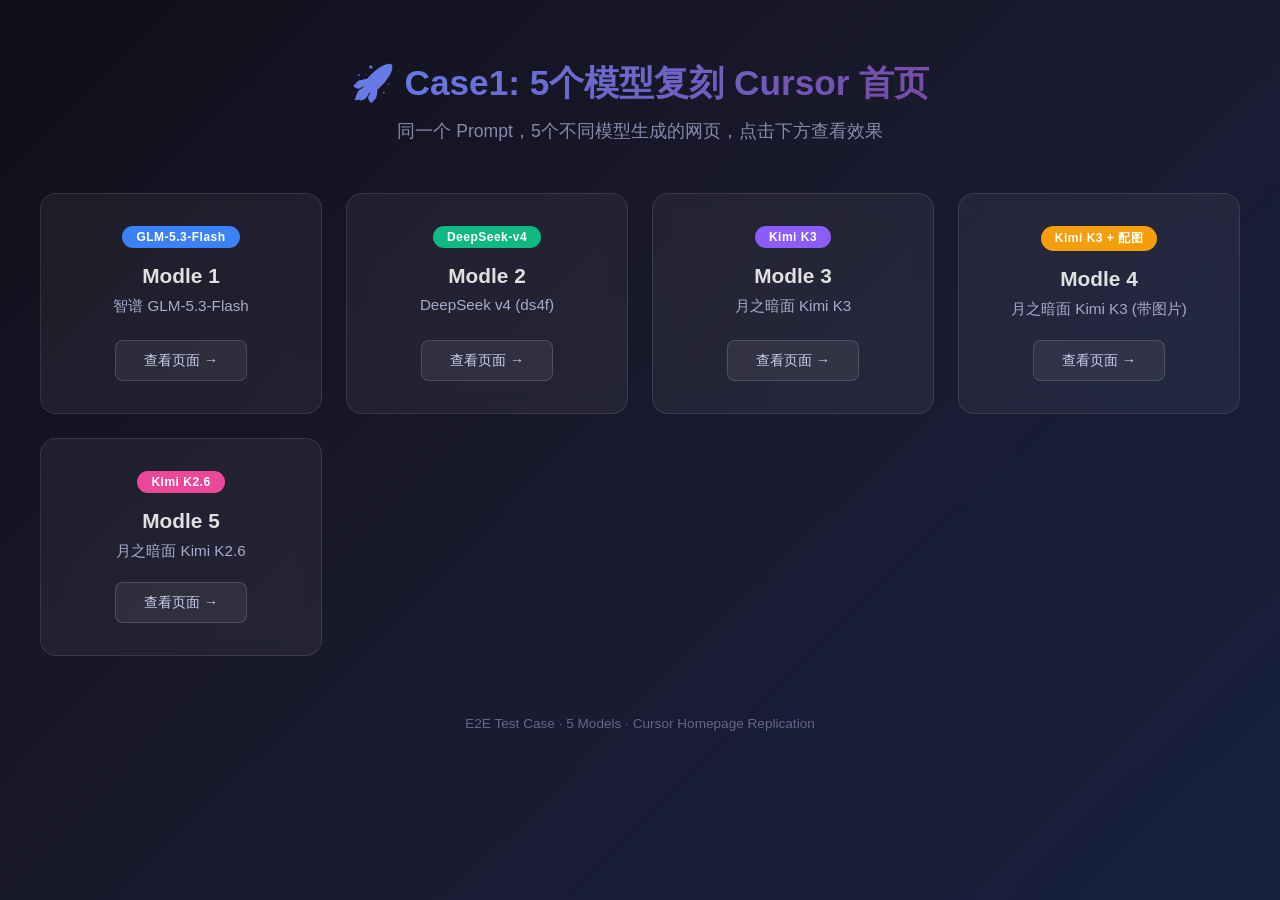
<file: index.html>
<!DOCTYPE html>
<html lang="zh-CN">
<head>
  <meta charset="UTF-8">
  <meta name="viewport" content="width=device-width, initial-scale=1.0">
  <title>Case1 - 5个模型复刻Cursor首页对比</title>
  <style>
    * { margin: 0; padding: 0; box-sizing: border-box; }
    body {
      font-family: -apple-system, BlinkMacSystemFont, 'Segoe UI', 'PingFang SC', 'Microsoft YaHei', sans-serif;
      background: linear-gradient(135deg, #0f0f1a 0%, #1a1a2e 50%, #16213e 100%);
      color: #e0e0e0;
      min-height: 100vh;
      display: flex;
      flex-direction: column;
      align-items: center;
      padding: 60px 20px;
    }
    h1 {
      font-size: 2.2rem;
      font-weight: 700;
      background: linear-gradient(135deg, #667eea 0%, #764ba2 100%);
      -webkit-background-clip: text;
      -webkit-text-fill-color: transparent;
      background-clip: text;
      margin-bottom: 12px;
      text-align: center;
    }
    .subtitle {
      color: #8888aa;
      font-size: 1.1rem;
      margin-bottom: 50px;
      text-align: center;
    }
    .grid {
      display: grid;
      grid-template-columns: repeat(auto-fit, minmax(280px, 1fr));
      gap: 24px;
      max-width: 1200px;
      width: 100%;
    }
    .card {
      background: rgba(255, 255, 255, 0.05);
      border: 1px solid rgba(255, 255, 255, 0.1);
      border-radius: 16px;
      padding: 32px 24px;
      text-align: center;
      transition: all 0.3s ease;
      backdrop-filter: blur(10px);
      text-decoration: none;
      color: inherit;
      display: flex;
      flex-direction: column;
      align-items: center;
    }
    .card:hover {
      transform: translateY(-6px);
      border-color: #667eea;
      box-shadow: 0 12px 40px rgba(102, 126, 234, 0.2);
      background: rgba(255, 255, 255, 0.08);
    }
    .model-badge {
      display: inline-block;
      padding: 4px 14px;
      border-radius: 20px;
      font-size: 0.75rem;
      font-weight: 600;
      letter-spacing: 0.5px;
      margin-bottom: 16px;
    }
    .badge-glm { background: #3b82f6; color: white; }
    .badge-ds { background: #10b981; color: white; }
    .badge-k3 { background: #8b5cf6; color: white; }
    .badge-k3p { background: #f59e0b; color: white; }
    .badge-k26 { background: #ec4899; color: white; }
    .card h2 {
      font-size: 1.3rem;
      font-weight: 600;
      margin-bottom: 8px;
    }
    .card .model-name {
      font-size: 0.95rem;
      color: #aaaacc;
      margin-bottom: 20px;
    }
    .card .visit-btn {
      margin-top: auto;
      padding: 10px 28px;
      border-radius: 8px;
      border: 1px solid rgba(255, 255, 255, 0.15);
      background: rgba(255, 255, 255, 0.06);
      color: #ccccee;
      font-size: 0.9rem;
      font-weight: 500;
      transition: all 0.2s;
    }
    .card:hover .visit-btn {
      background: #667eea;
      border-color: #667eea;
      color: white;
    }
    .footer {
      margin-top: 60px;
      color: #666688;
      font-size: 0.85rem;
    }
  </style>
</head>
<body>
  <h1>🚀 Case1: 5个模型复刻 Cursor 首页</h1>
  <p class="subtitle">同一个 Prompt，5个不同模型生成的网页，点击下方查看效果</p>

  <div class="grid">
    <a class="card" href="modle1-glm5.3-flash/index.html" target="_blank">
      <span class="model-badge badge-glm">GLM-5.3-Flash</span>
      <h2>Modle 1</h2>
      <p class="model-name">智谱 GLM-5.3-Flash</p>
      <span class="visit-btn">查看页面 →</span>
    </a>

    <a class="card" href="modle2-ds4f/index.html" target="_blank">
      <span class="model-badge badge-ds">DeepSeek-v4</span>
      <h2>Modle 2</h2>
      <p class="model-name">DeepSeek v4 (ds4f)</p>
      <span class="visit-btn">查看页面 →</span>
    </a>

    <a class="card" href="modle3-kimi-k3/index.html" target="_blank">
      <span class="model-badge badge-k3">Kimi K3</span>
      <h2>Modle 3</h2>
      <p class="model-name">月之暗面 Kimi K3</p>
      <span class="visit-btn">查看页面 →</span>
    </a>

    <a class="card" href="modle4-k3-pic/index.html" target="_blank">
      <span class="model-badge badge-k3p">Kimi K3 + 配图</span>
      <h2>Modle 4</h2>
      <p class="model-name">月之暗面 Kimi K3 (带图片)</p>
      <span class="visit-btn">查看页面 →</span>
    </a>

    <a class="card" href="modle5-kimi-k2.6/index.html" target="_blank">
      <span class="model-badge badge-k26">Kimi K2.6</span>
      <h2>Modle 5</h2>
      <p class="model-name">月之暗面 Kimi K2.6</p>
      <span class="visit-btn">查看页面 →</span>
    </a>
  </div>

  <p class="footer">E2E Test Case · 5 Models · Cursor Homepage Replication</p>
</body>
</html>
</file>
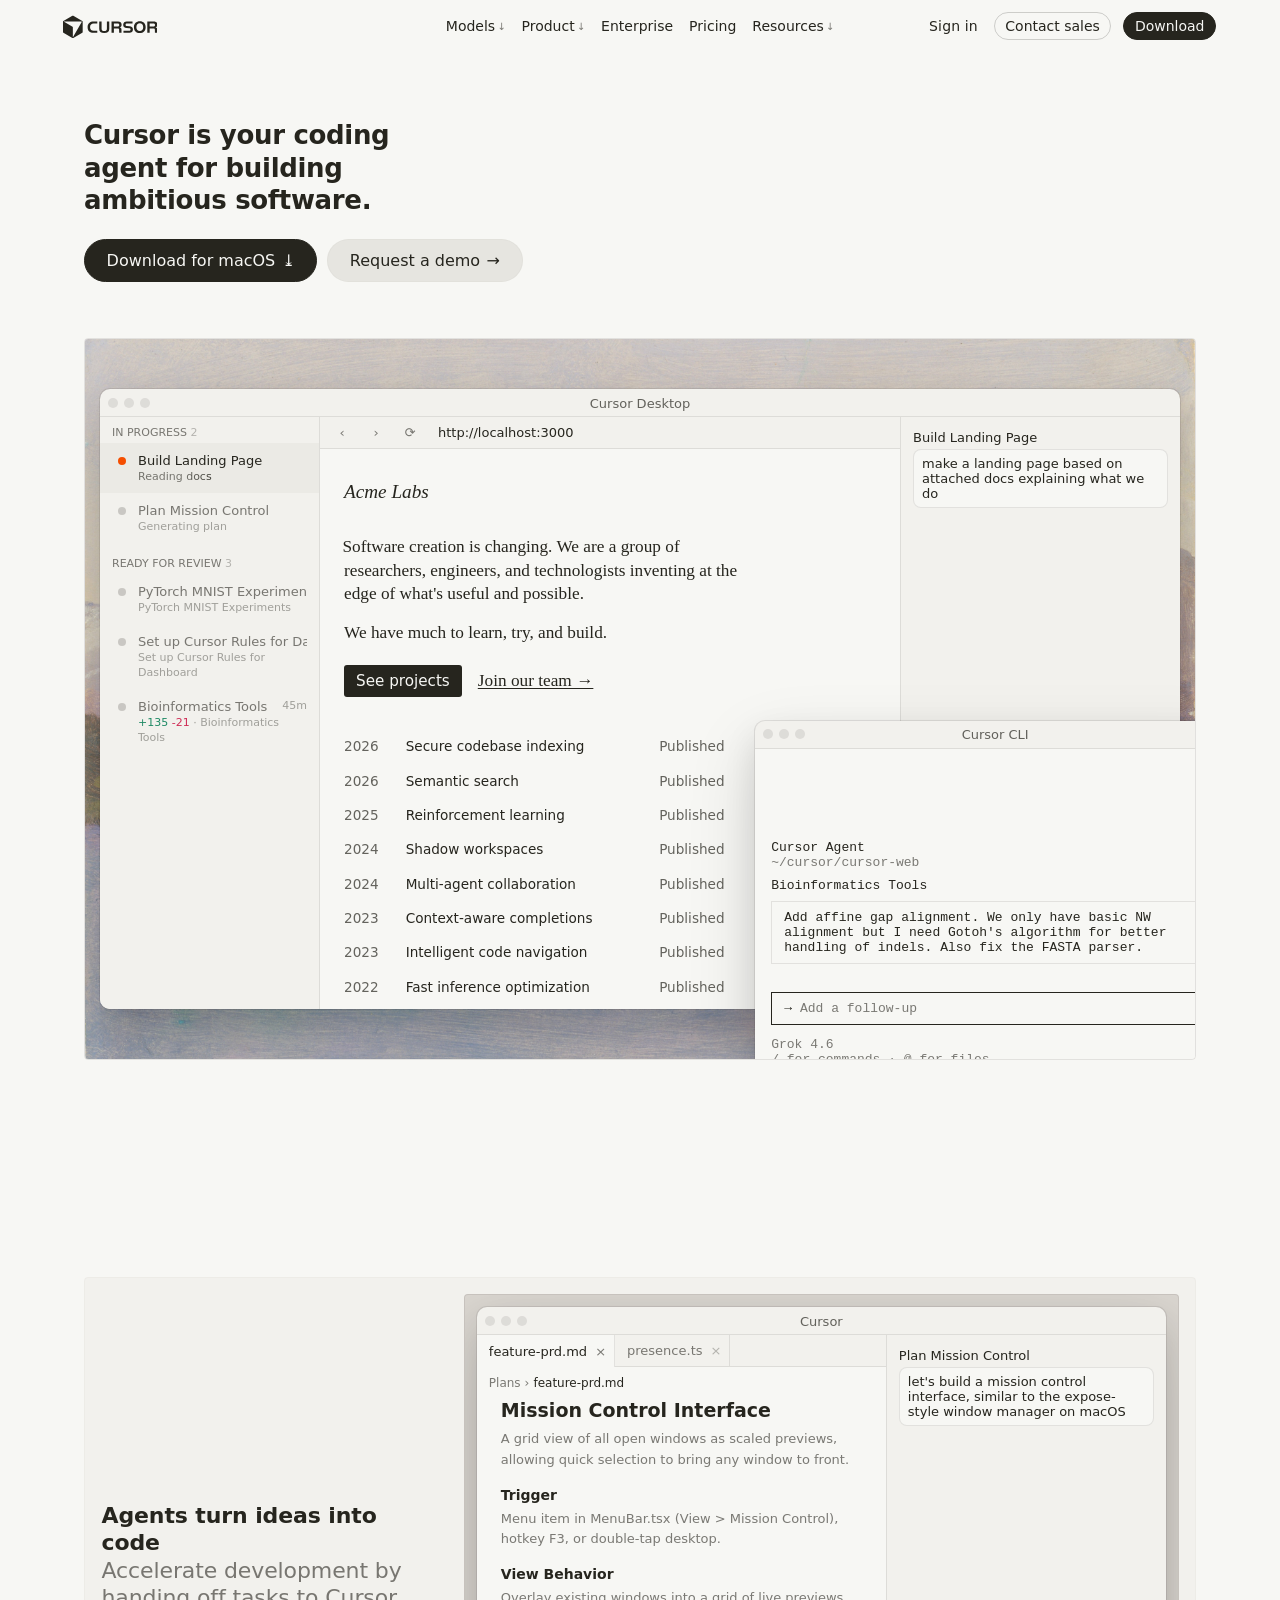
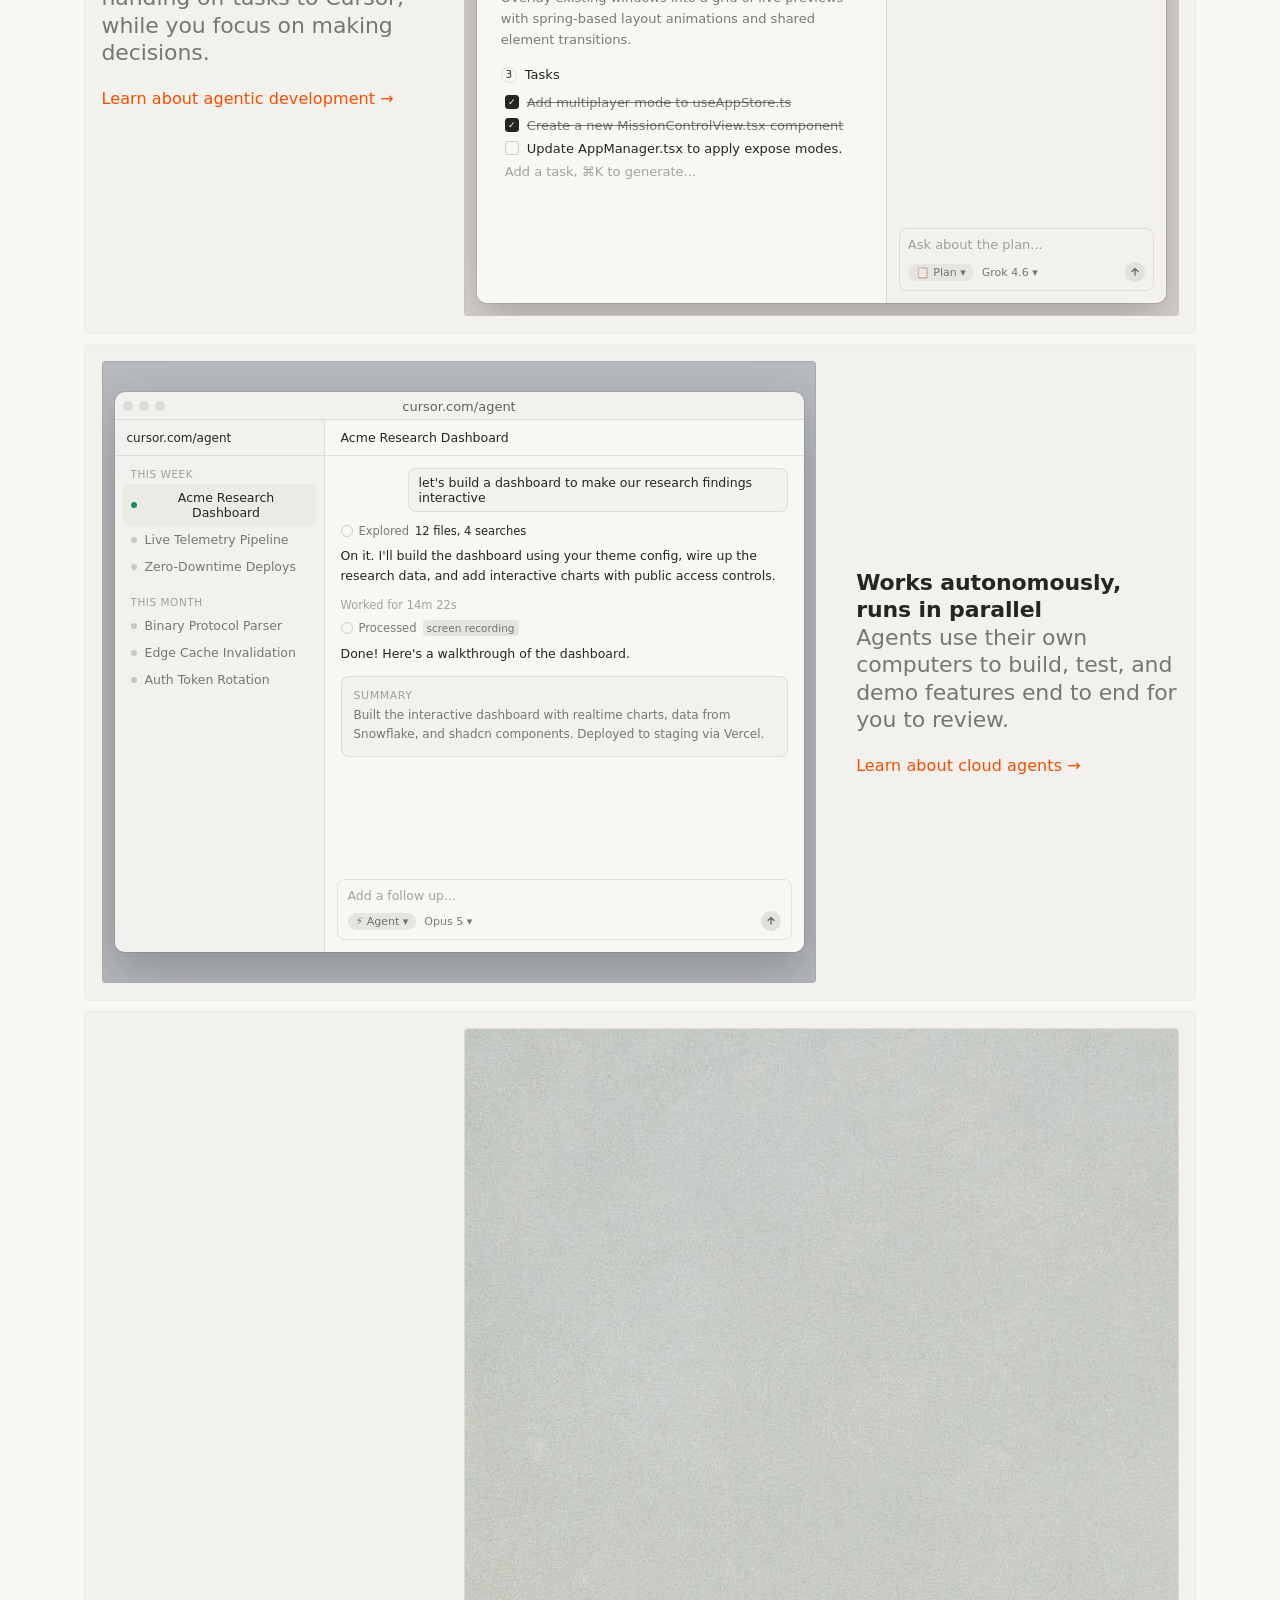
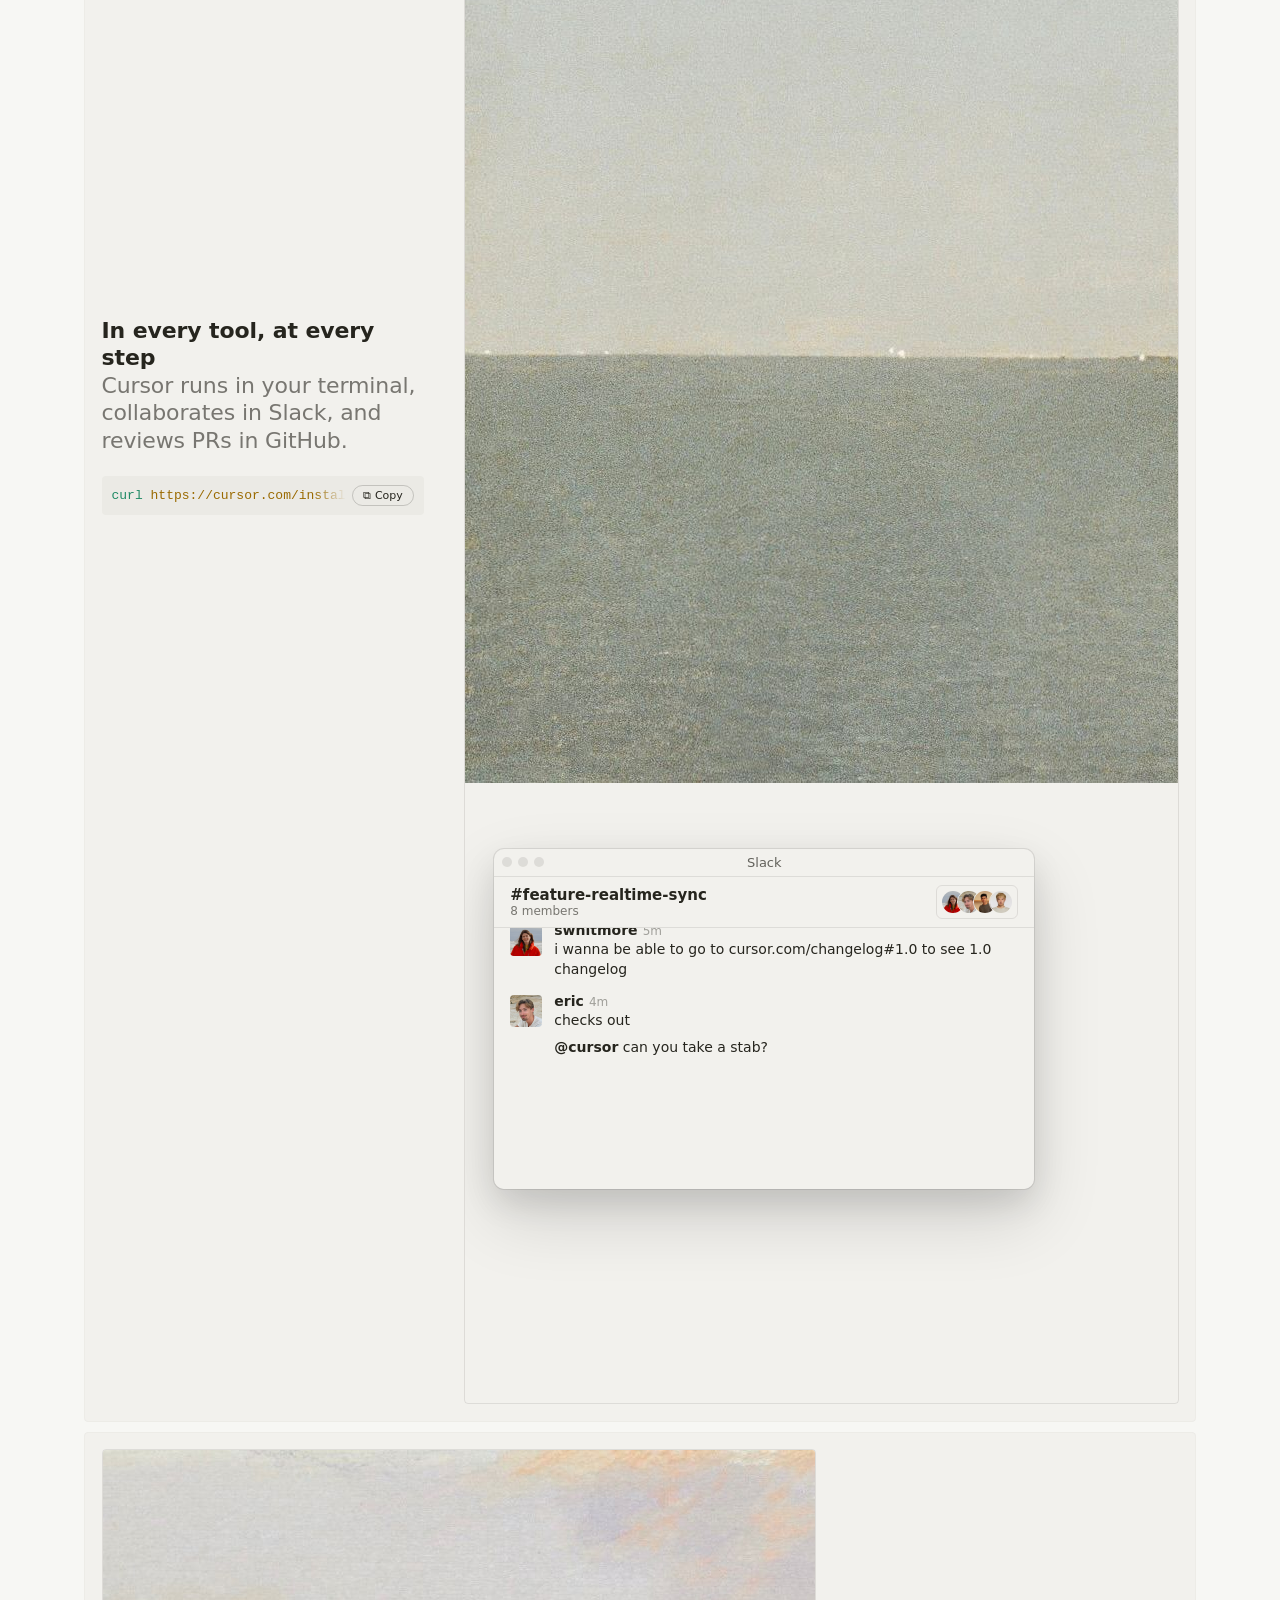
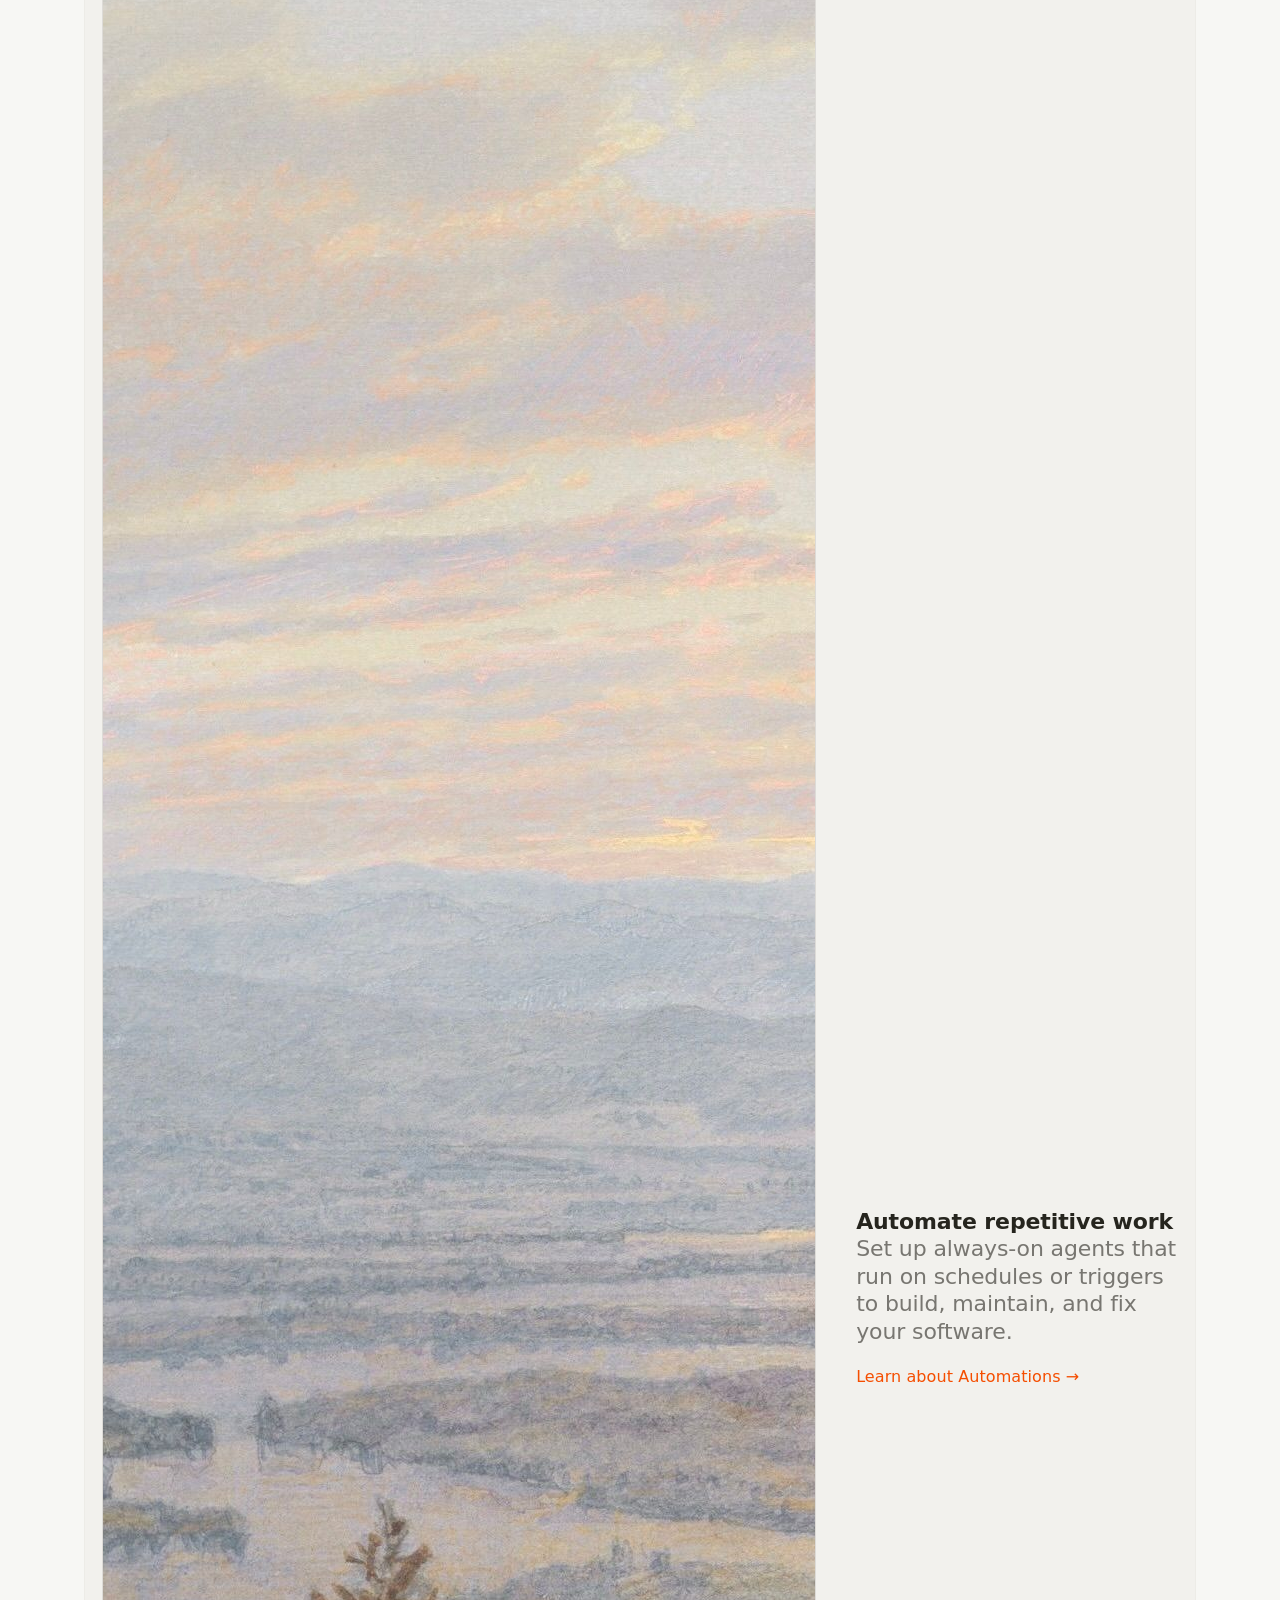
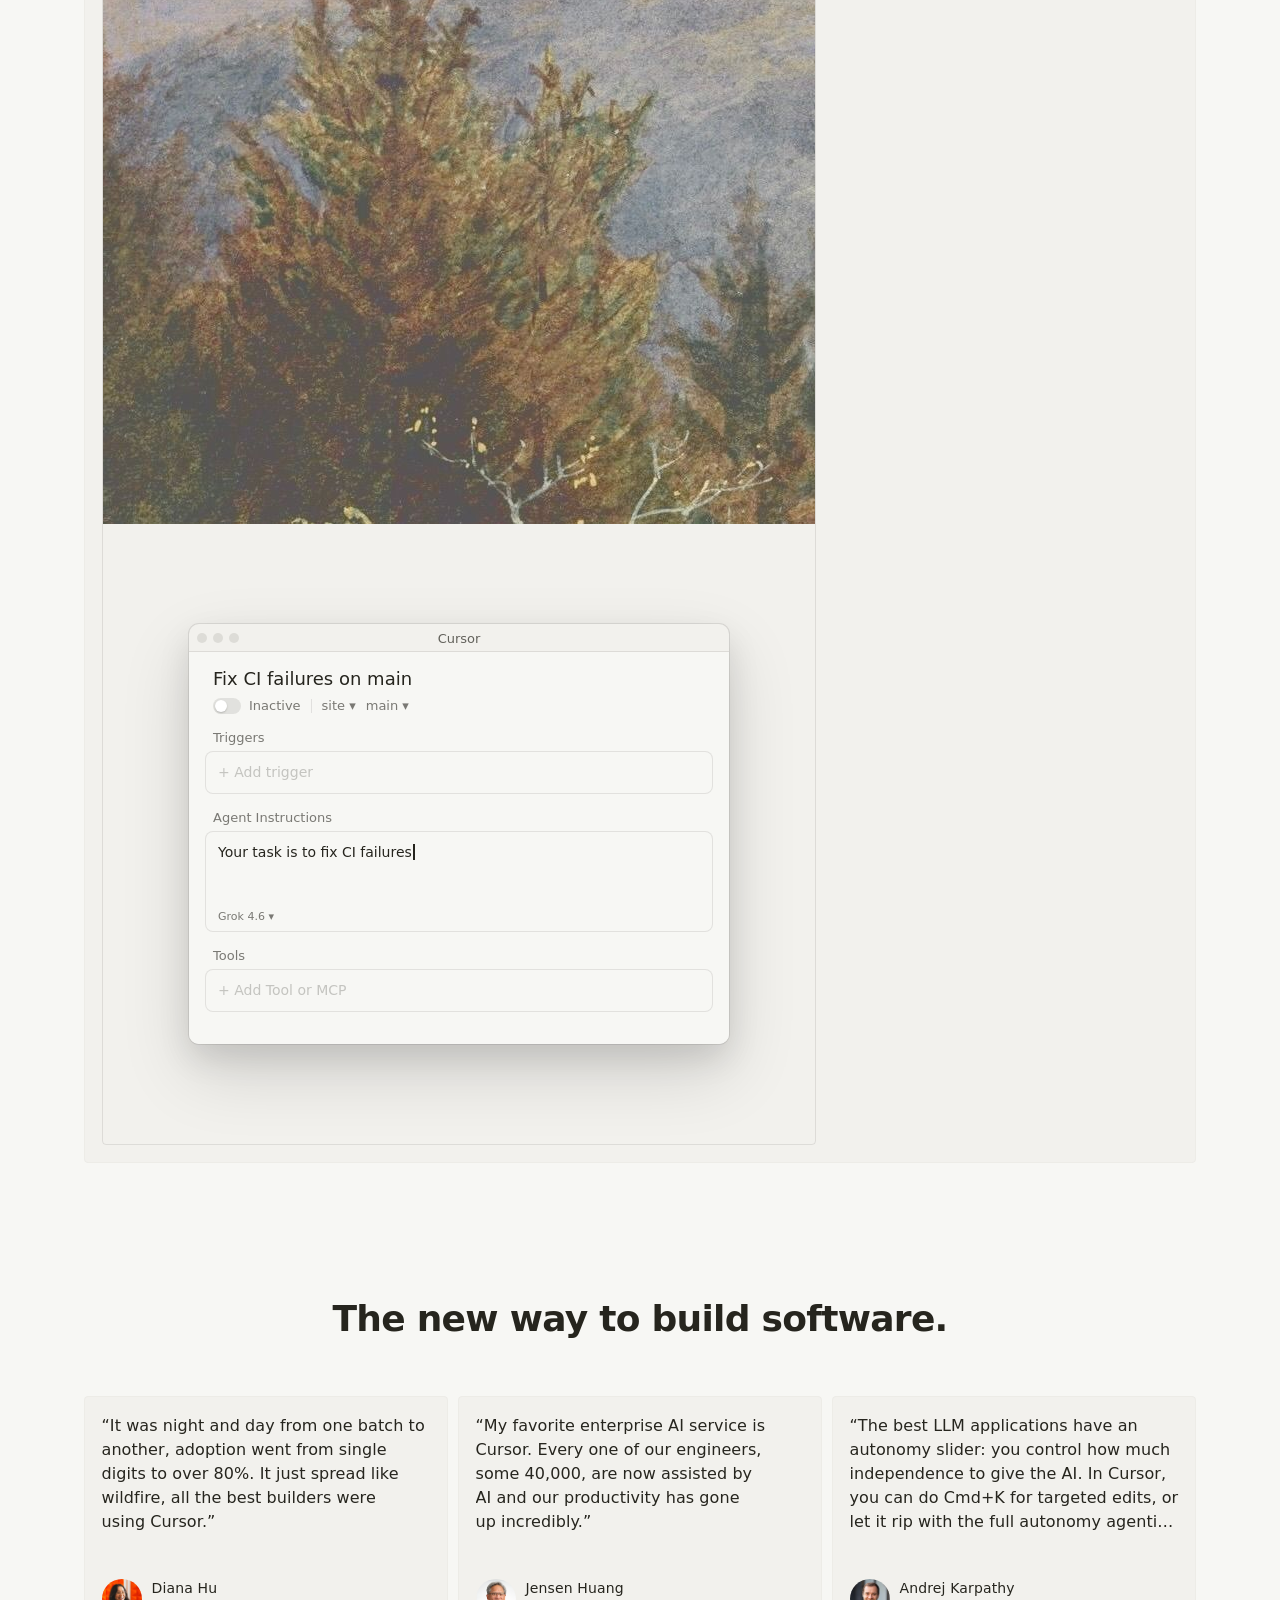
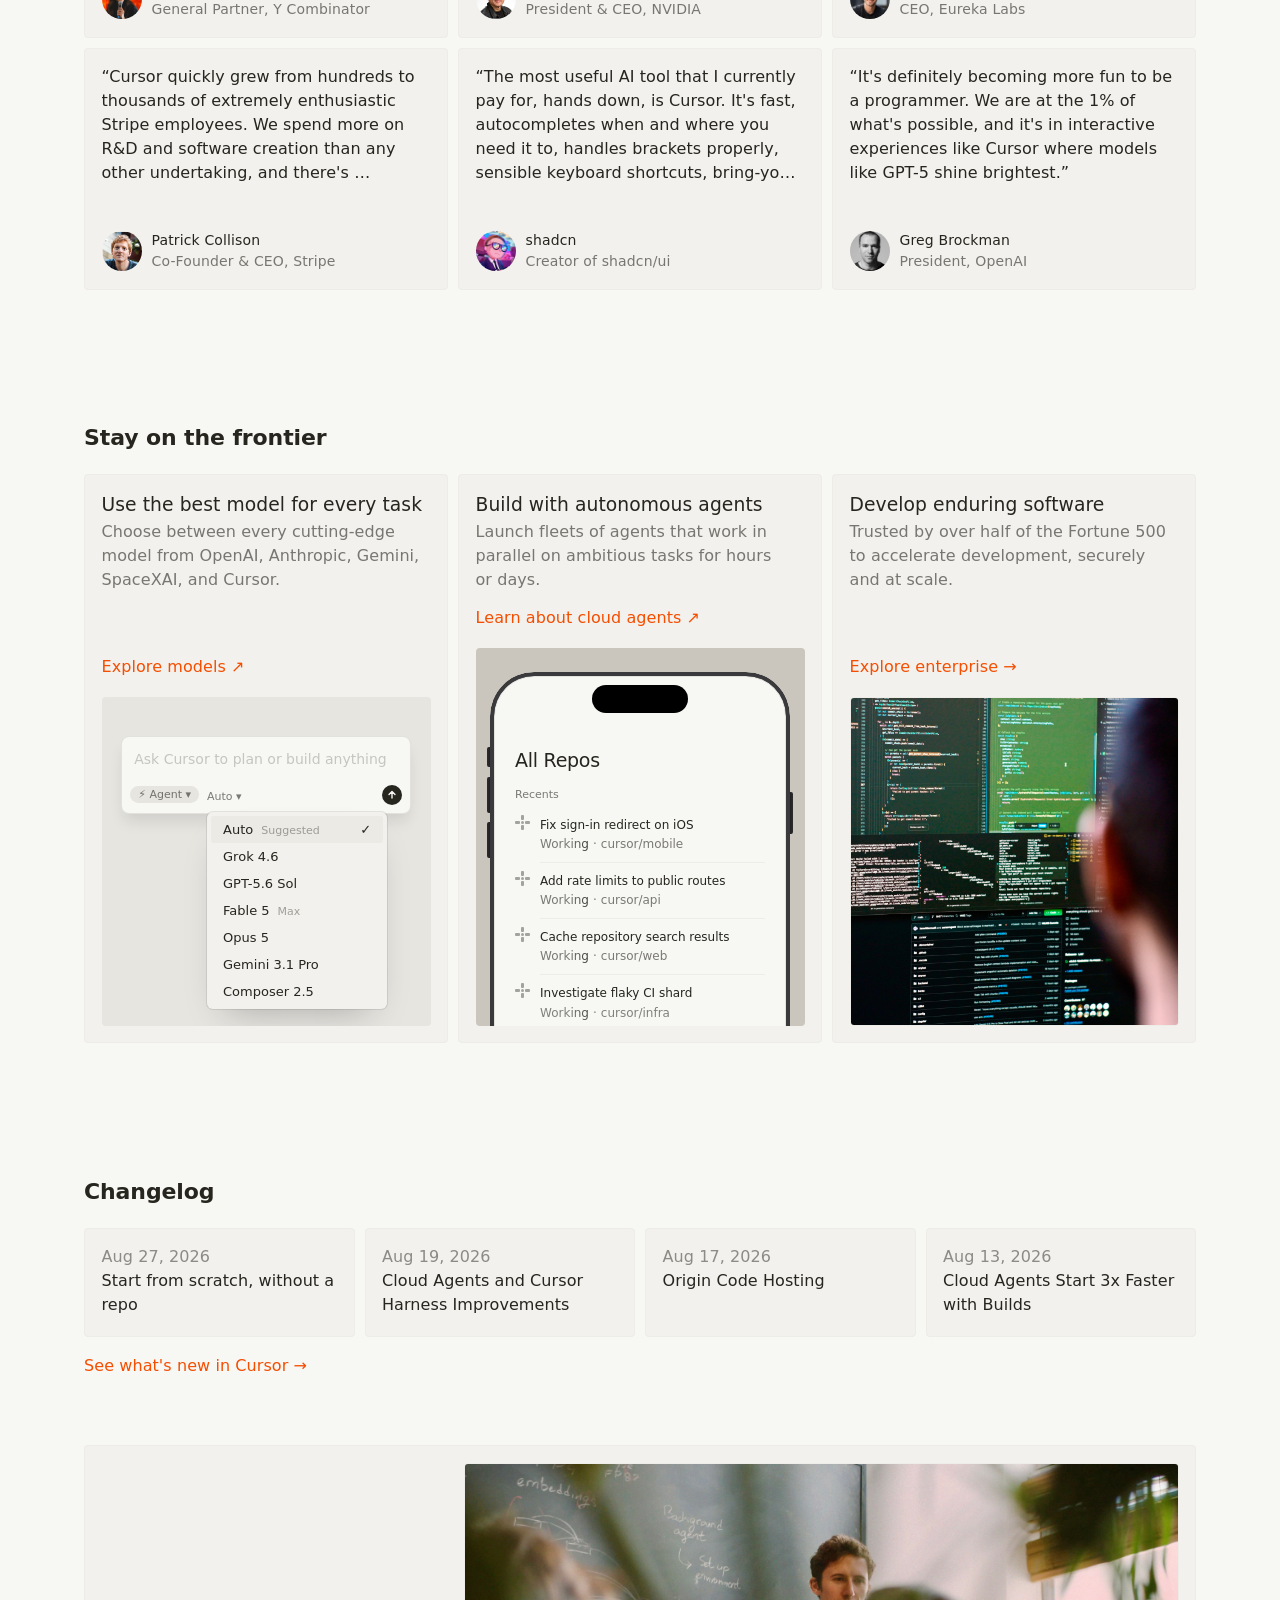
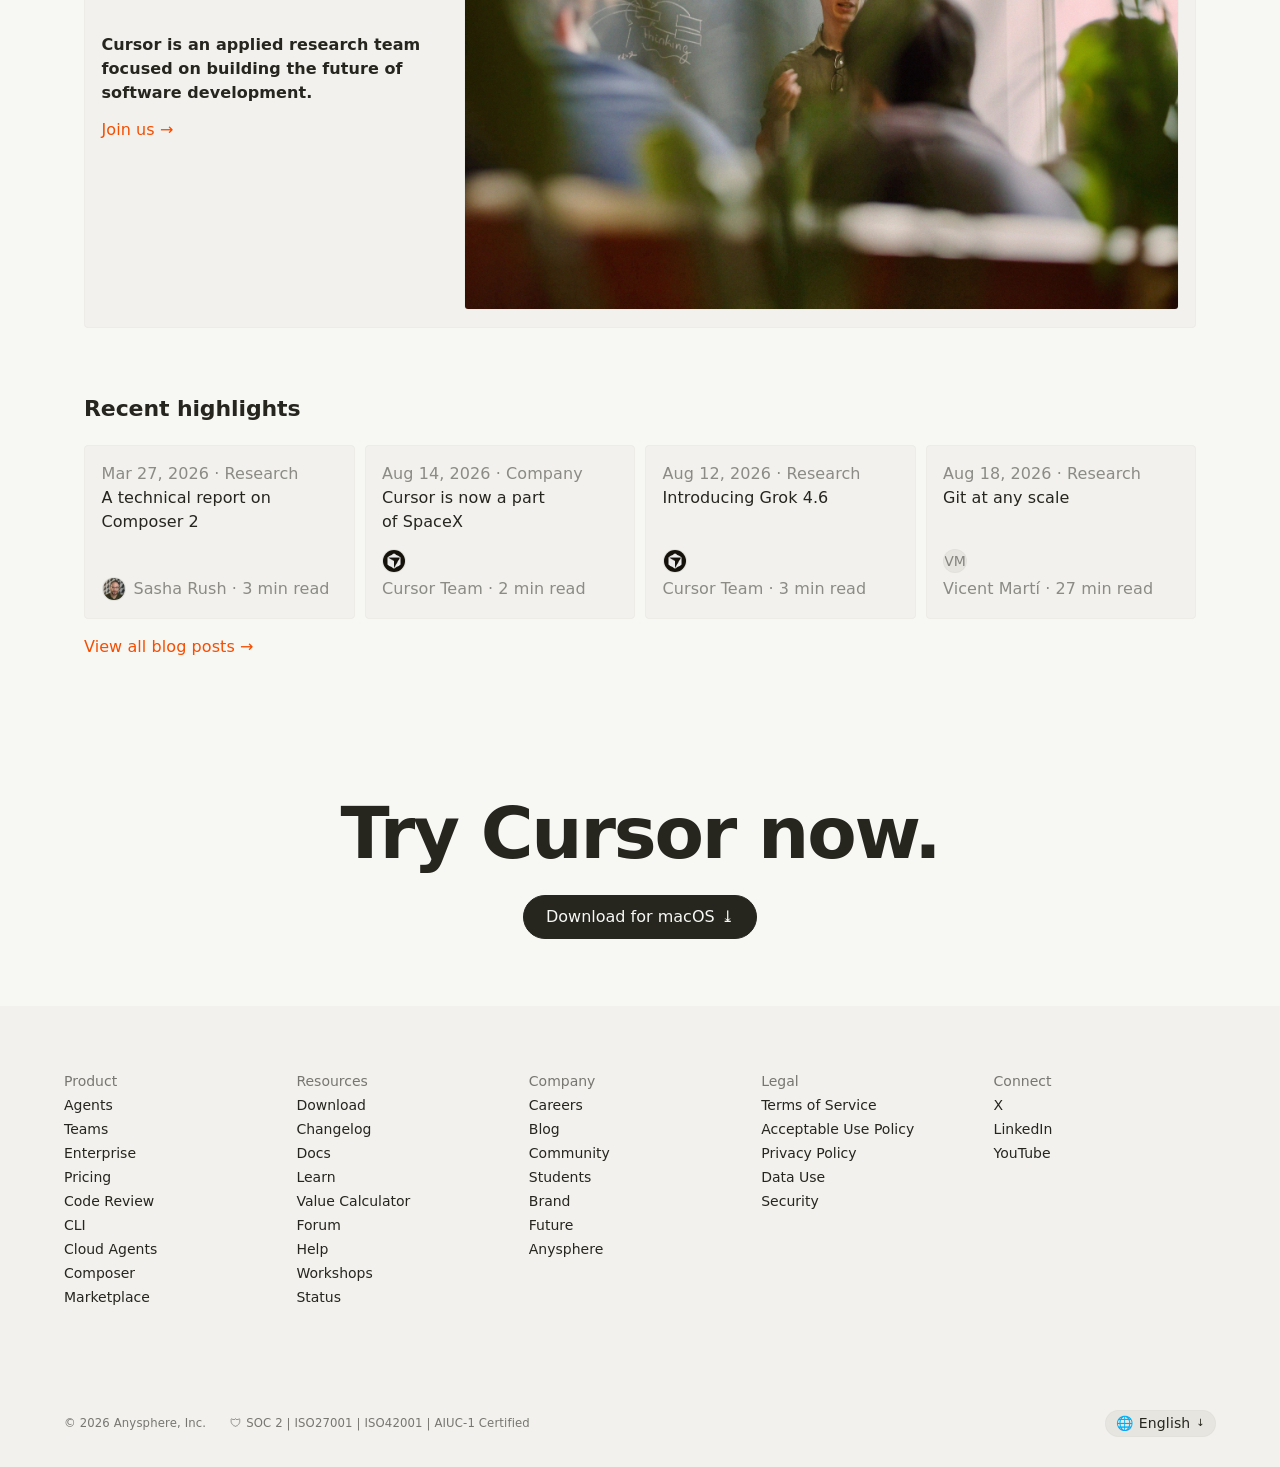
<file: modle3-kimi-k3/index.html>
<!DOCTYPE html>
<html lang="en">
<head>
<meta charset="UTF-8">
<meta name="viewport" content="width=device-width, initial-scale=1.0">
<title>Cursor: AI Coding Agent for Building Ambitious Software</title>
<style>
/* ============================================================
   Cursor 官网设计系统 —— 1:1 提取自 cursor.com 线上 CSS
   ============================================================ */
:root{
  --g:10px; --v:22.4px; --site-header-height:52px;
  --bg:#f7f7f4; --fg:#26251e;
  --text-mid:#26251e80; --text-sec:#26251e99; --text-ter:#26251e66;
  --accent:#f54e00;
  --card:#f2f1ed; --card2:#ebeae5; --card3:#e6e5e0; --card4:#e1e0db;
  --card-hover:#ebeae5;
  --border-01:#26251e06; --border-01-5:#26251e0d; --border-02:#26251e1a; --border-02-5:#26251e33;
  --btn-bg:#26251e; --btn-text:#f7f7f4;
  --ansi-green:#1f8a65; --ansi-red:#cf2d56;
  --bg-hover:#26251e08;
  --font-system:system-ui,-apple-system,BlinkMacSystemFont,"Segoe UI","Helvetica Neue",Arial,sans-serif;
  --font-serif:ui-serif,"Iowan Old Style","Palatino Linotype",Georgia,Cambria,"Times New Roman",Times,serif;
  --font-mono:"Berkeley Mono",ui-monospace,SFMono-Regular,Menlo,Monaco,Consolas,monospace;
  --shadow-flyout:0 0 1rem #00000005,0 0 .5rem #00000002;
  --shadow-window:0 28px 70px rgba(0,0,0,.14),0 14px 32px rgba(0,0,0,.1),0 0 0 1px var(--border-02);
  --ease-spring:cubic-bezier(.22,1,.36,1);
}
*{box-sizing:border-box;margin:0;padding:0}
html{font-family:var(--font-system);scroll-behavior:smooth}
body{background:var(--bg);color:var(--fg);min-height:100vh;padding-top:var(--site-header-height);-webkit-font-smoothing:antialiased}
a{color:inherit;text-decoration:none}
button{font:inherit;background:none;border:0;color:inherit}
img{display:block}
::selection{background:var(--accent);color:#fff}

/* ---------- 字号阶梯(官网 type-*) ---------- */
.t-xs{font-size:.75rem;line-height:1.5;letter-spacing:.01em}
.t-sm{font-size:.875rem;line-height:1.5;letter-spacing:.01em}
.t-base{font-size:1rem;line-height:1.5;letter-spacing:.005em}
.t-md{font-size:1.375rem;line-height:1.25;letter-spacing:-.005em}
.t-md-lg{font-size:1.625rem;line-height:1.25;letter-spacing:-.0125em}
.t-lg{font-size:2.25rem;line-height:1.2;letter-spacing:-.02em}
.t-xl{font-size:3.25rem;line-height:1.15;letter-spacing:-.025em}
.t-2xl{font-size:4.5rem;line-height:1.1;letter-spacing:-.03em}
.text-sec{color:var(--text-sec)} .text-ter{color:var(--text-ter)} .text-mid{color:var(--text-mid)}
.text-balance{text-wrap:balance} .text-pretty{text-wrap:pretty}

/* ---------- 布局 ---------- */
.container{max-width:72rem;margin-inline:auto;padding-inline:calc(var(--g)*2)}
.section{padding-block:calc(var(--v)*3)}

/* ---------- 按钮(药丸) ---------- */
.btn{display:inline-flex;align-items:center;justify-content:center;gap:.4em;line-height:1;cursor:pointer;border-radius:3.4e38px;font-size:1rem;padding:.78em 1.35em .8em;border:1px solid var(--btn-bg);background:var(--btn-bg);color:var(--btn-text);transition:opacity .15s,transform .15s,background .15s}
.btn:hover{opacity:.88} .btn:active{transform:scale(.98)}
.btn--sm{font-size:.875rem;padding:.4em .75em .42em}
.btn--secondary{background:var(--card3);border-color:var(--border-01);color:var(--fg)}
.btn--ghost{background:transparent;border-color:var(--border-02-5);color:var(--fg)}
.btn--ghost:hover{background:var(--card);opacity:1}
.btn-tertiary{display:inline-flex;align-items:center;gap:.3em;color:var(--accent);font-size:1rem;letter-spacing:.005em}
.btn-tertiary:hover{text-decoration:underline;text-underline-offset:.2em}

/* ---------- 卡片 ---------- */
.card{position:relative;background:var(--card);border-radius:4px;padding:calc(var(--g)*1.75)}
.card::before{content:"";pointer-events:none;position:absolute;inset:0;z-index:30;border:1px solid var(--border-01);border-radius:4px}
.card-hover{transition:background .15s} .card-hover:hover{background:var(--card-hover)}

/* ---------- 顶部导航 ---------- */
.site-header{position:fixed;top:0;left:0;z-index:50;width-full;width:100%;background:var(--bg);padding-inline:calc(var(--g)*2)}
.site-header .bar{position:relative;z-index:2;max-width:72rem;margin-inline:auto;display:grid;height:var(--site-header-height);grid-template-columns:1fr auto auto;align-items:center}
@media(min-width:1024px){.site-header .bar{grid-template-columns:auto 1fr auto}}
.nav-center{position:absolute;top:50%;left:50%;transform:translate(-50%,-50%)}
.nav-center ul{display:flex;align-items:center;list-style:none}
.nav-center>ul>li{position:relative}
.nav-link{display:inline-flex;align-items:center;gap:2px;border-radius:4px;padding:6px 8px;font-size:.875rem;cursor:pointer;transition:background .15s}
.nav-link:hover{background:var(--bg-hover)}
.nav-caret{font-size:10px;color:var(--text-sec);transition:transform .2s;display:inline-block}
.flyout{position:absolute;left:0;top:100%;z-index:50;padding-top:8px;opacity:0;transform:translateY(-4px);pointer-events:none;transition:opacity .2s,transform .2s}
li:hover>.flyout,li:focus-within>.flyout{opacity:1;transform:translateY(0);pointer-events:auto}
li:hover>.nav-link .nav-caret,li:focus-within>.nav-link .nav-caret{transform:rotate(180deg)}
.flyout-card{background:var(--card);border:1px solid var(--border-02);border-radius:6px;padding:8px;box-shadow:var(--shadow-flyout)}
.flyout-card ul{display:grid;grid-template-columns:1fr;list-style:none}
.flyout-card.cols-2 ul{grid-template-columns:repeat(2,auto);column-gap:calc(var(--g)*1.5)}
.flyout-card li{min-width:8rem}
.flyout-card a{display:block;border-radius:4px;padding:6px 8px;font-size:.875rem;transition:background .15s}
.flyout-card a:hover{background:var(--card-hover)}
.header-actions{display:flex;align-items:center;gap:12px;justify-self:end}
@media(max-width:640px){.header-actions .btn--download{display:none}}
@media(max-width:1023px){.header-actions .btn--contact{display:none}.nav-center{display:none}}
@media(max-width:640px){.header-actions .signin{display:none}}

/* 移动端全屏菜单 */
.hamburger{display:none;position:relative;margin-left:16px;width:24px;height:24px;cursor:pointer;align-items:center;justify-content:center}
@media(max-width:1023px){.hamburger{display:inline-flex}}
.mobile-nav{position:fixed;inset:0;z-index:50;display:flex;flex-direction:column;background:var(--bg);padding-inline:20px;opacity:0;pointer-events:none;transition:opacity .3s}
.mobile-nav.open{opacity:1;pointer-events:auto}
.mobile-nav header{display:flex;height:var(--site-header-height);align-items:center;justify-content:flex-end;flex-shrink:0;margin-bottom:calc(var(--v)*3)}
.mobile-nav .close{width:24px;height:24px;cursor:pointer}
.mobile-nav ul{list-style:none}
.mobile-nav .m-item{display:flex;width:100%;cursor:pointer;align-items:center;justify-content:space-between;padding-block:8px;font-size:2.25rem;line-height:1.2;letter-spacing:-.02em}
.mobile-nav .m-sub{max-height:0;overflow:hidden;transition:max-height .3s}
.mobile-nav .m-item[aria-expanded="true"]+.m-sub{max-height:400px}
.mobile-nav .m-sub a{display:block;padding-block:6px;padding-left:16px;color:var(--text-sec)}

/* ---------- Hero ---------- */
.hero h1{margin-bottom:var(--v);max-width:24ch}
.hero-head{margin-bottom:calc(var(--v)*2.5);max-width:65ch;text-align:left}
.hero-ctas{display:flex;align-items:center;gap:var(--g)}
.demo-stage{position:relative;overflow:hidden;border-radius:4px;border:1px solid var(--border-02)}
.demo-stage>.wallpaper{position:absolute;inset:0;width:100%;height:100%;object-fit:cover}
.demo-inner{position:relative;width:100%;height:min(780px,70vh);min-height:720px;user-select:none}
@media(max-width:767px){.demo-inner .dw-layer{pointer-events:none;opacity:0}}
.dw-layer{position:absolute;inset:0;z-index:10}

/* 悬浮窗口 */
.demo-window{position:absolute;border-radius:10px;overflow:hidden;display:flex;flex-direction:column;background:var(--card);box-shadow:var(--shadow-window);user-select:none;touch-action:none}
.dw-titlebar{position:relative;height:28px;flex-shrink:0;display:flex;align-items:center;justify-content:space-between;border-bottom:1px solid var(--border-02);padding-inline:8px;cursor:grab}
.dw-titlebar:active{cursor:grabbing}
.dw-dots{display:flex;gap:6px}
.dw-dots span{width:10px;height:10px;border-radius:50%;background:var(--border-02)}
.dw-title{position:absolute;top:50%;left:50%;transform:translate(-50%,-50%);font-size:13px;opacity:.7;pointer-events:none;white-space:nowrap}
.dw-action{margin-right:-4px;border-radius:4px;padding:4px 8px;font-size:13px;color:var(--text-sec);opacity:0;transition:opacity .2s;cursor:pointer}
.demo-window:hover .dw-action{opacity:1}
.dw-action:hover{background:var(--bg-hover)}
.dw-body{min-height:0;width:100%;flex:1;overflow:hidden;display:flex;flex-direction:column}
.rh{position:absolute;z-index:40}
.rh.n{left:8px;right:8px;top:0;height:8px;cursor:ns-resize}
.rh.s{left:8px;right:8px;bottom:0;height:8px;cursor:ns-resize}
.rh.e{top:8px;bottom:8px;right:0;width:6px;cursor:ew-resize}
.rh.w{top:8px;bottom:8px;left:0;width:6px;cursor:ew-resize}
.rh.nw{top:0;left:0;width:10px;height:10px;cursor:nwse-resize}
.rh.ne{top:0;right:0;width:10px;height:10px;cursor:nesw-resize}
.rh.sw{bottom:0;left:0;width:10px;height:10px;cursor:nesw-resize}
.rh.se{bottom:0;right:0;width:10px;height:10px;cursor:nwse-resize}

/* IDE 演示内容 */
.ide{display:flex;height:100%;width:100%}
.ide-sidebar{flex:2 1 0;min-width:220px;max-width:320px;border-right:1px solid var(--border-02);background:var(--card);height:100%}
.side-label{padding:4px 12px;font-size:11px;font-weight:500;text-transform:uppercase;color:var(--text-sec)}
.side-label .n{opacity:.5}
.side-row{display:flex;width:100%;cursor:pointer;align-items:flex-start;gap:8px;padding:10px 12px 10px 14px;text-align:left;font-size:13px;transition:background .15s}
.side-row:hover{background:var(--bg-hover)}
.side-row.active{background:var(--card-hover)}
.side-dot{width:16px;height:16px;display:flex;align-items:center;justify-content:center;flex-shrink:0}
.side-dot i{display:block;width:8px;height:8px;border-radius:50%;background:var(--border-02-5)}
.side-row.active .side-dot i{background:var(--accent)}
.side-row .t{overflow:hidden;text-overflow:ellipsis;white-space:nowrap}
.side-row .s{font-size:11px;color:var(--text-sec)}
.diff-plus{color:var(--ansi-green)} .diff-minus{color:var(--ansi-red)}
.ide-main{flex:8 1 0;min-width:0;display:flex;flex-direction:column}
.browser-bar{display:flex;height:32px;flex-shrink:0;align-items:center;gap:6px;border-bottom:1px solid var(--border-02);background:var(--card);padding:0 12px 0 8px}
.browser-bar .nav-btn{width:28px;height:28px;display:flex;align-items:center;justify-content:center;border-radius:4px;color:var(--text-sec);font-size:13px}
.browser-url{display:flex;height:28px;flex:1;align-items:center;padding-inline:8px;font-size:13px;overflow:hidden;white-space:nowrap}
.browser-view{position:relative;flex:1;overflow:hidden;background:var(--bg)}
.preview-page{position:absolute;inset:0;overflow:auto;padding:32px 24px;font-family:var(--font-serif)}
.preview-brand{font-weight:500;font-style:italic;font-size:1.2rem;font-feature-settings:"cswh" 1}
.preview-body{max-width:48ch;font-size:1.08rem;line-height:1.35}
.preview-cta{background:var(--fg);color:var(--bg);border-radius:3px;padding:6px 12px;font-size:.95rem;font-family:var(--font-system);cursor:pointer}
.preview-link{text-decoration:underline;text-underline-offset:.125em}
.preview-table{margin-top:32px;width:100%;border-collapse:collapse;font-family:var(--font-system);font-size:.85rem}
.preview-table td{padding:8px 16px 8px 0}
.preview-table td:first-child,.preview-table td:last-child{opacity:.7}
.preview-table tr:hover{background:var(--bg-hover)}
.ide-chat{flex:2.5 1 0;min-width:280px;border-left:1px solid var(--border-02);background:var(--card);display:flex;flex-direction:column;height:100%}
.chat-title{display:flex;height:32px;flex-shrink:0;align-items:center;padding:8px 12px 0;font-size:13px;font-weight:500}
.chat-scroll{flex:1;overflow-y:auto;padding:0 12px;min-height:0}
.chat-bubble{margin-left:auto;width:100%;max-width:580px;border-radius:8px;border:1px solid var(--border-02);background:var(--bg);padding:6px 8px;font-size:13px;white-space:pre-wrap;word-break:break-word}
.chat-input-wrap{flex-shrink:0;padding:12px;padding-top:0}
.chat-input{border:1px solid var(--border-02);border-radius:8px;overflow:hidden;background:transparent}
.chat-input:focus-within{border-color:var(--text-ter);background:var(--bg)}
.chat-input textarea{width:100%;resize:none;background:transparent;border:0;outline:0;padding:8px 8px 6px;font:inherit;font-size:13px;color:var(--fg);max-height:200px}
.chat-input textarea::placeholder{color:var(--text-ter)}
.chat-toolbar{display:flex;align-items:center;justify-content:space-between;padding:4px 8px 8px}
.pill{display:inline-flex;align-items:center;gap:4px;border-radius:999px;background:var(--card3);padding:2px 8px;font-size:11px;color:var(--text-sec);cursor:pointer}
.pill:hover{color:var(--fg)}
.model-pick{display:inline-flex;align-items:center;gap:2px;font-size:11px;color:var(--text-sec);cursor:pointer;background:none}
.model-pick:hover{color:var(--fg)}
.send-btn{display:flex;width:20px;height:20px;align-items:center;justify-content:center;border-radius:50%;background:var(--card4);color:var(--text-sec);border:0}

/* CLI 演示 */
.cli{display:flex;flex-direction:column;height:100%;background:var(--bg);font-size:13px;font-family:var(--font-mono)}
.cli-scroll{flex:1;overflow-y:auto;padding:1em 16px 8px;display:flex;flex-direction:column;justify-content:flex-end}
.cli-box{border:1px solid var(--border-02);background:var(--bg);padding:8px 12px;margin-bottom:16px}
.cli-input{display:flex;align-items:center;gap:8px;border:1px solid var(--fg);padding:8px 12px;margin-top:12px}
.cli-input input{flex:1;background:none;border:0;outline:0;font:inherit;color:var(--fg)}
.cli-input input::placeholder{color:var(--text-sec)}
.cli-hint{margin-top:12px;min-height:36px;color:var(--text-sec)}

/* ---------- Logo 翻转墙 ---------- */
.logo-garden{padding-top:0;padding-bottom:calc(var(--v)*1.5);text-align:center}
.logo-flip-row{display:grid;gap:var(--g);grid-template-columns:repeat(4,minmax(0,1fr))}
.logo-flip-card{perspective:1000px;width:100%;min-width:0;height:4rem}
.logo-flip-card:nth-child(n+5){display:none}
@media(min-width:660px){.logo-flip-row{grid-template-columns:repeat(8,minmax(0,1fr))}.logo-flip-card:nth-child(n+5){display:block}}
@media(min-width:1024px){.logo-flip-card{height:4.5rem}}
.logo-flip-card-inner{height:100%;width:100%;position:relative;transform-style:preserve-3d;transition:transform .6s ease-in-out}
.logo-flip-card-inner.flipped{transform:rotateX(180deg)}
.logo-flip-card-face{position:absolute;inset:0;backface-visibility:hidden;display:flex}
.logo-flip-card-front{transform:rotateX(0)}
.logo-flip-card-back{transform:rotateX(180deg)}
.logo-tile{display:flex;height:100%;width:100%;align-items:center;justify-content:center;border-radius:4px;border:1px solid var(--border-01);background:var(--card);padding-inline:8px}
.logo-tile svg{height:1.5rem;width:auto;object-fit:contain}
@media(min-width:640px){.logo-tile svg{height:1.75rem}}
@media(min-width:768px){.logo-tile svg{height:2rem}}
@media(min-width:1024px){.logo-tile svg{height:2.25rem}}
@media(min-width:1280px){.logo-tile svg{height:2.5rem}}
.logo-tile img{height:1.5rem;width:auto;object-fit:contain}
@media(min-width:768px){.logo-tile img{height:2rem}}
@media(min-width:1280px){.logo-tile img{height:2.5rem}}

/* ---------- 大功能卡 ---------- */
.feature-grid{display:grid;grid-template-columns:1fr;gap:calc(var(--g)*1.75);align-items:center;padding:calc(var(--g)*1.75)}
@media(min-width:1024px){
  .feature-grid{grid-template-columns:repeat(24,1fr);column-gap:var(--g)}
  .fg-text{grid-column:1/9;padding-right:calc(var(--g)*3)}
  .fg-demo{grid-column:9/25}
  .feature-grid.flip .fg-text{grid-column:17/25;justify-self:end;padding-right:0;padding-left:calc(var(--g)*3)}
  .feature-grid.flip .fg-demo{grid-column:1/17;grid-row-start:1}
}
.fg-text h3{font-size:1rem;line-height:1.5;letter-spacing:.005em}
@media(min-width:768px){.fg-text h3,.fg-text .fd{font-size:1.375rem;line-height:1.25;letter-spacing:-.005em}}
.fg-text .fd{color:var(--text-sec);text-wrap:pretty}
.fg-text .fl{margin-top:var(--v)}
.fg-demo-stage{position:relative;overflow:hidden;border-radius:4px;border:1px solid var(--border-02)}
.fg-demo-inner{position:relative;width:100%;height:min(680px,66vh);min-height:620px;user-select:none}
@media(max-width:767px){.fg-demo-inner .dw-layer{pointer-events:none;opacity:0}}
.copy-cmd{display:inline-grid;width:100%;max-width:100%;grid-template-columns:minmax(0,1fr) auto;align-items:center;border-radius:4px;background:var(--card2);transition:background .2s;gap:6px;padding:9px 10px;cursor:pointer}
.copy-cmd:hover{background:var(--card3)}
.copy-cmd code{min-width:0;overflow-x:auto;white-space:nowrap;font-family:var(--font-mono);font-size:13px;scrollbar-width:none;mask-image:linear-gradient(to right,black 0%,black 86%,transparent 100%);-webkit-mask-image:linear-gradient(to right,black 0%,black 86%,transparent 100%)}
.copy-cmd code::-webkit-scrollbar{display:none}
.tok-fn{color:var(--ansi-green)} .tok-str{color:#9a6a00} .tok-kw{color:var(--accent)} .tok-pipe{color:var(--text-ter)}
.copy-btn{pointer-events:none;border:1px solid var(--border-02-5);border-radius:999px;font-size:11px;padding:4px 10px;line-height:1}

/* 编辑器演示 */
.editor{display:flex;height:100%;width:100%}
.ed-main{flex:8 1 0;min-width:0;display:flex;flex-direction:column}
.ed-tabs{display:flex;height:32px;flex-shrink:0;align-items:center;overflow-x:auto;background:var(--card);scrollbar-width:none}
.ed-tabs::-webkit-scrollbar{display:none}
.ed-tab{display:flex;height:100%;cursor:pointer;align-items:center;gap:8px;border-right:1px solid var(--border-02);padding:0 8px 0 12px;font-size:13px;white-space:nowrap}
.ed-tab.active{background:var(--bg);color:var(--fg)}
.ed-tab:not(.active){border-bottom:1px solid var(--border-02);color:var(--text-sec)}
.ed-tab:not(.active):hover{background:#ebeae566}
.ed-tabs .fill{height:100%;flex:1;border-bottom:1px solid var(--border-02)}
.ed-body{flex:1;min-height:0;overflow:auto;background:var(--bg)}
.ed-crumb{display:flex;height:32px;align-items:center;gap:4px;padding:0 12px;font-size:12px;color:var(--text-sec)}
.ed-doc{padding:0 24px 40px}
.ed-doc h2{font-size:19px;font-weight:600;margin-bottom:8px}
.ed-doc h3{font-size:14px;font-weight:600;margin-bottom:6px}
.ed-doc p{font-size:13px;line-height:1.6;color:var(--text-sec);margin-bottom:16px}
.task-head{display:flex;align-items:center;gap:8px;font-size:13px;font-weight:500;margin-bottom:8px}
.task-head .n{display:flex;width:16px;height:16px;align-items:center;justify-content:center;border-radius:50%;border:1px solid var(--border-02);font-size:10px}
.task-item{display:flex;width:100%;cursor:pointer;align-items:center;gap:8px;border-radius:4px;padding:4px;font-size:13px;text-align:left}
.task-item:hover{background:var(--bg-hover)}
.task-check{display:flex;width:14px;height:14px;align-items:center;justify-content:center;border-radius:3px;border:1px solid var(--border-02-5);font-size:9px;flex-shrink:0;transition:all .15s}
.task-item.done .task-check{background:var(--fg);border-color:var(--fg);color:var(--bg)}
.task-item.done .t{color:var(--text-sec);text-decoration:line-through}
.task-input{width:100%;background:none;border:0;outline:0;padding:4px;font:inherit;font-size:13px;color:var(--fg)}
.task-input::placeholder{color:var(--text-ter)}

/* 云代理演示 */
.cloud{display:flex;height:100%;font-size:13px}
.cloud-side{width:210px;flex-shrink:0;display:flex;flex-direction:column;border-right:1px solid var(--border-02);background:var(--card)}
.cloud-side-head{display:flex;height:36px;align-items:center;border-bottom:1px solid var(--border-02);padding:0 12px;font-size:12px;font-weight:500}
.cloud-list{flex:1;overflow-y:auto;padding:8px}
.cloud-group{padding:4px 8px;font-size:10.5px;font-weight:500;text-transform:uppercase;letter-spacing:.05em;color:var(--text-ter)}
.cloud-row{display:flex;width:100%;cursor:pointer;align-items:center;gap:8px;border-radius:6px;padding:6px 8px;font-size:12.5px;color:var(--text-sec);transition:background .15s}
.cloud-row:hover{background:var(--bg-hover)}
.cloud-row.active{background:var(--card-hover);color:var(--fg)}
.cloud-row .dot{width:6px;height:6px;border-radius:50%;background:var(--border-02-5);flex-shrink:0}
.cloud-row.active .dot{background:var(--ansi-green)}
.cloud-main{flex:1;min-width:0;display:flex;flex-direction:column;background:var(--bg)}
.cloud-title{display:flex;height:36px;flex-shrink:0;align-items:center;border-bottom:1px solid var(--border-02);padding:0 16px;font-size:12.5px;font-weight:500}
.cloud-scroll{flex:1;min-height:0;overflow-y:auto;padding:12px 16px}
.cloud-bubble{margin-left:auto;width:fit-content;max-width:85%;border-radius:8px;border:1px solid var(--border-02);background:var(--card);padding:6px 10px;font-size:12.5px;margin-bottom:12px}
.cloud-step{display:flex;align-items:center;gap:6px;font-size:11.5px;color:var(--text-sec);margin-bottom:8px}
.cloud-step .ico{width:12px;height:12px;border-radius:50%;border:1px solid var(--border-02-5);display:inline-block}
.cloud-step .chip{border-radius:4px;background:var(--card3);padding:2px 4px;font-size:10.5px}
.cloud-text{font-size:12.5px;line-height:1.6;margin-bottom:12px}
.cloud-meta{font-size:11.5px;color:var(--text-ter);margin-bottom:8px}
.summary-card{border-radius:8px;border:1px solid var(--border-02);background:var(--card);padding:12px}
.summary-card .lab{margin-bottom:4px;font-size:11px;font-weight:500;text-transform:uppercase;letter-spacing:.05em;color:var(--text-ter)}
.summary-card p{font-size:12px;line-height:1.6;color:var(--text-sec)}

/* Slack 演示 */
.slack{display:flex;flex-direction:column;height:100%;overflow:hidden;border-radius:12px;background:var(--card)}
.slack-head{display:flex;align-items:center;justify-content:space-between;border-bottom:1px solid var(--border-02);padding:8px 16px}
.slack-channel{font-size:15px;font-weight:600;overflow:hidden;text-overflow:ellipsis;white-space:nowrap}
.slack-members{font-size:12px;color:var(--text-sec)}
.slack-avatars{display:flex;align-items:center;border:1px solid var(--border-02);border-radius:6px;padding:4px}
.slack-avatars img{width:24px;height:24px;border-radius:50%;border:1px solid var(--card);object-fit:cover}
.slack-avatars img+img{margin-left:-8px}
.slack-body{flex:1;display:flex;flex-direction:column;justify-content:center;overflow:hidden}
.slack-msg{position:relative;padding:8px 16px 4px;transition:background .15s}
.slack-msg:hover{background:var(--bg-hover)}
.slack-msg .row{display:flex;align-items:flex-start;gap:12px}
.slack-msg .av{width:32px;height:32px;flex-shrink:0;margin-top:4px}
.slack-msg .av img{width:32px;height:32px;border-radius:4px;object-fit:cover}
.slack-name{font-size:14px;font-weight:600}
.slack-app{border-radius:3px;background:var(--border-02);padding:2px 4px;font-size:10px;font-weight:600;line-height:1;color:var(--text-sec)}
.slack-time{font-size:12px;color:var(--text-ter)}
.slack-text{font-size:14px;line-height:1.45}
.slack-pr{display:inline-block;margin-top:12px;border-radius:4px;border:1px solid #34785c;background:#34785c;padding:6px 10px;font-size:12px;font-weight:600;color:#fff;transition:background .15s}
.slack-pr:hover{background:#2c6a50}

/* 自动化演示 */
.auto{height:100%;overflow-y:auto;background:var(--bg);padding:16px 16px 96px}
.auto h4{padding-left:8px;font-size:18px;line-height:1.2;font-weight:500}
.auto-meta{margin-top:8px;display:flex;flex-wrap:wrap;align-items:center;gap:6px 10px;padding-left:8px}
.switch{display:flex;cursor:pointer;align-items:center;gap:8px}
.switch .track{position:relative;display:inline-flex;width:28px;height:16px;align-items:center;border-radius:999px;background:var(--border-02);transition:background .2s;flex-shrink:0}
.switch .knob{display:inline-block;width:12px;height:12px;border-radius:50%;background:#fff;box-shadow:0 1px 2px rgba(0,0,0,.2);transition:transform .2s;transform:translateX(2px)}
.switch.on .track{background:var(--fg)}
.switch.on .knob{transform:translateX(14px)}
.switch .lab{font-size:13px;color:var(--text-sec)}
.vr{width:1px;height:14px;background:var(--border-02);flex-shrink:0}
.mini-pick{display:flex;cursor:pointer;align-items:center;gap:4px;font-size:13px;color:var(--text-sec);transition:color .15s}
.mini-pick:hover{color:var(--fg)}
.auto-label{padding-left:8px;margin-bottom:6px;font-size:13px;color:var(--text-sec)}
.auto-panel{width:100%;border-radius:8px;border:1px solid var(--border-02);background:var(--bg)}
.auto-add{position:relative;display:flex;width:100%;cursor:pointer;align-items:center;gap:6px;padding:8px 12px;text-align:left;font-size:14px;line-height:1.8;color:var(--text-ter);opacity:.6;transition:all .15s}
.auto-add:hover{opacity:1;color:var(--fg)}
.auto-instr{min-height:78px;padding:10px 12px 24px;font-size:14px;line-height:1.5}
.auto-instr .ph{color:var(--text-ter);opacity:.6}
.hl-cmd{border-radius:4px;white-space:nowrap;padding:1px 5px 2px;background:rgba(201,162,39,.15);color:#c9a227}
.typing-caret::after{content:"";display:inline-block;width:2px;height:1.1em;margin-left:1px;vertical-align:text-bottom;background:currentColor;animation:blink 1s steps(1) infinite}
@keyframes blink{0%,50%{opacity:1}51%,100%{opacity:0}}
.auto-modelrow{display:flex;align-items:center;padding:0 12px 8px}

/* ---------- 证言卡 ---------- */
.quotes-grid{display:grid;grid-template-columns:1fr;gap:var(--g);align-items:stretch}
@media(min-width:768px){.quotes-grid{grid-template-columns:repeat(2,1fr)}}
@media(min-width:1024px){.quotes-grid{grid-template-columns:repeat(3,1fr)}}
.quote-card{display:flex;height:100%;min-height:180px;width:100%;flex-direction:column}
.quote-card blockquote{flex-grow:1;overflow:hidden}
.quote-card blockquote p{white-space:pre-wrap;text-wrap:pretty;display:-webkit-box;-webkit-line-clamp:4;-webkit-box-orient:vertical;overflow:hidden}
@media(min-width:768px){.quote-card blockquote p{-webkit-line-clamp:5}}
.quote-who{display:flex;align-items:center;gap:var(--g);margin-top:calc(var(--v)*2)}
.quote-who img{width:2.5rem;height:2.5rem;border-radius:50%;object-fit:cover;flex-shrink:0}
@media(max-width:767px){.quote-desktop-only{display:none}}

/* ---------- frontier 三卡 ---------- */
.frontier-grid{display:grid;grid-template-columns:1fr;gap:var(--g);align-items:stretch}
@media(min-width:1280px){.frontier-grid{grid-template-columns:repeat(3,1fr)}}
.fcard{display:flex;height:100%;flex-direction:column}
.fcard .ft{display:flex;flex-direction:column;flex-grow:1;max-width:65ch}
.fcard .ft h3{font-weight:500}
.fcard .ft .fd{color:var(--text-sec);text-wrap:pretty}
.fcard .fl{margin-top:auto;padding-top:calc(var(--v)*8/12)}
.fcard figure{padding-top:calc(var(--g)*1.75)}
.fcard .fbox{position:relative;overflow:hidden;border-radius:4px}
@media(max-width:767px){.fcard .fbox{max-height:420px}}

/* 模型菜单 */
.model-demo{display:flex;height:100%;align-items:flex-start;justify-content:center;padding-top:12%}
.model-card{position:relative;width:88%;max-width:360px}
.model-box{border-radius:8px;border:1px solid var(--border-02);background:var(--bg);box-shadow:0 10px 15px -3px rgba(0,0,0,.1)}
.model-ph{padding:10px 12px 8px;font-size:14px;line-height:1.8;color:var(--text-ter);opacity:.6}
.model-bar{display:flex;align-items:center;justify-content:space-between;padding:4px 8px 8px}
.model-menu{position:absolute;left:0;top:calc(100% + 8px);transform-origin:top left;transition:all .2s ease-out;z-index:20}
.model-menu.hidden-menu{opacity:0;transform:translateY(-4px) scale(.95);pointer-events:none}
.model-menu-card{overflow:hidden;border-radius:6px;background:var(--card);box-shadow:0 0 0 1px var(--border-02),0 18px 36px -18px rgba(0,0,0,.28);min-width:180px;padding:4px}
.model-item{display:flex;width:100%;cursor:pointer;align-items:center;border-radius:3px;padding:6px 12px;text-align:left;font-size:13px;color:var(--text-sec)}
.model-item:hover{background:#ebeae599}
.model-item.sel{background:var(--card-hover);color:var(--fg)}
.model-item .mn{color:var(--fg)}
.model-item .tag{font-size:11px;color:var(--text-ter);margin-left:8px}
.model-item .ck{margin-left:8px}
.send-dark{background:var(--btn-bg);color:var(--btn-text)}

/* iPhone */
.phone-wrap{position:relative;width:100%;overflow:hidden;height:378px}
.phone{position:absolute;left:50%;top:24px;transform:translateX(-50%);width:300px;height:650px}
.phone-btn-r{position:absolute;right:-3px;top:120px;height:42px;width:4px;border-radius:0 2px 2px 0;background:linear-gradient(to right,#1c1c1e,#2c2c2e)}
.phone-btn-l{position:absolute;left:-3px;width:4px;border-radius:2px 0 0 2px;background:linear-gradient(to left,#1c1c1e,#2c2c2e)}
.phone-body{position:relative;overflow:hidden;width:300px;height:650px;border-radius:44px;clip-path:inset(0 round 44px);contain:paint;padding:4px}
.phone-frame{position:absolute;inset:0;border-radius:44px;background:#3a3a3c}
.phone-screen{position:relative;height:100%;width:100%;overflow:hidden;border:1px solid var(--border-02);background:var(--bg);border-radius:40px;clip-path:inset(0 round 40px);contain:paint}
.phone-island{position:relative;height:48px}
.phone-island i{position:absolute;left:50%;top:8px;transform:translateX(-50%);width:96px;height:28px;border-radius:999px;background:#000}
.phone-ui{position:relative;height:100%;padding:24px 20px 0;font-family:system-ui}
.phone-ui h2{margin-bottom:16px;font-size:19px;line-height:1.2;font-weight:510;letter-spacing:-.26px}
.phone-ui .rec{margin-bottom:6px;font-size:11px;color:var(--text-sec)}
.phone-list{margin-left:-6px;padding-left:6px;mask-image:linear-gradient(to bottom,black,black 56%,rgba(0,0,0,.9) 65%,rgba(0,0,0,.6) 76%,rgba(0,0,0,.25))}
.phone-row{display:flex;align-items:flex-start;gap:10px;border-radius:12px}
.phone-row .wi{position:relative;margin-top:8px;width:15px;height:15px;flex-shrink:0;color:var(--text-ter)}
.phone-row .rt{min-width:0;flex:1;border-bottom:1px solid var(--border-01-5);padding-block:10px}
.phone-row .rt .tt{display:block;overflow:hidden;text-overflow:ellipsis;white-space:nowrap;padding-bottom:1px;font-size:12px;line-height:1.35;font-weight:500}
.phone-row .rt .st{margin-top:3px;display:flex;align-items:center;gap:4px;font-size:12px;line-height:1.25;color:var(--text-sec)}
.wicon{position:relative;display:block;height:100%;width:100%;animation:spin 2.4s linear infinite}
.wicon i{position:absolute;background:currentColor;border-radius:1px}
.wicon .v{width:3px;height:5px;left:50%;margin-left:-1.5px}
.wicon .h{height:3px;width:5px;top:50%;margin-top:-1.5px}
.wicon .t{top:0}.wicon .b{bottom:0}.wicon .l{left:0}.wicon .r{right:0}
.wicon .c{width:3px;height:3px;left:50%;top:50%;margin:-1.5px 0 0 -1.5px;border-radius:50%}
@keyframes spin{to{transform:rotate(360deg)}}

/* shimmer */
.shimmer{--sb:var(--text-sec);--sh:color-mix(in srgb,var(--fg) 86%,var(--sb));background-image:linear-gradient(90deg,var(--sb) 0%,var(--sb) 30%,var(--sh) 55%,var(--sb) 70%,var(--sb) 100%);background-size:200% 100%;-webkit-background-clip:text;background-clip:text;-webkit-text-fill-color:transparent;animation:shimmer 1.6s linear infinite}
@keyframes shimmer{0%{background-position:200% 0}100%{background-position:-200% 0}}

/* ---------- Changelog / 博客 ---------- */
.hscroll{margin-inline:-20px;padding-inline:20px;overflow-x:auto;scroll-snap-type:x mandatory;scrollbar-width:none}
.hscroll::-webkit-scrollbar{display:none}
.hscroll .track{display:flex;gap:var(--g);width:max-content}
.hscroll .cell{width:68vw;flex-shrink:0;scroll-snap-align:start}
@media(min-width:640px){.hscroll .cell{width:46vw}}
@media(min-width:768px){.hscroll .cell{width:36vw}}
@media(min-width:1024px){
  .hscroll{margin:0;padding:0;overflow:visible;scroll-snap-type:none}
  .hscroll .track{display:grid;width:100%;grid-template-columns:repeat(3,1fr)}
  .hscroll .cell{width:auto}
  .hscroll .cell.xl-only{display:none}
}
@media(min-width:1280px){
  .hscroll .track{grid-template-columns:repeat(4,1fr)}
  .hscroll .cell.xl-only{display:block}
}
.cl-card{display:flex;height:100%;flex-direction:column;padding-bottom:calc(var(--g)*2)}
.post-author{display:flex;flex-wrap:wrap;align-items:center;gap:4px 8px;margin-top:calc(var(--v)*8/12)}
.post-author .av{position:relative;display:flex;width:24px;height:24px;flex-shrink:0;align-items:center;justify-content:center;overflow:hidden;border-radius:50%;border:1px solid var(--border-01);background:var(--card3)}
.post-author .av img{width:100%;height:100%;object-fit:cover}
.post-author .ini{font-size:.875rem;font-weight:500;color:var(--text-mid)}
.link-accent{display:inline-flex;color:var(--accent);margin-top:calc(var(--v)*9/12)}
.link-accent:hover{text-decoration:underline}

/* ---------- 团队照大卡 ---------- */
.team-grid{display:grid;grid-template-columns:1fr;gap:calc(var(--g)*1.75);align-items:center;padding:calc(var(--g)*1.75)}
@media(min-width:1024px){
  .team-grid{grid-template-columns:repeat(24,1fr);column-gap:var(--g)}
  .team-grid .tt{grid-column:1/9;padding-right:calc(var(--g)*3)}
  .team-grid .ti{grid-column:9/25}
}
.team-img{position:relative;overflow:hidden;border-radius:4px;border:1px solid var(--border-01)}
.team-img img{width:100%;height:auto;aspect-ratio:16/9;object-fit:cover}
@media(min-width:768px){.team-img img{aspect-ratio:8/5}}

/* ---------- CTA ---------- */
.cta{text-align:center}
.cta h2{margin-bottom:var(--v)}
.cta .row{display:flex;align-items:center;justify-content:center;gap:var(--g)}
@media(max-width:767px){.cta .only-desktop{display:none}}
@media(min-width:768px){.cta .only-mobile{display:none}}
@media(max-width:767px){.hero-ctas .only-desktop{display:none}}
@media(min-width:768px){.hero-ctas .only-mobile{display:none}}

/* ---------- 页脚 ---------- */
.site-footer{position:relative;background:var(--card);padding:calc(var(--v)*3) 20px calc(var(--v)*3)}
@media(min-width:768px){.site-footer{padding-bottom:calc(var(--g)*3)}}
.footer-cols{display:grid;grid-template-columns:repeat(2,1fr);gap:calc(var(--v)*2) var(--g);margin-bottom:calc(var(--v)*4.5)}
@media(min-width:768px){.footer-cols{grid-template-columns:repeat(5,1fr)}}
.footer-cols h3{font-size:.875rem;color:var(--text-sec);padding-bottom:4px;font-weight:400}
.footer-cols ul{list-style:none}
.footer-cols a{display:inline-block;padding-block:4px;font-size:.875rem;transition:opacity .15s}
.footer-cols a:hover{opacity:.7}
.footer-cols a .ext{display:inline-block;opacity:0;transition:opacity .15s}
.footer-cols a:hover .ext{opacity:1}
.footer-bottom{display:flex;flex-direction:column;align-items:flex-start;justify-content:space-between;gap:calc(var(--v)*2)}
@media(min-width:768px){.footer-bottom{flex-direction:row;align-items:center}}
.footer-bottom .l{display:flex;align-items:center;gap:24px;color:var(--text-sec)}
.footer-bottom a:hover{color:var(--fg)}
.lang-wrap{position:relative}
.lang-menu{position:absolute;bottom:100%;left:0;z-index:50;margin-bottom:8px;transition:all .2s}
@media(min-width:768px){.lang-menu{left:auto;right:0}}
.lang-menu.closed{opacity:0;transform:translateY(4px);pointer-events:none}
.lang-card{min-width:10rem;border-radius:6px;border:1px solid var(--border-02);background:var(--card2);padding:8px 0;box-shadow:var(--shadow-flyout)}
.lang-card ul{list-style:none}
.lang-opt{position:relative;display:flex;width:100%;cursor:pointer;align-items:center;justify-content:space-between;padding:6px 20px;text-align:left;font-size:.875rem;transition:background .15s}
.lang-opt:hover{background:var(--card-hover)}

/* ---------- 动效 ---------- */
.reveal{opacity:0;transform:translateY(28px);transition:opacity .7s var(--ease-spring),transform .7s var(--ease-spring)}
.reveal.is-visible{opacity:1;transform:translateY(0)}
.msg-enter{opacity:0;transform:translateY(20px);transition:opacity .5s var(--ease-spring),transform .5s var(--ease-spring)}
.msg-enter.is-visible{opacity:1;transform:translateY(0)}
@media(prefers-reduced-motion:reduce){
  .reveal,.msg-enter{transition:none;opacity:1;transform:none}
  .wicon,.shimmer,.typing-caret::after{animation:none}
}
</style>
</head>
<body>

<!-- ================= 顶部导航 ================= -->
<header class="site-header">
  <div class="bar">
    <div>
      <a href="/" aria-label="Homepage" style="position:relative;top:3px;left:-2px;display:inline-flex">
        <svg fill="none" style="width:95.4px" viewBox="0 0 2193 545" xmlns="http://www.w3.org/2000/svg" aria-hidden="true"><g fill="currentColor"><path d="m466.383 137.073-206.469-119.2034c-6.63-3.8287-14.811-3.8287-21.441 0l-206.4586 119.2034c-5.5734 3.218-9.0144 9.169-9.0144 15.615v240.375c0 6.436 3.441 12.397 9.0144 15.615l206.4686 119.203c6.63 3.829 14.811 3.829 21.441 0l206.468-119.203c5.574-3.218 9.015-9.17 9.015-15.615v-240.375c0-6.436-3.441-12.397-9.015-15.615zm-12.969 25.25-199.316 345.223c-1.347 2.326-4.904 1.376-4.904-1.319v-226.048c0-4.517-2.414-8.695-6.33-10.963l-195.7577-113.019c-2.3263-1.347-1.3764-4.905 1.3182-4.905h398.6305c5.661 0 9.199 6.136 6.368 11.041h-.009z"/><path d="m723.253 148.84h87.856v48.397h-84.881c-45.789 0-81.527 26.432-81.527 82.273s35.738 82.273 81.527 82.273h84.881v48.397h-91.578c-76.691 0-131.039-45.043-131.039-130.66 0-85.618 58.07-130.661 134.761-130.661z"/><path d="m855.781 148.84h54.348v159.7c0 39.828 18.242 58.448 61.056 58.448 42.815 0 61.055-18.61 61.055-58.448v-159.7h54.35v170.866c0 58.071-36.85 94.933-115.405 94.933-78.551 0-115.404-37.231-115.404-95.301z"/><path d="m1370.62 222.913c0 29.04-16.75 51.372-39.09 61.056v.746c23.45 3.354 35.37 20.103 35.73 42.814l1.12 82.641h-54.35l-1.11-73.705c-.37-16.381-10.06-26.432-29.41-26.432h-90.47v100.137h-54.34v-261.33h150.02c49.15 0 81.9 24.94 81.9 74.083zm-54.73 7.454c0-22.333-11.91-34.623-34.24-34.623h-88.61v69.236h89.34c20.47 0 33.51-12.281 33.51-34.623z"/><path d="m1576.09 333.85c0-18.61-11.91-26.432-29.77-27.915l-60.31-5.583c-52.12-4.837-79.3-25.318-79.3-74.83 0-49.511 33.51-76.69 81.53-76.69h133.27v46.904h-129.55c-18.61 0-30.52 9.683-30.52 28.294 0 18.61 12.28 27.547 30.9 29.04l61.42 5.214c46.54 4.091 77.06 25.318 77.06 75.198s-32.38 76.69-78.17 76.69h-139.23v-46.904h134.01c17.5 0 28.66-11.912 28.66-29.408z"/><path d="m1789.79 144.373c81.89 0 133.65 52.487 133.65 134.761 0 82.273-53.98 135.506-135.88 135.506s-133.65-53.233-133.65-135.506c0-82.274 53.98-134.761 135.88-134.761zm77.43 135.129c0-55.095-32.02-87.479-78.56-87.479-46.53 0-78.55 32.384-78.55 87.479 0 55.094 32.02 87.478 78.55 87.478 46.54 0 78.56-32.384 78.56-87.478z"/><path d="m2192.95 222.913c0 29.04-16.75 51.372-39.1 61.056v.746c23.46 3.354 35.37 20.103 35.74 42.814l1.12 82.641h-54.35l-1.12-73.705c-.36-16.381-10.05-26.432-29.4-26.432h-90.47v100.137h-54.35v-261.33h150.03c49.14 0 81.9 24.94 81.9 74.083zm-54.73 7.454c0-22.333-11.91-34.623-34.25-34.623h-88.6v69.236h89.34c20.47 0 33.51-12.281 33.51-34.623z"/></g></svg>
      </a>
    </div>
    <nav class="nav-center" role="navigation">
      <ul>
        <li>
          <span class="nav-link">Models <span class="nav-caret">↓</span></span>
          <div class="flyout"><div class="flyout-card"><ul>
            <li><a href="/grok">Grok</a></li>
            <li><a href="/evals">Evals</a></li>
          </ul></div></div>
        </li>
        <li>
          <span class="nav-link">Product <span class="nav-caret">↓</span></span>
          <div class="flyout"><div class="flyout-card"><ul>
            <li><a href="/product">Agents</a></li>
            <li><a href="/cloud">Cloud</a></li>
            <li><a href="https://x.ai/bot" target="_blank" rel="noopener">Grok Bot <span class="text-ter">↗</span></a></li>
            <li><a href="/mobile">Mobile</a></li>
            <li><a href="/automate">Automations</a></li>
            <li><a href="/cli">CLI</a></li>
            <li><a href="https://cursor.com/marketplace" target="_blank" rel="noopener">Marketplace <span class="text-ter">↗</span></a></li>
            <li><a href="/bugbot">Review</a></li>
          </ul></div></div>
        </li>
        <li><a class="nav-link" href="/enterprise">Enterprise</a></li>
        <li><a class="nav-link" href="/pricing">Pricing</a></li>
        <li>
          <span class="nav-link">Resources <span class="nav-caret">↓</span></span>
          <div class="flyout"><div class="flyout-card cols-2"><ul>
            <li><a href="/changelog">Changelog</a></li>
            <li><a href="/blog">Blog</a></li>
            <li><a href="/docs" target="_blank" rel="noopener">Docs</a></li>
            <li><a href="/community">Community</a></li>
            <li><a href="https://cursor.com/help" target="_blank" rel="noopener">Help <span class="text-ter">↗</span></a></li>
            <li><a href="/workshops">Workshops</a></li>
            <li><a href="https://forum.cursor.com/" target="_blank" rel="noopener">Forum <span class="text-ter">↗</span></a></li>
            <li><a href="/careers">Careers</a></li>
          </ul></div></div>
        </li>
      </ul>
    </nav>
    <button class="hamburger" id="hamburger" aria-label="Open navigation" aria-expanded="false">
      <svg width="18" height="12" viewBox="0 0 18 12" fill="none"><path d="M0 1h18M0 6h18M0 11h18" stroke="currentColor" stroke-width="1.5"/></svg>
    </button>
    <div class="header-actions">
      <a href="/dashboard" target="_blank" rel="noopener" class="t-sm signin" style="padding:4px">Sign in</a>
      <a class="btn btn--ghost btn--sm btn--contact" href="/contact-sales?source=navbar">Contact sales</a>
      <a class="btn btn--sm btn--download" href="/download">Download</a>
    </div>
  </div>
</header>

<!-- 移动端全屏菜单 -->
<nav class="mobile-nav" id="mobileNav" role="navigation">
  <header>
    <button class="close" id="mobileClose" aria-label="Close navigation">
      <svg width="14" height="14" viewBox="0 0 14 14" fill="none"><path d="M1 1l12 12M13 1L1 13" stroke="currentColor" stroke-width="1.5"/></svg>
    </button>
  </header>
  <div style="min-height:0;flex:1;overflow-y:auto">
    <ul>
      <li>
        <button class="m-item" data-sub="m-models" aria-expanded="false">Models <span>→</span></button>
        <div class="m-sub" id="m-models">
          <a href="/grok" class="t-base">Grok</a>
          <a href="/evals" class="t-base">Evals</a>
        </div>
      </li>
      <li>
        <button class="m-item" data-sub="m-product" aria-expanded="false">Product <span>→</span></button>
        <div class="m-sub" id="m-product">
          <a href="/product" class="t-base">Agents</a><a href="/cloud" class="t-base">Cloud</a>
          <a href="https://x.ai/bot" class="t-base">Grok Bot ↗</a><a href="/mobile" class="t-base">Mobile</a>
          <a href="/automate" class="t-base">Automations</a><a href="/cli" class="t-base">CLI</a>
          <a href="https://cursor.com/marketplace" class="t-base">Marketplace ↗</a><a href="/bugbot" class="t-base">Review</a>
        </div>
      </li>
      <li><a class="m-item" href="/enterprise">Enterprise</a></li>
      <li><a class="m-item" href="/pricing">Pricing</a></li>
      <li>
        <button class="m-item" data-sub="m-resources" aria-expanded="false">Resources <span>→</span></button>
        <div class="m-sub" id="m-resources">
          <a href="/changelog" class="t-base">Changelog</a><a href="/blog" class="t-base">Blog</a>
          <a href="/docs" class="t-base">Docs</a><a href="/community" class="t-base">Community</a>
          <a href="https://cursor.com/help" class="t-base">Help ↗</a><a href="/workshops" class="t-base">Workshops</a>
          <a href="https://forum.cursor.com/" class="t-base">Forum ↗</a><a href="/careers" class="t-base">Careers</a>
        </div>
      </li>
    </ul>
  </div>
</nav>

<main id="main">

<!-- ================= Hero ================= -->
<section class="section hero">
  <div class="container">
    <div class="hero-head reveal">
      <h1 class="t-md-lg text-balance">Cursor is your coding agent for building ambitious software.</h1>
      <div class="hero-ctas">
        <a class="btn only-desktop" href="/download">Download for macOS <span aria-hidden="true">⤓</span></a>
        <a class="btn only-mobile" href="/login">Get started <span aria-hidden="true">→</span></a>
        <a class="btn btn--secondary only-desktop" href="/contact-sales?source=hero_request_demo">Request a demo <span aria-hidden="true">→</span></a>
      </div>
    </div>
    <div class="demo-stage reveal">
      <img class="wallpaper" src="./public/assets/hero-wallpaper.jpg" alt="">
      <div class="demo-inner" data-scope>
        <div class="dw-layer">

          <!-- Cursor Desktop IDE 窗口 -->
          <div class="demo-window" data-win data-title="Cursor Desktop" data-action="Get Cursor"
               data-cx="50" data-cy="50" data-w="1080" data-h="620" style="z-index:10">
            <div class="dw-body">
              <div class="ide">
                <!-- 侧边栏 -->
                <div class="ide-sidebar">
                  <div style="padding-block:5px">
                    <div class="side-label">In Progress <span class="n">2</span></div>
                    <button class="side-row active" tabindex="-1">
                      <span class="side-dot"><i></i></span>
                      <span style="min-width:0;flex:1"><span class="t" style="display:block">Build Landing Page</span>
                      <span class="s"><span class="shimmer">Reading docs</span></span></span>
                    </button>
                    <button class="side-row" tabindex="-1">
                      <span class="side-dot"><i></i></span>
                      <span style="min-width:0;flex:1"><span class="t text-sec" style="display:block">Plan Mission Control</span>
                      <span class="s" style="color:var(--text-ter)">Generating plan</span></span>
                    </button>
                  </div>
                  <div style="padding-block:5px">
                    <div class="side-label">Ready for Review <span class="n">3</span></div>
                    <button class="side-row" tabindex="-1">
                      <span class="side-dot"><i></i></span>
                      <span style="min-width:0;flex:1"><span class="t text-sec" style="display:flex;justify-content:space-between;gap:8px">PyTorch MNIST Experiments <span class="text-ter" style="font-size:11px">10m</span></span>
                      <span class="s" style="color:var(--text-ter)">PyTorch MNIST Experiments</span></span>
                    </button>
                    <button class="side-row" tabindex="-1">
                      <span class="side-dot"><i></i></span>
                      <span style="min-width:0;flex:1"><span class="t text-sec" style="display:flex;justify-content:space-between;gap:8px">Set up Cursor Rules for Dashboard <span class="text-ter" style="font-size:11px">30m</span></span>
                      <span class="s" style="color:var(--text-ter)">Set up Cursor Rules for Dashboard</span></span>
                    </button>
                    <button class="side-row" tabindex="-1">
                      <span class="side-dot"><i></i></span>
                      <span style="min-width:0;flex:1"><span class="t text-sec" style="display:flex;justify-content:space-between;gap:8px">Bioinformatics Tools <span class="text-ter" style="font-size:11px">45m</span></span>
                      <span class="s" style="color:var(--text-ter)"><span class="diff-plus">+135</span> <span class="diff-minus">-21</span> · Bioinformatics Tools</span></span>
                    </button>
                  </div>
                </div>
                <!-- 浏览器预览 -->
                <div class="ide-main">
                  <div class="browser-bar">
                    <span class="nav-btn">‹</span><span class="nav-btn">›</span><span class="nav-btn">⟳</span>
                    <span class="browser-url">http://localhost:3000</span>
                  </div>
                  <div class="browser-view">
                    <div class="preview-page">
                      <header style="margin-bottom:32px"><span class="preview-brand">Acme Labs</span></header>
                      <div class="preview-body">
                        <p style="text-indent:-0.1rem">Software creation is changing. We are a group of researchers, engineers, and technologists inventing at the edge of what's useful and possible.</p>
                        <p style="margin-top:16px">We have much to learn, try, and build.</p>
                        <div style="margin-top:20px;display:flex;align-items:center;gap:16px">
                          <button class="preview-cta" tabindex="-1">See projects</button>
                          <a href="https://cursor.com/careers" class="preview-link" tabindex="-1">Join our team →</a>
                        </div>
                        <table class="preview-table"><tbody>
                          <tr><td>2026</td><td>Secure codebase indexing</td><td>Published</td></tr>
                          <tr><td>2026</td><td>Semantic search</td><td>Published</td></tr>
                          <tr><td>2025</td><td>Reinforcement learning</td><td>Published</td></tr>
                          <tr><td>2024</td><td>Shadow workspaces</td><td>Published</td></tr>
                          <tr><td>2024</td><td>Multi-agent collaboration</td><td>Published</td></tr>
                          <tr><td>2023</td><td>Context-aware completions</td><td>Published</td></tr>
                          <tr><td>2023</td><td>Intelligent code navigation</td><td>Published</td></tr>
                          <tr><td>2022</td><td>Fast inference optimization</td><td>Published</td></tr>
                          <tr><td>2022</td><td>Language model fine-tuning</td><td>Published</td></tr>
                        </tbody></table>
                      </div>
                    </div>
                  </div>
                </div>
                <!-- Agent 面板 -->
                <div class="ide-chat">
                  <div class="chat-title">Build Landing Page</div>
                  <div class="chat-scroll">
                    <div class="chat-bubble">make a landing page based on attached docs explaining what we do</div>
                  </div>
                  <div class="chat-input-wrap">
                    <div class="chat-input">
                      <textarea rows="1" placeholder="Plan, search, build anything..." spellcheck="false"></textarea>
                      <div class="chat-toolbar">
                        <div style="display:flex;align-items:center;gap:8px">
                          <span class="pill">⚡ Agent ▾</span>
                          <button class="model-pick" tabindex="-1">Grok 4.6 ▾</button>
                        </div>
                        <span class="send-btn"><svg width="10" height="10" viewBox="0 0 10 10" fill="none"><path d="M5 8V2M2 4.5L5 1.5l3 3" stroke="currentColor" stroke-width="1.4" stroke-linecap="round" stroke-linejoin="round"/></svg></span>
                      </div>
                    </div>
                  </div>
                </div>
              </div>
            </div>
          </div>

          <!-- Cursor CLI 窗口 -->
          <div class="demo-window" data-win data-title="Cursor CLI" data-action="Get CLI"
               data-cx="82" data-cy="78" data-w="480" data-h="360" style="z-index:15">
            <div class="dw-body">
              <div class="cli">
                <div class="cli-scroll">
                  <div>Cursor Agent</div>
                  <div class="text-sec" style="margin-bottom:8px">~/cursor/cursor-web</div>
                  <div style="margin-bottom:8px">Bioinformatics Tools</div>
                  <div class="cli-box">Add affine gap alignment. We only have basic NW alignment but I need Gotoh's algorithm for better handling of indels. Also fix the FASTA parser.</div>
                  <div class="cli-input"><span>→</span><input type="text" placeholder="Add a follow-up" autocomplete="off" spellcheck="false"></div>
                  <div class="cli-hint">Grok 4.6<br>/ for commands · @ for files</div>
                </div>
              </div>
            </div>
          </div>

        </div>
      </div>
    </div>
  </div>
</section>

<!-- ================= Logo 花园 ================= -->
<section class="section logo-garden" id="logo-garden">
  <div class="container">
    <h2 class="t-sm text-sec reveal" style="margin-bottom:var(--v)">Trusted every day by teams that build world-class software</h2>
    <div class="logo-flip-row reveal" id="logoRow"><div class="logo-flip-card"><div class="logo-flip-card-inner"><div class="logo-flip-card-face logo-flip-card-front"><div class="logo-tile"><span role="img" aria-label="Stripe"><svg fill="none" viewBox="0 0.85 130 83.3" xmlns="http://www.w3.org/2000/svg" aria-hidden="true" class="h-[1.5rem] w-auto object-contain sm:h-[1.75rem] md:h-[2rem] lg:h-[2.25rem] xl:h-[2.5rem]" focusable="false"><path clip-rule="evenodd" d="M129.942 45.0391C129.942 35.7988 125.466 28.5076 116.912 28.5076C108.321 28.5076 103.124 35.7988 103.124 44.9669C103.124 55.8316 109.26 61.318 118.067 61.318C122.362 61.318 125.611 60.3434 128.065 58.9718V51.7528C125.611 52.9801 122.795 53.738 119.222 53.738C115.721 53.738 112.617 52.5108 112.22 48.2516H129.87C129.87 47.7824 129.942 45.9054 129.942 45.0391ZM112.111 41.6101C112.111 37.5314 114.602 35.8349 116.876 35.8349C119.078 35.8349 121.424 37.5314 121.424 41.6101H112.111ZM89.1909 28.5076C85.6536 28.5076 83.3796 30.168 82.1163 31.323L81.647 29.0851H73.7061V71.172L82.7299 69.2589L82.766 59.044C84.0654 59.9825 85.9784 61.318 89.1548 61.318C95.6158 61.318 101.499 56.1203 101.499 44.6782C101.463 34.2106 95.5075 28.5076 89.1909 28.5076ZM87.0252 53.3771C84.8956 53.3771 83.6322 52.6191 82.766 51.6806L82.7299 38.2894C83.6684 37.2426 84.9678 36.5207 87.0252 36.5207C90.3098 36.5207 92.5838 40.2024 92.5838 44.9309C92.5838 49.7676 90.3459 53.3771 87.0252 53.3771ZM61.2894 26.378L70.3493 24.4289V17.1016L61.2894 19.0146V26.378ZM61.2894 29.1212H70.3493V60.7044H61.2894V29.1212ZM51.5798 31.7923L51.0023 29.1212H43.2058V60.7044H52.2295V39.3C54.3592 36.5207 57.9687 37.026 59.0876 37.4231V29.1212C57.9326 28.6881 53.7094 27.894 51.5798 31.7923ZM33.5323 21.2886L24.7251 23.1655L24.689 52.0777C24.689 57.4197 28.6956 61.3541 34.0376 61.3541C36.9974 61.3541 39.1631 60.8127 40.3543 60.163V52.8357C39.1992 53.3049 33.4962 54.9653 33.4962 49.6232V36.8095H40.3543V29.1212H33.4962L33.5323 21.2886ZM9.13205 38.2894C9.13205 36.8817 10.2871 36.3402 12.2001 36.3402C14.9434 36.3402 18.4085 37.1704 21.1517 38.6503V30.168C18.1558 28.9768 15.196 28.5076 12.2001 28.5076C4.87283 28.5076 0 32.3337 0 38.7225C0 48.6847 13.7161 47.0966 13.7161 51.3919C13.7161 53.0522 12.2723 53.5937 10.251 53.5937C7.25511 53.5937 3.42903 52.3664 0.397045 50.7061V59.2967C3.75389 60.7405 7.14682 61.3541 10.251 61.3541C17.7588 61.3541 22.9204 57.6363 22.9204 51.1753C22.8843 40.419 9.13205 42.332 9.13205 38.2894Z" fill="currentColor" fill-rule="evenodd"></path></svg></span></div></div><div class="logo-flip-card-face logo-flip-card-back"><div class="logo-tile"><span role="img" aria-label="Samsung"><svg fill="none" viewBox="0 1.25 188 82.5" xmlns="http://www.w3.org/2000/svg" aria-hidden="true" class="h-[1.5rem] w-auto object-contain sm:h-[1.75rem] md:h-[2rem] lg:h-[2.25rem] xl:h-[2.5rem]" focusable="false"><path d="M152.439 27.7328L152.784 48.4841H152.611L146.759 27.7328H137.121V53.8704H143.489L143.145 32.4133H143.318L149.6 53.8704H158.809V27.7328H152.439ZM31.178 27.7328L26.3587 54.1362H33.33L36.8585 30.1174H37.0305L40.4733 54.1354H47.3582L42.6245 27.7328H31.178ZM70.0779 27.7328L66.8941 47.8663H66.7215L63.5376 27.7328H53.0379L52.5213 54.1362H58.976L59.1487 30.3816H59.2343L63.5369 54.1354H70.0779L74.3813 30.3824H74.554L74.7251 54.1354H81.1798L80.5777 27.7328H70.0779ZM15.5151 46.6297C15.7727 47.2476 15.6871 48.1313 15.6007 48.5728C15.4287 49.4557 14.8266 50.3387 13.1048 50.3387C11.4701 50.3387 10.5232 49.3678 10.5232 47.9541V45.3939H3.63831V47.4249C3.63831 53.3412 8.19922 55.107 13.0192 55.107C17.6665 55.107 21.5388 53.4289 22.1418 49.1021C22.4857 46.8062 22.2274 45.3053 22.1418 44.7752C20.9366 39.2126 11.1262 37.6231 10.4369 34.532C10.3513 34.002 10.3513 33.4727 10.4369 33.119C10.6096 32.2362 11.2118 31.3532 12.7609 31.3532C14.31 31.3532 15.1712 32.3239 15.1712 33.7377V35.3271H21.6252V33.4727C21.6252 27.7328 16.5476 26.8499 12.9328 26.8499C8.37192 26.8499 4.58518 28.4393 3.89661 32.6776C3.7239 33.8256 3.63831 34.8857 3.98221 36.2101C5.01544 41.685 14.2251 43.2744 15.5151 46.6297ZM99.2538 46.6297C99.5113 47.2483 99.4251 48.0427 99.3394 48.5728C99.1667 49.4557 98.5645 50.3387 96.8435 50.3387C95.208 50.3387 94.2619 49.3678 94.2619 47.9541V45.3939H87.3762V47.4249C87.3762 53.2525 91.8515 55.0192 96.6715 55.0192C101.319 55.0192 105.106 53.4298 105.708 49.0143C106.052 46.7183 105.794 45.3053 105.708 44.6874C104.675 39.2126 94.9498 37.5345 94.2619 34.5328C94.1755 34.0027 94.1755 33.4727 94.2619 33.119C94.4339 32.2362 95.036 31.3532 96.5851 31.3532C98.0479 31.3532 98.9954 32.3239 98.9954 33.7377V35.3271H105.363V33.4727C105.363 27.7328 100.372 26.8499 96.7579 26.8499C92.1962 26.8499 88.4951 28.3507 87.8072 32.6776C87.6345 33.8256 87.6345 34.8857 87.8929 36.2101C88.9261 41.685 97.9622 43.1858 99.2538 46.6297ZM120.941 50.1622C122.748 50.1622 123.264 48.9257 123.436 48.2191C123.523 47.9549 123.523 47.5126 123.523 47.2483V27.7328H130.063V46.7183C130.063 47.2483 130.063 48.2191 129.977 48.4841C129.547 53.4298 125.76 55.0192 121.027 55.0192C116.294 55.0192 112.507 53.4298 112.076 48.4841C112.076 48.2191 111.99 47.2483 111.99 46.7183V27.7328H118.531V47.2483C118.531 47.6013 118.531 47.9541 118.617 48.2191C118.617 48.9257 119.134 50.1622 120.941 50.1622ZM174.643 49.8972C176.537 49.8972 177.139 48.6606 177.311 47.9541C177.397 47.6899 177.397 47.2476 177.397 46.9833V43.1858H174.73V39.3003H183.852V46.3655C183.852 46.8947 183.852 47.2476 183.766 48.1313C183.335 52.9875 179.291 54.6656 174.73 54.6656C170.168 54.6656 166.124 52.9875 165.694 48.1313C165.607 47.2476 165.607 46.8947 165.607 46.3646V35.2393C165.607 34.7971 165.694 33.9141 165.694 33.4727C166.296 28.5271 170.168 26.9377 174.73 26.9377C179.291 26.9377 183.25 28.5271 183.766 33.4727C183.852 34.267 183.852 35.2385 183.852 35.2385V36.1215H177.397V34.6207C177.397 34.6207 177.397 34.002 177.311 33.6491C177.225 33.0312 176.709 31.7068 174.73 31.7068C172.837 31.7068 172.32 32.9426 172.148 33.6491C172.062 34.002 172.062 34.4443 172.062 34.8857V46.9833C172.062 47.3362 172.062 47.6891 172.148 47.9541C172.148 48.6606 172.837 49.8972 174.643 49.8972Z" fill="currentColor"></path></svg></span></div></div></div></div><div class="logo-flip-card"><div class="logo-flip-card-inner"><div class="logo-flip-card-face logo-flip-card-front"><div class="logo-tile"><span role="img" aria-label="Datadog"><svg fill="none" viewBox="0 0.75 201 82.5" xmlns="http://www.w3.org/2000/svg" aria-hidden="true" class="h-[1.5rem] w-auto object-contain sm:h-[1.75rem] md:h-[2rem] lg:h-[2.25rem] xl:h-[2.5rem] media-light" focusable="false"><g><path d="M65.4338 53.219H56.053V31.623H65.4338C72.191 31.623 75.5746 35.0267 75.5746 41.8316C75.5721 49.4215 72.191 53.219 65.4338 53.219ZM60.0612 49.7425H64.8268C69.3166 49.7425 71.5589 47.1064 71.5589 41.829C71.5589 37.3368 69.3141 35.0894 64.8268 35.0894H60.0612V49.7425ZM79.7734 53.219H75.6549L84.8426 31.623H89.1542L98.5375 53.219H94.2259L91.5019 47.3296H84.5717L85.9487 43.8557H90.4435L86.9018 35.7441L79.7734 53.219ZM96.2726 31.623H112.692V35.0944H106.489V53.219H102.48V35.0944H96.2726V31.623ZM114.753 53.219H110.635L119.822 31.623H124.134L133.517 53.219H129.201L126.477 47.3296H119.547L120.924 43.8557H125.418L121.879 35.7441L114.753 53.219ZM145.559 53.219H136.179V31.623H145.559C152.322 31.623 155.7 35.0267 155.7 41.8316C155.7 49.4215 152.322 53.219 145.559 53.219ZM140.189 49.7425H144.955C149.442 49.7425 151.692 47.1064 151.692 41.829C151.692 37.3368 149.445 35.0894 144.955 35.0894H140.189V49.7425ZM158.417 42.4511C158.417 35.127 162.041 31.4675 169.285 31.4675C176.418 31.4675 179.98 35.127 179.98 42.4511C179.98 49.7325 176.416 53.3745 169.285 53.3745C162.362 53.3745 158.74 49.7325 158.417 42.4511ZM169.285 49.893C173.639 49.893 175.819 47.3823 175.819 42.3558C175.819 37.4095 173.639 34.9339 169.285 34.9339C164.815 34.9339 162.58 37.4095 162.58 42.3558C162.58 47.3823 164.815 49.893 169.285 49.893ZM196.712 44.4803V49.5369C195.787 49.7777 194.959 49.898 194.229 49.898C189.326 49.898 186.878 47.3045 186.878 42.12C186.878 37.3318 189.476 34.9414 194.671 34.9414C196.84 34.9414 198.857 35.3452 200.723 36.1504V32.5235C198.857 31.8212 196.738 31.4675 194.367 31.4675C186.599 31.4675 182.714 35.0167 182.714 42.12C182.714 49.6196 186.532 53.3745 194.169 53.3745C196.795 53.3745 198.977 52.9932 200.723 52.2257V40.9261H194.247L192.892 44.4777L196.712 44.4803ZM39.8498 53.096L35.6184 50.3069L32.0893 56.2012L27.9858 55.0023L24.3715 60.5179L24.5571 62.2536L44.2041 58.6342L43.0628 46.3589L39.8498 53.096ZM21.5271 47.8062L24.68 47.3722C25.1891 47.6005 25.5453 47.6883 26.1573 47.8438C27.1104 48.0921 28.2116 48.3304 29.8444 47.5077C30.2232 47.3196 31.0158 46.5947 31.3343 46.1833L44.2492 43.8407L45.5661 59.7855L23.4409 63.7736L21.5271 47.8062ZM45.5159 42.0598L44.2417 42.3031L41.7937 17L0.0641174 21.8384L5.20601 63.5579L10.0895 62.8481C9.70077 62.2912 9.09127 61.6165 8.05536 60.7537C6.61564 59.5598 7.12481 57.5281 7.9751 56.2464C9.09628 54.0818 14.8828 51.3277 14.5542 47.8664C14.4363 46.6072 14.2357 44.9694 13.0668 43.8457C13.0242 44.3122 13.1019 44.7612 13.1019 44.7612C13.1019 44.7612 12.6229 44.1492 12.3821 43.3139C12.1438 42.9929 11.9582 42.8925 11.7048 42.4636C11.5243 42.9578 11.5493 43.5321 11.5493 43.5321C11.5493 43.5321 11.1581 42.6041 11.0928 41.8215C10.8596 42.1727 10.8019 42.8374 10.8019 42.8374C10.8019 42.8374 10.2927 41.3751 10.4081 40.5875C10.1748 39.9027 9.48506 38.5433 9.6807 35.4531C10.9549 36.346 13.7591 36.1328 14.8502 34.5225C15.2139 33.9883 15.4622 32.5335 14.6696 29.6666C14.1604 27.8281 12.9013 25.0891 12.4097 24.0481L12.352 24.0908C12.6103 24.9285 13.1446 26.6818 13.3503 27.5346C13.9698 30.1156 14.1353 31.0135 13.8444 32.2024C13.5961 33.2358 13.0041 33.913 11.4992 34.6705C9.99423 35.4305 7.99767 33.582 7.86975 33.4816C6.40745 32.3178 5.27624 30.4166 5.15082 29.4935C5.0204 28.4827 5.73274 27.8757 6.09392 27.0505C5.57973 27.1985 5.00535 27.4594 5.00535 27.4594C5.00535 27.4594 5.6901 26.7495 6.53537 26.1375C6.88652 25.9068 7.08969 25.7588 7.4584 25.4528C6.92415 25.4452 6.49022 25.4578 6.49022 25.4578C6.49022 25.4578 7.38065 24.9762 8.30368 24.6276C7.62896 24.5975 6.98184 24.6225 6.98184 24.6225C6.98184 24.6225 8.96836 23.7346 10.536 23.0825C11.6146 22.641 12.668 22.7715 13.26 23.6268C14.0375 24.7479 14.8527 25.3574 16.5834 25.7362C17.6469 25.2646 17.9679 25.0239 19.3023 24.6602C20.4762 23.3684 21.3992 23.2004 21.3992 23.2004C21.3992 23.2004 20.9427 23.6192 20.8198 24.2789C21.487 23.7547 22.2169 23.3157 22.2169 23.3157C22.2169 23.3157 21.9334 23.6644 21.6701 24.2187L21.7303 24.309C22.5078 23.8425 23.4208 23.4763 23.4208 23.4763C23.4208 23.4763 23.16 23.8074 22.854 24.2338C23.4409 24.2287 24.6298 24.2588 25.0888 24.3115C27.8128 24.3717 28.3771 21.402 29.423 21.0307C30.7323 20.5642 31.3168 20.2808 33.5466 22.4705C35.4604 24.3516 36.9553 27.7152 36.2128 28.4702C35.5908 29.0947 34.3618 28.2269 33.0023 26.5288C32.2824 25.6308 31.7407 24.5699 31.4848 23.2204C31.2691 22.0817 30.4339 21.422 30.4339 21.422C30.4339 21.422 30.918 22.5031 30.918 23.4562C30.918 23.9779 30.9832 25.9243 31.8184 27.0154C31.7356 27.1759 31.698 27.8055 31.6052 27.9259C30.6345 26.752 28.5477 25.9118 28.2091 25.6635C29.3603 26.6066 32.0065 28.7737 33.0224 30.8505C33.983 32.8144 33.4162 34.6154 33.9028 35.0819C34.0407 35.2148 35.9695 37.6177 36.3408 38.8267C36.9879 40.9311 36.3784 43.1434 35.5331 44.5154L33.1678 44.8841C32.8217 44.7888 32.5884 44.7386 32.2774 44.5605C32.448 44.257 32.7891 43.502 32.7916 43.3465L32.6587 43.1133C31.9212 44.1567 30.6897 45.17 29.6638 45.7519C28.3219 46.5119 26.7769 46.394 25.771 46.083C22.9142 45.2026 20.2128 43.2713 19.5632 42.7646C19.5632 42.7646 19.5431 43.1684 19.666 43.2612C20.3859 44.0739 22.0363 45.5437 23.6315 46.5671L20.2329 46.9408L21.8406 59.4544C21.1283 59.5573 21.0179 59.6074 20.2379 59.7178C19.5506 57.2898 18.2363 55.7021 16.7991 54.7791C15.5324 53.9639 13.7842 53.7808 12.1087 54.1119L12.0008 54.2373C13.1646 54.1169 14.5392 54.285 15.9488 55.1779C17.3333 56.0533 18.4495 58.3157 18.8609 59.6777C19.3876 61.4184 19.7513 63.2795 18.3341 65.2535C17.3258 66.6556 14.3862 67.4306 12.0083 65.7551C12.6429 66.776 13.5007 67.6112 14.6545 67.7667C16.3702 68 17.998 67.7015 19.1167 66.5527C20.0723 65.5695 20.5815 63.5128 20.4461 61.3481L21.9585 61.1299L22.5053 65.0152L47.5576 61.9978L45.5159 42.0598ZM30.2733 31.5051C30.2031 31.6657 30.0927 31.7685 30.2583 32.2877L30.2683 32.3178L30.2934 32.3855L30.3611 32.541C30.6596 33.148 30.9857 33.7224 31.53 34.0159C31.6704 33.9933 31.8184 33.9758 31.9689 33.9682C32.4806 33.9457 32.8041 34.0259 33.0098 34.1388C33.0274 34.036 33.0324 33.888 33.0199 33.6672C32.9797 32.8972 33.1729 31.5879 31.693 30.8981C31.1337 30.6398 30.3511 30.7176 30.0902 31.0436C30.1379 31.0486 30.1805 31.0587 30.2131 31.0712C30.6119 31.2067 30.3461 31.3421 30.2733 31.5051ZM34.422 38.6912C34.2288 38.5834 33.3208 38.626 32.6838 38.7013C31.4698 38.8442 30.158 39.2656 29.8695 39.4889C29.3478 39.8927 29.5836 40.5975 29.9698 40.8859C31.0534 41.6936 32.0015 42.2379 33.0023 42.1049C33.6168 42.0247 34.1586 41.0515 34.5424 40.1661C34.8082 39.5591 34.8082 38.9044 34.422 38.6912ZM23.6691 32.4583C24.0128 32.1322 21.9635 31.7058 20.3733 32.7894C19.202 33.5895 19.1644 35.3051 20.2855 36.2758C20.3984 36.3711 20.4912 36.4414 20.5765 36.4965C20.9051 36.341 21.2788 36.1855 21.7077 36.0476C22.4351 35.8118 23.0371 35.6889 23.5337 35.6262C23.772 35.3603 24.0479 34.8938 23.9777 34.0485C23.8849 32.8972 23.0145 33.0803 23.6691 32.4583Z" fill="currentColor"></path></g></svg><svg fill="none" viewBox="0 0.75 196 82.5" xmlns="http://www.w3.org/2000/svg" aria-hidden="true" class="h-[1.5rem] w-auto object-contain sm:h-[1.75rem] md:h-[2rem] lg:h-[2.25rem] xl:h-[2.5rem] media-dark" focusable="false"><g><path d="M40.9306 42.088L27.4911 44.536C27.1484 44.9766 26.3405 45.711 25.9489 45.9069C24.2597 46.7637 23.1092 46.5189 22.1055 46.2496C21.469 46.0782 21.1018 46.0048 20.5633 45.76L17.2829 46.2006L19.2658 62.8226L42.3015 58.661L40.9306 42.088ZM20.4164 61.2558L20.2205 59.4443L23.9905 53.716L28.25 54.9645L31.922 48.82L36.3284 51.7331L39.6821 44.7074L40.8817 57.4859L20.4164 61.2558ZM19.4617 44.9277C17.797 43.8506 16.0834 42.3328 15.3245 41.476C15.2021 41.3781 15.2266 40.9619 15.2266 40.9619C15.9121 41.5005 18.7273 43.5078 21.6893 44.4136C22.742 44.7318 24.3577 44.8542 25.753 44.0709C26.8301 43.4589 28.1031 42.4062 28.862 41.3291L29.0089 41.5739C29.0089 41.7453 28.6417 42.5286 28.4703 42.8469C28.7885 43.0427 29.0333 43.0917 29.4005 43.1896L31.873 42.7979C32.7543 41.3781 33.3908 39.077 32.7053 36.8738C32.3137 35.6253 30.3063 33.1038 30.1594 32.9814C29.6453 32.4918 30.2329 30.6314 29.2537 28.575C28.201 26.4208 25.4348 24.1686 24.2353 23.165C24.578 23.4098 26.7567 24.291 27.7604 25.515C27.8583 25.3926 27.9073 24.7317 27.9807 24.5603C27.0994 23.4342 27.0505 21.4024 27.0505 20.8638C27.0505 19.8602 26.5364 18.7341 26.5364 18.7341C26.5364 18.7341 27.4177 19.4195 27.638 20.619C27.9073 22.0144 28.4703 23.1405 29.2292 24.0707C30.649 25.8333 31.922 26.739 32.5829 26.0781C33.3663 25.2947 31.7996 21.7941 29.8167 19.8357C27.4911 17.559 26.8791 17.8528 25.5327 18.3424C24.4556 18.7096 23.8681 21.8186 21.0284 21.7451C20.5388 21.6962 19.3148 21.6472 18.7028 21.6717C19.021 21.231 19.2903 20.8883 19.2903 20.8883C19.2903 20.8883 18.3356 21.28 17.5277 21.7696L17.4543 21.6717C17.7236 21.0842 18.0173 20.7414 18.0173 20.7414C18.0173 20.7414 17.2585 21.2066 16.573 21.7451C16.6954 21.0597 17.185 20.619 17.185 20.619C17.185 20.619 16.2303 20.7904 15.0063 22.1368C13.6109 22.504 13.2927 22.7733 12.1666 23.2629C10.3551 22.8712 9.52278 22.2347 8.71494 21.0597C8.10294 20.1784 7.00134 20.0315 5.87526 20.4966C4.2351 21.1821 2.17878 22.0878 2.17878 22.0878C2.17878 22.0878 2.86422 22.0634 3.54966 22.0878C2.59494 22.455 1.6647 22.9446 1.6647 22.9446C1.6647 22.9446 2.10534 22.9202 2.66838 22.9446C2.2767 23.2629 2.08086 23.4098 1.71366 23.6546C0.832379 24.291 0.122459 25.0254 0.122459 25.0254C0.122459 25.0254 0.709979 24.7562 1.24854 24.6093C0.881339 25.4661 0.122459 26.1026 0.269339 27.1552C0.391739 28.1099 1.56678 30.0928 3.10902 31.3168C3.23142 31.4147 5.31222 33.3486 6.87894 32.5653C8.44566 31.7819 9.05766 31.072 9.32694 29.9949C9.6207 28.7464 9.44934 27.8162 8.81286 25.1234C8.59254 24.2421 8.05398 22.4061 7.7847 21.5493L7.83366 21.5003C8.34774 22.5774 9.64518 25.4416 10.1837 27.351C11.0161 30.3376 10.7468 31.8554 10.3796 32.4184C9.22902 34.083 6.3159 34.3278 4.99398 33.3976C4.79814 36.6045 5.50806 38.0243 5.75286 38.7342C5.63046 39.5421 6.16902 41.0843 6.16902 41.0843C6.16902 41.0843 6.21798 40.3989 6.46278 40.0317C6.53622 40.8395 6.9279 41.8187 6.9279 41.8187C6.9279 41.8187 6.90342 41.2312 7.09926 40.7171C7.36854 41.1578 7.56438 41.2557 7.80918 41.5984C8.05398 42.4797 8.54358 43.1162 8.54358 43.1162C8.54358 43.1162 8.47014 42.651 8.49462 42.1614C9.71862 43.3365 9.91446 45.0501 10.0369 46.3475C10.3796 49.9461 4.3575 52.8102 3.18246 55.0624C2.30118 56.3843 1.76262 58.5141 3.2559 59.7626C6.87894 62.7736 5.48358 63.6059 7.2951 64.9278C9.79206 66.7394 12.901 65.9315 13.9537 64.4627C15.4225 62.4064 15.0553 60.4725 14.4922 58.661C14.0516 57.2411 12.901 54.891 11.4567 53.9853C9.9879 53.055 8.54358 52.8837 7.34406 53.0061L7.46646 52.8837C9.20454 52.541 11.0405 52.7368 12.3625 53.5691C13.8557 54.5238 15.2266 56.1885 15.9365 58.7099C16.7444 58.5875 16.8668 58.5386 17.6012 58.4406L15.9121 45.3194L19.4617 44.9277ZM27.8583 28.5995C29.4005 29.3094 29.2047 30.6803 29.2292 31.4882C29.2537 31.7085 29.2292 31.8798 29.2047 31.9778C28.9844 31.8554 28.6661 31.7819 28.1276 31.8064C27.9807 31.8064 27.8093 31.8309 27.6625 31.8554C27.0994 31.5616 26.7567 30.9496 26.4385 30.3131C26.414 30.2642 26.3895 30.1907 26.365 30.1418C26.365 30.1173 26.3405 30.0928 26.3405 30.0683V30.0438C26.1692 29.5053 26.2916 29.3829 26.365 29.236C26.4385 29.0891 26.7077 28.9178 26.3161 28.7954C26.2916 28.7954 26.2426 28.7709 26.1937 28.7709C26.4629 28.4282 27.2708 28.3302 27.8583 28.5995ZM25.9489 37.5592C26.2426 37.3389 27.6135 36.8982 28.8865 36.7269C29.5474 36.6534 30.5021 36.6045 30.698 36.7269C31.0897 36.9472 31.0897 37.6326 30.8204 38.2691C30.4287 39.1994 29.8657 40.203 29.2047 40.2765C28.1521 40.4234 27.1729 39.8603 26.0468 39.0035C25.6551 38.7098 25.4103 37.9754 25.9489 37.5592ZM16.0589 30.5824C17.7236 29.4563 19.8533 29.897 19.4861 30.2397C18.8007 30.9006 19.7065 30.7048 19.8044 31.9043C19.8778 32.7856 19.5841 33.2752 19.3393 33.5445C18.8252 33.6179 18.1887 33.7403 17.4298 33.9851C16.9892 34.132 16.5975 34.2789 16.2548 34.4502C16.1569 34.4013 16.0589 34.3278 15.961 34.2299C14.8105 33.2018 14.8594 31.4147 16.0589 30.5824Z" fill="#EDECEC"></path><path clip-rule="evenodd" d="M61.0041 52.7116H51.6527V31.1692H61.0041C67.7361 31.1692 71.1143 34.5719 71.1143 41.3529C71.1143 48.9172 67.7606 52.7116 61.0041 52.7116ZM55.6674 49.2354H60.4166C64.8964 49.2354 67.1241 46.6161 67.1241 41.3529C67.1241 36.873 64.8964 34.6453 60.4166 34.6453H55.6674V49.2354Z" fill="#EDECEC" fill-rule="evenodd"></path><path clip-rule="evenodd" d="M75.3005 52.7116H71.2123L80.3679 31.1692H84.6763L94.0277 52.7116H89.7192L87.0019 46.8364H80.0986L81.4695 43.3847H85.9493L82.4242 35.2818L75.3005 52.7116Z" fill="#EDECEC" fill-rule="evenodd"></path><path clip-rule="evenodd" d="M91.7507 31.1692H108.128V34.6453H101.959V52.7116H97.9441V34.6453H91.7507V31.1692Z" fill="#EDECEC" fill-rule="evenodd"></path><path clip-rule="evenodd" d="M110.184 52.7116H106.071L115.251 31.1692H119.535L128.887 52.7116H124.603L121.886 46.8364H114.958L116.329 43.3847H120.808L117.283 35.2818L110.184 52.7116Z" fill="#EDECEC" fill-rule="evenodd"></path><path clip-rule="evenodd" d="M140.907 52.7116H131.556V31.1692H140.907C147.639 31.1692 151.017 34.5719 151.017 41.3529C151.017 48.9172 147.639 52.7116 140.907 52.7116ZM135.546 49.2354H140.295C144.775 49.2354 147.002 46.6161 147.002 41.3529C147.002 36.873 144.75 34.6453 140.295 34.6453H135.546V49.2354Z" fill="#EDECEC" fill-rule="evenodd"></path><path clip-rule="evenodd" d="M153.734 41.9644C153.734 34.6694 157.357 31.0219 164.579 31.0219C171.678 31.0219 175.252 34.6694 175.252 41.9644C175.252 49.235 171.703 52.858 164.579 52.858C157.651 52.858 154.053 49.235 153.734 41.9644ZM164.554 49.3819C168.887 49.3819 171.066 46.8849 171.066 41.8665C171.066 36.9215 168.887 34.4735 164.554 34.4735C160.099 34.4735 157.871 36.946 157.871 41.8665C157.871 46.8849 160.099 49.3819 164.554 49.3819Z" fill="#EDECEC" fill-rule="evenodd"></path><path clip-rule="evenodd" d="M191.898 43.9962V49.0391C190.968 49.2839 190.16 49.4063 189.426 49.4063C184.53 49.4063 182.082 46.8115 182.082 41.6462C182.082 36.8726 184.677 34.498 189.842 34.498C191.996 34.498 194.004 34.8897 195.889 35.6975V32.0745C194.028 31.3646 191.923 31.0219 189.548 31.0219C181.813 31.0219 177.92 34.547 177.92 41.6462C177.92 49.1371 181.715 52.858 189.352 52.858C191.972 52.858 194.151 52.4663 195.889 51.7075V40.4466H189.426L188.079 43.9962H191.898Z" fill="#EDECEC" fill-rule="evenodd"></path></g></svg></span></div></div><div class="logo-flip-card-face logo-flip-card-back"><div class="logo-tile"><span role="img" aria-label="Rippling"><svg fill="none" viewBox="0 4.75 212 75.5" xmlns="http://www.w3.org/2000/svg" aria-hidden="true" class="h-[1.5rem] w-auto object-contain sm:h-[1.75rem] md:h-[2rem] lg:h-[2.25rem] xl:h-[2.5rem]" focusable="false"><g><path d="M5.75332 34.4359C5.75332 31.1359 4.08968 28.4086 0.980591 26.1177H8.20786C10.7442 28.0813 12.2988 31.0813 12.2988 34.4359C12.2988 37.7904 10.7442 40.7904 8.20786 42.754C10.5533 43.7359 11.8897 46.1359 11.8897 49.5722V56.1177H5.34423V49.5722C5.34423 46.2995 3.78968 44.0086 0.980591 42.754C4.08968 40.4631 5.75332 37.7359 5.75332 34.4359ZM19.9351 34.4359C19.9351 31.1359 18.2715 28.4086 15.1624 26.1177H22.3897C24.926 28.0813 26.4806 31.0813 26.4806 34.4359C26.4806 37.7904 24.926 40.7904 22.3897 42.754C24.7351 43.7359 26.0715 46.1359 26.0715 49.5722V56.1177H19.526V49.5722C19.526 46.2995 17.9715 44.0086 15.1624 42.754C18.2715 40.4631 19.9351 37.7359 19.9351 34.4359ZM34.117 34.4359C34.117 31.1359 32.4533 28.4086 29.3442 26.1177H36.5715C39.1079 28.0813 40.6624 31.0813 40.6624 34.4359C40.6624 37.7904 39.1079 40.7904 36.5715 42.754C38.917 43.7359 40.2533 46.1359 40.2533 49.5722V56.1177H33.7079V49.5722C33.7079 46.2995 32.1533 44.0086 29.3442 42.754C32.4533 40.4631 34.117 37.7359 34.117 34.4359ZM60.5988 50.6631H55.6351V31.5722H67.8261C73.6897 31.5722 76.5806 33.754 76.5806 37.3268C76.5806 39.754 75.1624 41.5813 72.517 42.5086C75.2442 42.9177 76.4715 44.3631 76.4715 46.954V50.6631H71.4533V47.1722C71.4533 44.9904 70.3624 44.1177 67.4988 44.1177H60.5988V50.6631ZM67.5533 34.354H60.5988V41.3359H67.4988C70.0079 41.3359 71.5624 39.9449 71.5624 37.7631C71.5624 35.6086 70.117 34.354 67.5533 34.354ZM80.2351 31.5722H85.1988V50.6631H80.2351V31.5722ZM100.417 44.4449H94.3624V50.6631H89.3988V31.5722H100.526C106.39 31.5722 109.472 34.0268 109.472 37.954C109.472 42.0177 106.335 44.4449 100.417 44.4449ZM100.308 34.354H94.3624V41.6631H100.253C102.817 41.6631 104.399 40.354 104.399 37.9813C104.399 35.6631 102.817 34.354 100.308 34.354ZM123.435 44.4449H117.381V50.6631H112.417V31.5722H123.544C129.408 31.5722 132.49 34.0268 132.49 37.954C132.49 42.0177 129.353 44.4449 123.435 44.4449ZM123.326 34.354H117.381V41.6631H123.272C125.835 41.6631 127.417 40.354 127.417 37.9813C127.417 35.6631 125.835 34.354 123.326 34.354ZM140.399 31.5722V47.8268H152.781V50.6631H135.435V31.5722H140.399ZM155.89 31.5722H160.853V50.6631H155.89V31.5722ZM168.326 37.954V50.6631H165.053V31.5722H168.762L182.29 44.2813V31.5722H185.562V50.6631H181.853L168.326 37.954ZM201.762 33.8086C197.044 33.8086 193.962 36.8086 193.962 41.2813C193.962 45.6995 196.908 48.4268 201.49 48.4268H201.817C203.372 48.4268 205.117 48.0995 206.726 47.5813V42.4268H198.708V39.6995H211.581V48.6722C208.908 50.0631 204.872 51.154 201.599 51.154H201.162C193.635 51.154 188.781 47.1722 188.781 41.3904C188.781 35.6631 193.772 31.0813 201.435 31.0813H201.872C205.062 31.0813 208.717 32.0904 211.417 33.6722L209.999 35.9904C207.572 34.654 204.681 33.8086 202.09 33.8086H201.762Z" fill="currentColor"></path></g></svg></span></div></div></div></div><div class="logo-flip-card"><div class="logo-flip-card-inner"><div class="logo-flip-card-face logo-flip-card-front"><div class="logo-tile"><span role="img" aria-label="Linear"><svg fill="none" viewBox="0 0 188 85" xmlns="http://www.w3.org/2000/svg" aria-hidden="true" class="h-[1.5rem] w-auto object-contain sm:h-[1.75rem] md:h-[2rem] lg:h-[2.25rem] xl:h-[2.5rem]" focusable="false"><g><g><path clip-rule="evenodd" d="M6.07877 26.7165C5.83034 26.9882 5.84679 27.4051 6.10778 27.6649L38.3644 59.7671C38.6254 60.0269 39.0443 60.0433 39.3174 59.796C44.0471 55.5128 47.016 49.3372 47.016 42.4716C47.016 29.5388 36.4815 19.0547 23.4864 19.0547C16.5878 19.0547 10.3826 22.0093 6.07877 26.7165ZM2.04719 32.8089C1.92799 33.0705 1.9881 33.3772 2.19214 33.5802L32.4206 63.664C32.6246 63.8671 32.9328 63.9269 33.1956 63.8083C33.8939 63.4931 34.574 63.1449 35.2338 62.7657C35.6261 62.5404 35.6861 62.0078 35.3659 61.6891L4.17654 30.649C3.85632 30.3303 3.32118 30.3901 3.09475 30.7804C2.71379 31.4371 2.36393 32.1139 2.04719 32.8089ZM0.21333 41.4232C0.0717948 41.2823 -0.00351155 41.0882 0.00981277 40.8895C0.0722162 39.9586 0.189279 39.0426 0.357835 38.1446C0.458904 37.6062 1.11998 37.4194 1.50915 37.8067L28.1738 64.3438C28.563 64.7311 28.3752 65.389 27.8342 65.4896C26.932 65.6573 26.0116 65.7738 25.0762 65.8359C24.8765 65.8492 24.6814 65.7742 24.5399 65.6334L0.21333 41.4232ZM1.84967 47.9579C1.36386 47.4744 0.579867 47.891 0.757786 48.5514C2.92548 56.5978 9.29236 62.9342 17.3774 65.0915C18.041 65.2686 18.4597 64.4884 17.9738 64.0049L1.84967 47.9579ZM94.8034 31.9411C96.4902 31.9411 97.8572 30.5754 97.8572 28.8909C97.8572 27.2063 96.4902 25.8407 94.8034 25.8407C93.1171 25.8407 91.75 27.2063 91.75 28.8909C91.75 30.5754 93.1171 31.9411 94.8034 31.9411ZM68.6476 58.542V25.8425H74.0743V53.7578H88.7061V58.542H68.6476ZM107.272 45.1989V58.542H102.021V35.3671H107.206V39.3393L107.272 39.2954C107.799 38.0518 108.649 37.013 109.821 36.179C110.992 35.3305 112.486 34.9062 114.303 34.9062C115.914 34.9062 117.378 35.2647 118.697 35.9815C120.015 36.6838 121.069 37.7153 121.86 39.0759C122.651 40.4366 123.047 42.1045 123.047 44.0796V58.542H117.796V44.8038C117.796 43.0482 117.327 41.7167 116.39 40.8097C115.467 39.8879 114.229 39.4271 112.677 39.4271C111.681 39.4271 110.773 39.6319 109.952 40.0415C109.132 40.4512 108.481 41.0803 107.997 41.9289C107.514 42.7775 107.272 43.8674 107.272 45.1989ZM154.817 58.147C156.018 58.659 157.395 58.9151 158.947 58.9151C160.221 58.9151 161.312 58.7541 162.22 58.4323C163.129 58.0958 163.876 57.6495 164.462 57.0935C165.062 56.5376 165.538 55.9304 165.89 55.272H165.978V58.542H171.009V42.5873C171.009 41.4607 170.789 40.4293 170.35 39.4929C169.91 38.5565 169.273 37.7445 168.438 37.0569C167.618 36.3692 166.622 35.8426 165.45 35.4768C164.279 35.0964 162.96 34.9062 161.496 34.9062C159.489 34.9062 157.753 35.25 156.289 35.9376C154.838 36.6107 153.704 37.5178 152.883 38.659C152.063 39.8001 151.616 41.0877 151.543 42.5214H156.618C156.677 41.8484 156.911 41.2486 157.321 40.7219C157.731 40.1952 158.288 39.7855 158.991 39.4929C159.694 39.1857 160.507 39.032 161.43 39.032C162.352 39.032 163.136 39.1857 163.781 39.4929C164.439 39.8001 164.945 40.2171 165.296 40.7438C165.648 41.2705 165.824 41.885 165.824 42.5873V42.7629C165.824 43.2896 165.64 43.6772 165.275 43.926C164.923 44.1747 164.322 44.3576 163.473 44.4746C162.638 44.5917 161.496 44.7307 160.045 44.8916C158.859 45.0233 157.717 45.2208 156.618 45.4841C155.52 45.7475 154.538 46.1352 153.674 46.6473C152.825 47.1594 152.151 47.8397 151.653 48.6883C151.155 49.5368 150.906 50.6268 150.906 51.9582C150.906 53.4944 151.257 54.7819 151.96 55.8207C152.663 56.8448 153.616 57.6203 154.817 58.147ZM163.319 54.2625C162.47 54.7161 161.422 54.9428 160.178 54.9428C158.918 54.9428 157.914 54.6795 157.167 54.1528C156.42 53.6115 156.047 52.8726 156.047 51.9363C156.047 51.2047 156.252 50.6122 156.662 50.1586C157.087 49.7051 157.643 49.3466 158.332 49.0833C159.02 48.8199 159.767 48.6371 160.573 48.5346C161.158 48.4469 161.73 48.3591 162.287 48.2713C162.843 48.1689 163.363 48.0738 163.846 47.986C164.33 47.8836 164.74 47.7811 165.077 47.6787C165.428 47.5763 165.685 47.4666 165.845 47.3495V49.9392C165.845 50.8463 165.633 51.6802 165.208 52.441C164.798 53.1872 164.169 53.7943 163.319 54.2625ZM175.59 58.542V35.3671H180.643V39.1857H180.709C181.134 37.8689 181.8 36.8667 182.708 36.179C183.631 35.4768 184.839 35.1257 186.333 35.1257C186.7 35.1257 187.029 35.1403 187.322 35.1696C187.63 35.1842 187.886 35.1988 188.091 35.2134V39.9318C187.901 39.9025 187.563 39.866 187.081 39.8221C186.597 39.7782 186.085 39.7562 185.542 39.7562C184.678 39.7562 183.888 39.9537 183.169 40.3488C182.452 40.7438 181.881 41.351 181.456 42.1703C181.046 42.975 180.841 43.9918 180.841 45.2208V58.542H175.59ZM92.1672 58.542V35.3671H97.418V58.542H92.1672ZM131.78 57.5105C133.465 58.5493 135.464 59.0687 137.778 59.0687C139.565 59.0687 141.191 58.7468 142.656 58.1031C144.135 57.4447 145.365 56.5449 146.347 55.4037C147.328 54.2479 147.965 52.9165 148.258 51.4095H143.315C143.095 52.0972 142.736 52.7044 142.238 53.231C141.755 53.7431 141.147 54.1455 140.415 54.4381C139.682 54.7307 138.833 54.877 137.866 54.877C136.563 54.877 135.442 54.5844 134.505 53.9992C133.582 53.4139 132.879 52.602 132.396 51.5632C131.957 50.6071 131.717 49.5244 131.677 48.3152H148.566V46.9106C148.566 45.1257 148.302 43.5017 147.775 42.0386C147.248 40.5609 146.5 39.2881 145.533 38.22C144.567 37.1374 143.403 36.3034 142.04 35.7182C140.693 35.133 139.192 34.8404 137.536 34.8404C135.384 34.8404 133.48 35.3598 131.824 36.3985C130.169 37.4373 128.873 38.8711 127.935 40.6999C126.998 42.5288 126.529 44.6209 126.529 46.9765C126.529 49.3173 126.984 51.4022 127.892 53.231C128.8 55.0452 130.096 56.4718 131.78 57.5105ZM142.831 42.1703C142.348 41.1754 141.66 40.4073 140.766 39.866C139.873 39.3247 138.818 39.054 137.602 39.054C136.401 39.054 135.354 39.3247 134.46 39.866C133.582 40.4073 132.894 41.1754 132.396 42.1703C132.04 42.8908 131.815 43.7101 131.721 44.6283H143.505C143.411 43.7101 143.186 42.8908 142.831 42.1703Z" fill="currentColor" fill-rule="evenodd"></path></g></g></svg></span></div></div><div class="logo-flip-card-face logo-flip-card-back"><div class="logo-tile"><span role="img" aria-label="Mercor"><img src="./public/logos/mercor.svg" alt=""></span></div></div></div></div><div class="logo-flip-card"><div class="logo-flip-card-inner"><div class="logo-flip-card-face logo-flip-card-front"><div class="logo-tile"><span role="img" aria-label="Nvidia"><svg fill="none" viewBox="0 0 213 84" xmlns="http://www.w3.org/2000/svg" aria-hidden="true" class="h-[1.5rem] w-auto object-contain sm:h-[1.75rem] md:h-[2rem] lg:h-[2.25rem] xl:h-[2.5rem]" focusable="false"><g><path clip-rule="evenodd" d="M208.262 53.2898V52.7061H208.636C208.84 52.7061 209.118 52.7217 209.118 52.9713C209.118 53.2417 208.975 53.2898 208.733 53.2898H208.262ZM208.262 53.6993H208.511L209.092 54.7185H209.728L209.087 53.6577C209.418 53.633 209.691 53.4757 209.691 53.0285C209.691 52.4734 209.307 52.294 208.661 52.294H207.724V54.7185H208.262V53.6993ZM210.987 53.5095C210.987 52.086 209.882 51.2605 208.649 51.2605C207.409 51.2605 206.305 52.086 206.305 53.5095C206.305 54.933 207.409 55.7624 208.649 55.7624C209.88 55.7624 210.987 54.933 210.987 53.5095ZM210.311 53.5095C210.311 54.5469 209.549 55.2437 208.649 55.2437V55.2359C207.723 55.2437 206.975 54.5469 206.975 53.5095C206.975 52.4734 207.724 51.7792 208.649 51.7792C209.55 51.7792 210.311 52.4734 210.311 53.5095Z" fill="currentColor" fill-rule="evenodd"></path><path clip-rule="evenodd" d="M125.169 29.4191L125.171 54.9771H132.382V29.4191H125.169ZM68.4419 29.3853V54.9771H75.719V35.1118L81.3946 35.13C83.261 35.13 84.5507 35.5785 85.4507 36.5392C86.5924 37.756 87.0573 39.7164 87.0573 43.3057V54.9771H94.1058V40.837C94.1058 30.7451 87.6794 29.384 81.392 29.384H68.4432L68.4419 29.3853ZM136.78 29.4204V54.9771H148.477C154.708 54.9771 156.742 53.9397 158.941 51.614C160.497 49.9812 161.501 46.3958 161.501 42.4789C161.501 38.887 160.65 35.6825 159.167 33.687C156.495 30.1185 152.647 29.4204 146.9 29.4204H136.78ZM143.934 34.9844H147.034C151.531 34.9844 154.441 37.0072 154.441 42.2527C154.441 47.5008 151.531 49.5223 147.034 49.5223H143.934V34.9844ZM114.772 29.4204L108.753 49.6744L102.987 29.4217L95.2033 29.4204L103.438 54.9771H113.832L122.132 29.4204H114.772ZM164.857 54.9771H172.069V29.4217L164.854 29.4204L164.857 54.9771ZM185.071 29.4295L175.002 54.968H182.112L183.706 50.4544H195.622L197.13 54.968H204.85L194.704 29.4282L185.071 29.4295ZM189.752 34.09L194.121 46.0552H185.246L189.752 34.09Z" fill="currentColor" fill-rule="evenodd"></path><path clip-rule="evenodd" d="M21.9351 33.6806V30.1641C22.2754 30.1381 22.6209 30.1212 22.9715 30.1095C32.5825 29.8079 38.8881 38.3762 38.8881 38.3762C38.8881 38.3762 32.0773 47.8428 24.7755 47.8428C23.8105 47.8467 22.8507 47.6933 21.9351 47.3878V36.7226C25.6756 37.175 26.4289 38.8286 28.6784 42.583L33.6813 38.3606C33.6813 38.3606 30.0291 33.5662 23.8729 33.5662C23.204 33.5662 22.5637 33.613 21.9351 33.6806ZM21.9351 22.0612V27.3171C22.2793 27.2898 22.6248 27.2677 22.9715 27.2547C36.336 26.8049 45.0443 38.2267 45.0443 38.2267C45.0443 38.2267 35.0437 50.3999 24.6236 50.3999C23.669 50.3999 22.7741 50.3115 21.9351 50.162V53.4094C22.6533 53.5004 23.3975 53.555 24.1742 53.555C33.8696 53.555 40.8817 48.5994 47.6717 42.7325C48.7978 43.6347 53.4071 45.8304 54.354 46.7924C47.8977 52.2004 32.8527 56.5619 24.3223 56.5619C23.5248 56.5593 22.7287 56.5177 21.9351 56.4371V61.0001H58.788V22.0612H21.9351ZM21.9351 47.3878V50.162C12.967 48.563 10.4773 39.2303 10.4773 39.2303C10.4773 39.2303 14.784 34.4541 21.9351 33.6806V36.7226L21.9208 36.7213C18.1673 36.2702 15.236 39.7802 15.236 39.7802C15.236 39.7802 16.879 45.6874 21.9351 47.3878ZM6.00686 38.826C6.00686 38.826 11.3215 30.974 21.9351 30.1641V27.3145C10.1798 28.2596 0 38.2241 0 38.2241C0 38.2241 5.76529 54.907 21.9351 56.4345V53.4094C10.0694 51.9157 6.00686 38.826 6.00686 38.826Z" fill="currentColor" fill-rule="evenodd"></path></g></svg></span></div></div><div class="logo-flip-card-face logo-flip-card-back"><div class="logo-tile"><span role="img" aria-label="Shopify"><svg fill="none" viewBox="0 1.25 178 81.5" xmlns="http://www.w3.org/2000/svg" aria-hidden="true" class="h-[1.5rem] w-auto object-contain sm:h-[1.75rem] md:h-[2rem] lg:h-[2.25rem] xl:h-[2.5rem]" focusable="false"><g><g><path d="M61.5965 44.3383C60.0806 43.5006 59.2827 42.8224 59.2827 41.865C59.2827 40.6283 60.3598 39.8703 62.0752 39.8703C64.0699 39.8703 65.8251 40.7081 65.8251 40.7081L67.2214 36.4396C67.2214 36.4396 65.9448 35.4423 62.155 35.4423C56.8892 35.4423 53.2191 38.4741 53.2191 42.7027C53.2191 45.0963 54.9344 46.9313 57.2083 48.2478C59.0434 49.285 59.6817 50.043 59.6817 51.1201C59.6817 52.277 58.7641 53.1945 57.0488 53.1945C54.4956 53.1945 52.1021 51.878 52.1021 51.878L50.626 56.1465C50.626 56.1465 52.86 57.6226 56.57 57.6226C61.9954 57.6226 65.865 54.9498 65.865 50.1626C65.9448 47.5297 63.9502 45.6947 61.5965 44.3383Z" fill="currentColor"></path><path d="M83.217 35.3616C80.5442 35.3616 78.4698 36.6382 76.8342 38.553L76.7544 38.5131L79.0682 26.3857H73.0045L67.1403 57.2227H73.164L75.1587 46.6911C75.9565 42.7018 77.9911 40.2684 79.9059 40.2684C81.2623 40.2684 81.7809 41.1859 81.7809 42.5024C81.7809 43.3401 81.7011 44.3374 81.5016 45.1752L79.2277 57.2626H85.2515L87.6052 44.8161C87.8844 43.4997 88.044 41.9439 88.044 40.8668C88.1238 37.3961 86.3685 35.3616 83.217 35.3616Z" fill="currentColor"></path><path d="M101.766 35.3617C94.5057 35.3617 89.6787 41.9041 89.6787 49.2044C89.6787 53.8719 92.551 57.6617 97.9764 57.6617C105.117 57.6617 109.904 51.2789 109.904 43.8189C109.944 39.4706 107.431 35.3617 101.766 35.3617ZM98.8141 52.9942C96.7397 52.9942 95.902 51.239 95.902 49.0449C95.902 45.5742 97.6971 39.9493 100.968 39.9493C103.123 39.9493 103.801 41.7844 103.801 43.5796C103.801 47.3295 102.006 52.9942 98.8141 52.9942Z" fill="currentColor"></path><path d="M125.385 35.3617C121.316 35.3617 119.002 38.952 119.002 38.952H118.923L119.282 35.7207H113.936C113.657 37.9148 113.178 41.2259 112.699 43.7391L108.511 65.7599H114.534L116.21 56.8239H116.33C116.33 56.8239 117.566 57.6218 119.88 57.6218C126.981 57.6218 131.608 50.3613 131.608 43.0211C131.608 38.9919 129.813 35.3617 125.385 35.3617ZM119.641 53.1139C118.085 53.1139 117.167 52.2363 117.167 52.2363L118.165 46.6114C118.883 42.8615 120.837 40.3483 122.912 40.3483C124.747 40.3483 125.305 42.0637 125.305 43.6594C125.305 47.5289 122.992 53.1139 119.641 53.1139Z" fill="currentColor"></path><path d="M140.225 26.7048C138.31 26.7048 136.754 28.2208 136.754 30.2154C136.754 32.0106 137.871 33.2472 139.587 33.2472H139.667C141.541 33.2472 143.177 31.9707 143.217 29.7367C143.257 27.9415 142.06 26.7048 140.225 26.7048Z" fill="currentColor"></path><path d="M131.768 57.2207H137.831L141.94 35.8383H135.837L131.768 57.2207Z" fill="currentColor"></path><path d="M157.256 35.7997H153.067L153.266 34.8024C153.625 32.7279 154.822 30.8929 156.857 30.8929C157.934 30.8929 158.771 31.212 158.771 31.212L159.968 26.5047C159.968 26.5047 158.931 25.9861 156.697 25.9861C154.543 25.9861 152.429 26.5845 150.793 27.9807C148.719 29.736 147.761 32.2492 147.282 34.8024L147.123 35.7997H144.33L143.453 40.3474H146.245L143.054 57.222H149.078L152.269 40.3474H156.418L157.256 35.7997Z" fill="currentColor"></path><path d="M171.779 35.8383C171.779 35.8383 167.989 45.3327 166.314 50.5187H166.234C166.114 48.8433 164.758 35.8383 164.758 35.8383H158.415L162.045 55.4654C162.125 55.9043 162.085 56.1835 161.926 56.4628C161.207 57.8191 160.051 59.1356 158.654 60.093C157.537 60.9307 156.261 61.4493 155.263 61.8084L156.939 66.9146C158.176 66.6354 160.689 65.6381 162.843 63.6434C165.596 61.0504 168.149 57.101 170.742 51.6756L178.122 35.8383H171.779Z" fill="currentColor"></path><path d="M29.8432 21.961C29.8432 21.961 29.2847 22.1205 28.3672 22.3998C28.2076 21.8812 27.9683 21.2828 27.6492 20.6445C26.6119 18.6499 25.0561 17.5728 23.2211 17.5728C23.1014 17.5728 22.9817 17.5728 22.8221 17.6127C22.7823 17.5329 22.7025 17.493 22.6626 17.4132C21.8647 16.5356 20.8275 16.1367 19.5908 16.1765C17.1973 16.2563 14.8037 17.9717 12.8889 21.0434C11.5325 23.1976 10.4953 25.9103 10.2161 28.0247C7.46348 28.8624 5.54863 29.4608 5.50874 29.5007C4.11249 29.9395 4.0726 29.9794 3.91303 31.2959C3.79335 32.2932 0.12323 60.3776 0.12323 60.3776L30.2821 65.6035V21.9211C30.0427 21.9211 29.923 21.961 29.8432 21.961ZM22.862 24.1152C21.2663 24.5939 19.5111 25.1524 17.7957 25.671C18.2744 23.796 19.2318 21.9211 20.3488 20.6844C20.7876 20.2456 21.386 19.727 22.0642 19.4078C22.7424 20.844 22.9019 22.7987 22.862 24.1152ZM19.5908 17.8121C20.1493 17.8121 20.628 17.9318 21.027 18.1712C20.3887 18.4903 19.7504 19.0089 19.152 19.6073C17.6361 21.2429 16.4792 23.796 16.0005 26.2295C14.5644 26.6683 13.1282 27.1071 11.8118 27.5061C12.6894 23.6764 15.9207 17.8919 19.5908 17.8121ZM14.9633 39.7531C15.1229 42.3062 21.8647 42.8647 22.2636 48.8885C22.5429 53.6357 19.7504 56.867 15.7213 57.1064C10.8544 57.4255 8.18154 54.5533 8.18154 54.5533L9.21875 50.1651C9.21875 50.1651 11.8916 52.1996 14.0458 52.04C15.442 51.9602 15.9606 50.8034 15.9207 50.0055C15.7213 46.6545 10.2161 46.854 9.85703 41.3488C9.53789 36.7213 12.5697 32.0538 19.2717 31.615C21.8647 31.4554 23.1812 32.0937 23.1812 32.0937L21.6653 37.8382C21.6653 37.8382 19.9499 37.0404 17.9153 37.2C14.9633 37.3994 14.9234 39.2744 14.9633 39.7531ZM24.4577 23.6365C24.4577 22.4397 24.2982 20.7243 23.7397 19.2882C25.5747 19.6472 26.4524 21.6817 26.8513 22.9184C26.1332 23.1179 25.3354 23.3572 24.4577 23.6365Z" fill="currentColor"></path><path d="M31.1978 65.5236L43.724 62.412C43.724 62.412 38.3385 25.99 38.2986 25.7506C38.2588 25.5113 38.0593 25.3517 37.8598 25.3517C37.6604 25.3517 34.1498 25.2719 34.1498 25.2719C34.1498 25.2719 31.9956 23.1975 31.1978 22.3997V65.5236Z" fill="currentColor"></path></g></g></svg></span></div></div></div></div><div class="logo-flip-card"><div class="logo-flip-card-inner"><div class="logo-flip-card-face logo-flip-card-front"><div class="logo-tile"><span role="img" aria-label="Figma"><svg fill="none" viewBox="0 0 128 84" xmlns="http://www.w3.org/2000/svg" aria-hidden="true" class="h-[1.5rem] w-auto object-contain sm:h-[1.75rem] md:h-[2rem] lg:h-[2.25rem] xl:h-[2.5rem]" focusable="false"><path d="M114.721 59.6567C112.974 59.6567 111.406 59.3166 110.017 58.6365C108.662 57.9562 107.576 57.0432 106.756 55.8974C105.972 54.7161 105.58 53.3555 105.58 51.8161C105.58 49.811 106.221 48.1821 107.504 46.9289C108.787 45.676 110.622 44.8167 113.01 44.3512L119.264 43.0624C120.511 42.8118 121.367 42.418 121.83 41.8809C122.293 41.3438 122.525 40.5563 122.525 39.518L123.166 45.8013L114.186 47.7345C112.974 47.9852 112.03 48.4327 111.353 49.0772C110.712 49.7217 110.391 50.6166 110.391 51.7624C110.391 52.9437 110.836 53.8926 111.727 54.6087C112.654 55.3248 113.901 55.6828 115.469 55.6828C116.752 55.6828 117.928 55.3964 118.997 54.8235C120.102 54.2506 120.957 53.4629 121.563 52.4606C122.204 51.4222 122.525 50.2407 122.525 48.9161V39.518C122.525 38.229 122.062 37.2267 121.135 36.5106C120.244 35.7587 119.015 35.3827 117.447 35.3827C115.451 35.3827 113.919 35.884 112.85 36.8865C111.781 37.8889 111.157 39.3031 110.979 41.129L106.275 40.4847C106.453 38.587 107.023 36.9581 107.985 35.5976C108.947 34.2014 110.23 33.1272 111.834 32.3753C113.438 31.6236 115.344 31.2477 117.554 31.2477C120.69 31.2477 123.095 32.0531 124.77 33.6643C126.445 35.2753 127.283 37.352 127.283 39.8939V58.8511H122.632V55.3606C122.169 56.5419 121.224 57.5623 119.799 58.4217C118.409 59.245 116.716 59.6567 114.721 59.6567Z" fill="currentColor"></path><path d="M67.6778 58.8511V32.0531H72.3285V35.0605C72.6849 34.0224 73.4687 33.1272 74.6805 32.3753C75.892 31.6236 77.2997 31.2477 78.9033 31.2477C80.4714 31.2477 81.9146 31.5878 83.2332 32.2679C84.5518 32.9482 85.407 33.9686 85.799 35.329C86.2623 34.0761 87.1176 33.0914 88.3648 32.3753C89.6478 31.6236 91.0732 31.2477 92.6413 31.2477C95.3496 31.2477 97.4165 32.0352 98.8421 33.6106C100.267 35.1858 100.98 37.4773 100.98 40.4847V58.8511H96.2228V41.129C96.2228 39.3389 95.8308 37.9963 95.0467 37.1014C94.2983 36.1704 93.1937 35.705 91.7325 35.705C90.1289 35.705 88.8816 36.2778 87.9906 37.4236C87.1355 38.5333 86.7078 40.1625 86.7078 42.3105V58.8511H81.9502V41.129C81.9502 39.3389 81.5584 37.9963 80.7743 37.1014C80.0259 36.1704 78.9211 35.705 77.4601 35.705C75.8563 35.705 74.6092 36.2778 73.7182 37.4236C72.8629 38.5333 72.4354 40.1625 72.4354 42.3105V58.8511H67.6778Z" fill="currentColor"></path><path d="M49.4868 68.5178C46.1726 68.5178 43.482 67.7482 41.415 66.2086C39.3481 64.6692 38.0295 62.5209 37.4594 59.7641L42.1099 58.7439C42.502 60.4981 43.3395 61.8585 44.6223 62.8252C45.9053 63.8278 47.5266 64.329 49.4868 64.329C51.8388 64.329 53.6027 63.7204 54.7788 62.503C55.9903 61.3216 56.5962 59.5493 56.5962 57.1864V52.9437C56.0616 54.2685 55.0639 55.3427 53.6027 56.166C52.1773 56.9895 50.5736 57.4012 48.7918 57.4012C46.4399 57.4012 44.3728 56.8641 42.5911 55.79C40.8091 54.6803 39.4194 53.1407 38.4215 51.1716C37.4238 49.2025 36.9249 46.9289 36.9249 44.3512C36.9249 41.7377 37.4238 39.4464 38.4215 37.4773C39.4194 35.508 40.7913 33.9865 42.5376 32.9124C44.3193 31.8024 46.4042 31.2477 48.7918 31.2477C50.5736 31.2477 52.1952 31.6594 53.6561 32.4827C55.153 33.2705 56.1685 34.2551 56.7031 35.4364V32.0531H61.3538V57.1864C61.3538 59.5493 60.8905 61.5723 59.9638 63.2549C59.0372 64.9733 57.6832 66.2802 55.9012 67.1753C54.1551 68.0702 52.017 68.5178 49.4868 68.5178ZM49.3799 53.1586C51.6606 53.1586 53.478 52.3532 54.8322 50.7419C56.222 49.1309 56.9169 47.0005 56.9169 44.3512C56.9169 41.666 56.222 39.518 54.8322 37.9068C53.4423 36.2957 51.6249 35.4901 49.3799 35.4901C47.099 35.4901 45.2638 36.2957 43.8739 37.9068C42.5198 39.518 41.8426 41.666 41.8426 44.3512C41.8426 47.0005 42.5376 49.1309 43.9273 50.7419C45.3172 52.3532 47.1346 53.1586 49.3799 53.1586Z" fill="currentColor"></path><path d="M27.3239 58.8511V32.0531H32.0813V58.8511H27.3239ZM27.2705 28.616V20.9902H32.1348V28.616H27.2705Z" fill="currentColor"></path><path d="M0 58.8511V20.9902H5.02469V58.8511H0ZM1.01571 42.8476V38.2827H21.4889V42.8476H1.01571ZM1.01571 25.6086V20.9902H23.4666V25.6086H1.01571Z" fill="currentColor"></path></svg></span></div></div><div class="logo-flip-card-face logo-flip-card-back"><div class="logo-tile"><span role="img" aria-label="Vercel"><svg fill="none" viewBox="0 -272 2048 951" xmlns="http://www.w3.org/2000/svg" aria-hidden="true" class="h-[1.5rem] w-auto object-contain sm:h-[1.75rem] md:h-[2rem] lg:h-[2.25rem] xl:h-[2.5rem]" focusable="false"><path clip-rule="evenodd" fill-rule="evenodd" d="M467.444 406.664L233.722 0.190918L0 406.664H467.444ZM703.186 388.161L898.51 18.668H814.024L679.286 287.007L544.547 18.668H460.061L655.385 388.161H703.186ZM2034.31 18.668V388.162H1964.37V18.668H2034.31ZM1644.98 250.25C1644.98 221.454 1650.99 196.127 1663.01 174.27C1675.03 152.412 1691.79 135.586 1713.28 123.79C1734.77 111.994 1759.91 106.095 1788.69 106.095C1814.19 106.095 1837.14 111.647 1857.54 122.749C1877.94 133.851 1894.15 150.331 1906.17 172.188C1918.19 194.046 1924.39 220.76 1924.75 252.332V268.465H1718.75C1720.2 291.363 1726.94 309.404 1738.96 322.588C1751.35 335.425 1767.93 341.843 1788.69 341.843C1801.8 341.843 1813.83 338.374 1824.75 331.435C1835.68 324.496 1843.88 315.129 1849.34 303.333L1920.93 308.537C1912.18 334.557 1895.79 355.374 1871.75 370.986C1847.7 386.599 1820.02 394.405 1788.69 394.405C1759.91 394.405 1734.77 388.507 1713.28 376.711C1691.79 364.915 1675.03 348.088 1663.01 326.231C1650.99 304.373 1644.98 279.047 1644.98 250.25ZM1852.62 224.23C1850.07 201.678 1842.97 185.199 1831.31 174.79C1819.65 164.035 1805.45 158.657 1788.69 158.657C1769.38 158.657 1753.72 164.382 1741.7 175.831C1729.67 187.28 1722.21 203.413 1719.29 224.23H1852.62ZM1526.96 174.79C1538.62 184.158 1545.9 197.168 1548.82 213.821L1620.94 210.178C1618.39 189.015 1610.93 170.627 1598.54 155.014C1586.15 139.402 1570.13 127.433 1550.45 119.106C1531.15 110.432 1509.84 106.095 1486.52 106.095C1457.74 106.095 1432.61 111.994 1411.11 123.79C1389.62 135.586 1372.86 152.412 1360.84 174.27C1348.82 196.127 1342.81 221.454 1342.81 250.25C1342.81 279.047 1348.82 304.373 1360.84 326.231C1372.86 348.088 1389.62 364.915 1411.11 376.711C1432.61 388.507 1457.74 394.405 1486.52 394.405C1510.56 394.405 1532.42 390.068 1552.09 381.395C1571.77 372.374 1587.79 359.711 1600.18 343.404C1612.57 327.098 1620.03 308.016 1622.58 286.159L1549.91 283.036C1547.36 301.424 1540.25 315.649 1528.6 325.71C1516.94 335.425 1502.91 340.282 1486.52 340.282C1463.94 340.282 1446.45 332.476 1434.06 316.863C1421.68 301.251 1415.49 279.047 1415.49 250.25C1415.49 221.454 1421.68 199.25 1434.06 183.637C1446.45 168.025 1463.94 160.219 1486.52 160.219C1502.19 160.219 1515.66 165.076 1526.96 174.79ZM1172.15 112.328H1237.24L1239.12 165.414C1243.74 150.388 1250.16 138.719 1258.39 130.407C1270.32 118.355 1286.96 112.328 1308.29 112.328H1334.87V169.148H1307.75C1292.56 169.148 1280.09 171.214 1270.32 175.346C1260.92 179.478 1253.69 186.021 1248.63 194.975C1243.93 203.928 1241.58 215.292 1241.58 229.066V388.161H1172.15V112.328ZM871.925 174.27C859.904 196.127 853.893 221.454 853.893 250.25C853.893 279.047 859.904 304.373 871.925 326.231C883.947 348.088 900.704 364.915 922.198 376.711C943.691 388.507 968.827 394.405 997.606 394.405C1028.93 394.405 1056.62 386.599 1080.66 370.986C1104.71 355.374 1121.1 334.557 1129.84 308.537L1058.26 303.333C1052.8 315.129 1044.6 324.496 1033.67 331.435C1022.74 338.374 1010.72 341.843 997.606 341.843C976.841 341.843 960.266 335.425 947.88 322.588C935.858 309.404 929.119 291.363 927.662 268.465H1133.67V252.332C1133.3 220.76 1127.11 194.046 1115.09 172.188C1103.07 150.331 1086.86 133.851 1066.46 122.749C1046.06 111.647 1023.11 106.095 997.606 106.095C968.827 106.095 943.691 111.994 922.198 123.79C900.704 135.586 883.947 152.412 871.925 174.27ZM1040.23 174.79C1051.88 185.199 1058.99 201.678 1061.54 224.23H928.208C931.123 203.413 938.591 187.28 950.612 175.831C962.634 164.382 978.298 158.657 997.606 158.657C1014.36 158.657 1028.57 164.035 1040.23 174.79Z" fill="currentColor"></path></svg></span></div></div></div></div><div class="logo-flip-card"><div class="logo-flip-card-inner"><div class="logo-flip-card-face logo-flip-card-front"><div class="logo-tile"><span role="img" aria-label="Ramp"><svg fill="none" viewBox="0 1.25 174 82.5" xmlns="http://www.w3.org/2000/svg" aria-hidden="true" class="h-[1.5rem] w-auto object-contain sm:h-[1.75rem] md:h-[2rem] lg:h-[2.25rem] xl:h-[2.5rem]" focusable="false"><path d="M14.2105 35.9691C10.1973 35.9691 8.2273 39.5568 8.2273 44.3472V56.3524H2.56763V31.0188H8.12813V37.5912H8.22469C9.41193 33.5502 11.7786 30.2849 15.4291 30.2849C17.9966 30.2849 19.0796 31.1943 19.0796 31.1943L16.5249 36.412C16.5249 36.4093 15.7109 35.9691 14.2105 35.9691ZM82.63 39.4468V56.35H77.1165V41.504C77.1165 37.2427 75.7988 34.9863 72.4328 34.9863C68.9467 34.9863 67.2611 37.8402 67.2611 43.3148V56.3472H61.7971V41.504C61.7971 37.4078 60.495 34.9863 57.1629 34.9863C53.3585 34.9863 51.8945 38.367 51.8945 43.3148V56.3472H46.334V31.0188H51.8945V36.7552H51.9441C52.8106 32.7849 55.1744 30.3348 59.1643 30.3348C63.12 30.3348 65.6982 32.4915 66.6765 36.3151C67.608 32.6357 70.0869 30.3348 73.8965 30.3348C79.2117 30.3348 82.63 33.7153 82.63 39.4468ZM30.2031 30.2849C25.0863 30.2849 21.7385 32.7221 20.2121 37.1222L24.922 38.8597C25.7804 36.2049 27.5703 34.6929 30.3023 34.6929C33.3762 34.6929 35.1817 36.0661 35.1817 38.173C35.1817 40.3272 33.7442 40.778 30.4981 41.3099C26.8868 41.8995 18.2993 42.0935 18.2993 49.4419C18.2993 53.7476 21.8481 56.9867 27.179 56.9867C31.1869 56.9867 33.9162 55.3252 35.1791 52.2328H35.2288V56.35H40.7422V40.7701C40.7397 33.9538 37.358 30.2849 30.2031 30.2849ZM35.3252 44.4258C35.3252 49.7379 32.7341 53.15 28.5932 53.15C25.6656 53.15 23.9095 51.4833 23.9095 49.0802C23.9095 46.8264 25.715 45.262 29.1776 44.6173C32.7212 43.9568 34.5061 43.1418 35.3252 41.1867V44.4258ZM102.242 30.3348C98.0251 30.3348 95.2384 32.6854 94.0459 36.2181V31.0188H88.1905V66.1013H93.9963V51.1532H94.0459C95.3375 54.9793 98.0277 57.0837 102.242 57.0837C108.924 57.0837 113.707 51.4989 113.707 43.6083C113.705 35.7725 108.924 30.3348 102.242 30.3348ZM100.801 52.3821C96.1726 52.3821 93.605 48.9754 93.605 43.6842C93.605 38.3932 96.4777 34.9863 100.801 34.9863C105.123 34.9863 107.998 38.5583 107.998 43.6842C107.998 48.8129 105.125 52.3821 100.801 52.3821ZM171.225 56.2333V56.3912L148.565 56.3993V56.2333C151.833 54.3613 154.088 52.4545 156.118 50.4619H165.422L171.225 56.2333ZM165.61 26.2979L159.867 20.583H159.7C159.7 20.583 159.797 31.2336 150.153 40.9201C140.717 50.4005 129.619 50.4219 129.619 50.4219V50.588L135.471 56.402C135.471 56.402 146.406 56.5118 156.067 46.9002C165.692 37.3208 165.61 26.2979 165.61 26.2979Z" fill="currentColor"></path></svg></span></div></div><div class="logo-flip-card-face logo-flip-card-back"><div class="logo-tile"><span role="img" aria-label="Hilton"><svg fill="none" viewBox="0 0 158 84" xmlns="http://www.w3.org/2000/svg" aria-hidden="true" class="h-[1.5rem] w-auto object-contain sm:h-[1.75rem] md:h-[2rem] lg:h-[2.25rem] xl:h-[2.5rem]" focusable="false"><g><path d="M0 42.25V71.5H78.75H157.5V42.25V13H78.75H0V42.25ZM154.868 42.25V68.8661L78.7916 68.8384L2.70119 68.7968L2.65963 42.2084L2.63193 15.6339H78.75H154.868V42.25Z" fill="currentColor"></path><path d="M13.5752 27.1952V27.9437L14.1708 28.0408C14.4894 28.0824 14.9604 28.1655 15.2098 28.2071L15.653 28.2764L15.6253 42.236L15.5838 56.1818L14.5864 56.2927L13.5752 56.4174V57.2353V58.0532H18.839H24.1029V57.2353V56.4174L23.1055 56.2927L22.0943 56.1818L22.0528 49.8327L22.0251 43.4975H28.9512H35.8773V49.7911C35.8773 55.045 35.8496 56.0986 35.6834 56.1541C35.5726 56.1956 35.0462 56.2788 34.5059 56.3343L33.5224 56.4313V57.2353V58.0532H38.9248H44.3272V57.2353V56.4174L43.3991 56.3204C42.9004 56.265 42.4017 56.1956 42.2909 56.1541C42.1385 56.0986 42.1108 53.6033 42.1108 42.1806V28.2764L42.6649 28.1933C42.9697 28.1517 43.4683 28.0685 43.7731 28.0269L44.3272 27.9437V27.1952V26.4466H38.9248H33.5224V27.1952V27.9437L34.1873 28.0269C34.5475 28.0824 35.0739 28.1517 35.3648 28.1933L35.8773 28.2764V34.2235V40.1705H28.9512H22.0251V34.2235V28.2764L22.6207 28.1794C24.2553 27.9299 24.1029 28.0269 24.1029 27.1952V26.4466H18.839H13.5752V27.1952Z" fill="currentColor"></path><path d="M52.4861 26.8348C49.6049 28.332 50.7546 32.6848 54.0237 32.6848C55.0072 32.6848 55.7691 32.3244 56.4063 31.5897C57.4452 30.3698 57.4452 28.7617 56.3925 27.5418C55.4228 26.3912 53.8575 26.114 52.4861 26.8348Z" fill="currentColor"></path><path d="M63.3048 27.1259V27.8051L64.2468 27.916L65.1749 28.0408L65.2164 42.2083L65.2441 56.362L64.8701 56.4452C64.6485 56.4868 64.2191 56.5561 63.9005 56.5977L63.3048 56.6947V57.374V58.0532H68.2224H73.1399V57.374V56.6947L72.5581 56.5977C72.2257 56.5561 71.7962 56.4868 71.5885 56.4452L71.2006 56.362V41.4043V26.4466H67.2527H63.3048V27.1259Z" fill="currentColor"></path><path d="M82.3239 29.9677L79.5118 30.8133V33.1977V35.5959H77.3647H75.2177V36.6356V37.6753H77.2816H79.3595L79.401 46.0899C79.4564 55.461 79.4564 55.3639 80.4122 56.6947C81.8667 58.6909 86.2163 58.8989 91.3971 57.2076L92.2559 56.9165V56.1541V55.3916L91.8403 55.4887C91.6049 55.5441 90.6213 55.5857 89.6517 55.5857C87.1306 55.5996 86.3271 55.2946 85.7177 54.0608L85.399 53.4093L85.3575 45.5354L85.3159 37.6753H87.9617H90.5936V36.6356V35.5959H87.9617H85.3298V32.3382C85.3298 30.5499 85.2882 29.0805 85.2328 29.0944C85.1636 29.1082 83.8615 29.4964 82.3239 29.9677Z" fill="currentColor"></path><path d="M103.615 34.9859C101.537 35.2632 98.9465 36.3029 97.4921 37.4535C95.7882 38.812 94.4169 40.9746 93.7797 43.2896C93.3502 44.8422 93.2394 48.294 93.558 50.1377C94.0152 52.7162 94.7632 54.3104 96.2731 55.8352C98.0739 57.6512 100.553 58.5384 104.307 58.6909C108.269 58.8711 111.511 57.8176 113.865 55.5996C116.096 53.5063 117.135 51.0804 117.287 47.6563C117.384 45.4799 117.176 43.8303 116.58 42.0836C115.971 40.2676 115.389 39.3388 114.073 38.0218C113.173 37.1069 112.716 36.7881 111.649 36.2474C109.834 35.3602 108.435 35.0414 106.039 34.9721C104.972 34.9444 103.878 34.9582 103.615 34.9859ZM106.108 36.7049C107.729 37.0099 108.837 37.9387 109.64 39.6854C110.513 41.5707 110.818 43.4005 110.818 46.88C110.818 53.8252 109.128 56.9581 105.346 56.972C103.975 56.9858 102.978 56.5977 102.133 55.7105C100.373 53.9083 99.5145 49.7218 99.8747 44.8145C100.235 39.8933 101.717 37.2317 104.349 36.7049C105.166 36.5524 105.291 36.5524 106.108 36.7049Z" fill="currentColor"></path><path d="M134.533 35.1939C132.801 35.4157 130.668 36.3722 128.854 37.7446C128.299 38.1605 127.773 38.507 127.704 38.507C127.635 38.507 127.579 37.8555 127.579 37.0514V35.5959H123.631H119.683V36.3445V37.093L120.348 37.1762C120.708 37.2317 121.166 37.301 121.387 37.3426L121.761 37.4257V46.8939V56.362L120.972 56.4452C119.683 56.5977 119.683 56.5977 119.683 57.374V58.0532H124.67H129.657V57.3601C129.657 56.9719 129.615 56.667 129.56 56.6531C129.491 56.6392 129.047 56.5699 128.549 56.4729L127.648 56.3204V48.2801V40.2398L128.341 39.7824C128.729 39.5328 129.532 39.1308 130.142 38.8952C131.098 38.507 131.416 38.4516 132.497 38.4377C133.868 38.4377 134.505 38.6734 135.226 39.4358C136.32 40.5864 136.472 41.8756 136.417 50.0129L136.375 56.3204L135.475 56.4729C134.976 56.5699 134.533 56.6392 134.478 56.6531C134.408 56.667 134.367 56.9719 134.367 57.3601V58.0532H139.354H144.34V57.374C144.34 56.5977 144.34 56.5977 143.066 56.459L142.276 56.362L142.235 48.294C142.193 40.3091 142.179 40.226 141.861 39.2695C141.431 37.9525 141.016 37.2732 140.185 36.5247C139.367 35.79 138.328 35.3602 136.943 35.18C135.835 35.0275 135.738 35.0275 134.533 35.1939Z" fill="currentColor"></path><path d="M49.0369 36.2751V36.9544L49.7018 37.0376C50.0619 37.093 50.5191 37.1623 50.7407 37.2039L51.1147 37.2871L51.087 46.7968L51.0454 56.3204L50.145 56.4729C49.6464 56.5699 49.2031 56.6392 49.1477 56.6531C49.0784 56.667 49.0369 56.9719 49.0369 57.3601V58.0532H54.0375H59.0243L58.9828 57.4155C58.9274 56.6531 58.8304 56.5699 57.7361 56.459L56.9326 56.3759V45.9789V35.5959H52.9848H49.0369V36.2751Z" fill="currentColor"></path></g></svg></span></div></div></div></div><div class="logo-flip-card"><div class="logo-flip-card-inner"><div class="logo-flip-card-face logo-flip-card-front"><div class="logo-tile"><span role="img" aria-label="Decagon"><svg fill="none" viewBox="0 7.75 206 68.5" xmlns="http://www.w3.org/2000/svg" aria-hidden="true" class="h-[1.5rem] w-auto object-contain sm:h-[1.75rem] md:h-[2rem] lg:h-[2.25rem] xl:h-[2.5rem]" focusable="false"><g><path d="M192.464 49.3968H195.772V39.6831L203.159 49.3968H206.017V34.1256H202.709V43.5306L195.559 34.1256H192.464V49.3968ZM178.129 46.5587C175.425 46.5587 173.505 44.3737 173.505 41.7612V41.7137C173.505 39.1012 175.378 36.9518 178.081 36.9518C180.785 36.9518 182.694 39.1368 182.694 41.7493V41.7968C182.694 44.4093 180.82 46.5587 178.117 46.5587H178.129ZM178.093 49.6581C182.801 49.6581 186.215 46.1075 186.215 41.7612V41.7137C186.215 37.3675 182.836 33.8643 178.129 33.8643C173.422 33.8643 170.007 37.4268 170.007 41.7612V41.8087C170.007 46.155 173.386 49.6581 178.093 49.6581ZM157.675 49.6581C160.462 49.6581 162.62 48.5656 164.185 47.2356V40.5975H157.557V43.495H160.936V45.68C160.082 46.2856 158.991 46.5943 157.782 46.5943C155.079 46.5943 153.158 44.54 153.158 41.7493V41.7018C153.158 39.1012 155.102 36.94 157.533 36.94C159.3 36.94 160.343 37.51 161.517 38.4837L163.628 35.9306C162.039 34.5768 160.379 33.8406 157.64 33.8406C153.027 33.8406 149.648 37.4031 149.648 41.7375V41.785C149.648 46.2975 152.921 49.6343 157.663 49.6343L157.675 49.6581ZM135.538 43.0081L137.566 38.0562L139.593 43.0081H135.538ZM129.526 49.3968H132.941L134.34 45.9768H140.791L142.19 49.3968H145.7L139.166 34.0187H136.072L129.538 49.3968H129.526ZM118.63 49.6581C121.57 49.6581 123.313 48.6131 124.878 46.9268L122.744 44.7656C121.547 45.8581 120.479 46.5587 118.736 46.5587C116.128 46.5587 114.314 44.3737 114.314 41.7612V41.7137C114.314 39.1012 116.163 36.9518 118.736 36.9518C120.266 36.9518 121.464 37.605 122.637 38.6737L124.772 36.2037C123.361 34.8025 121.63 33.8525 118.76 33.8525C114.077 33.8525 110.804 37.415 110.804 41.7493V41.7968C110.804 46.1787 114.136 49.6462 118.63 49.6462V49.6581ZM93.623 49.3968H105.231V46.4043H96.9549V43.1981H104.14V40.2056H96.9549V37.1062H105.124V34.1137H93.623V49.3968ZM76.6791 37.1656H79.2759C82.0267 37.1656 83.8764 39.0656 83.8764 41.7731V41.8206C83.8764 44.5281 82.0267 46.3806 79.2759 46.3806H76.6791V37.1656ZM73.3236 49.3968H79.2759C84.0661 49.3968 87.3743 46.06 87.3743 41.7612V41.7137C87.3743 37.415 84.0661 34.1256 79.2759 34.1256H73.3236V49.3968Z" fill="currentColor"></path><path d="M12.034 47.2238L37.6454 32.2375L44.5937 36.3107L18.9823 51.2969L12.034 47.2238Z" fill="currentColor"></path><path d="M10.8601 36.9876L36.4479 22.0132V30.1476L10.8601 45.1219V36.9876Z" fill="currentColor"></path><path d="M1.52856 32.9263L8.46499 36.9875V47.9006L17.7966 53.3631V61.4975L1.52856 51.9856V32.9263Z" fill="currentColor"></path><path d="M20.1917 61.4974V53.363L45.7794 38.3887V46.523L20.1917 61.4974Z" fill="currentColor"></path><path d="M25.9424 25.3856L9.66257 34.9094L2.70242 30.8363L18.9941 21.3125L25.9424 25.3856Z" fill="currentColor"></path><path d="M38.843 30.1476V22.0132L55.111 31.5251V50.5844L48.1746 46.5232V35.6101L38.843 30.1476Z" fill="currentColor"></path><path d="M30.6971 58.1368L46.977 48.613L53.9253 52.6862L37.6454 62.2099L30.6971 58.1368Z" fill="currentColor"></path></g></svg></span></div></div><div class="logo-flip-card-face logo-flip-card-back"><div class="logo-tile"><span role="img" aria-label="Notion"><svg fill="none" viewBox="0 0 100 100" xmlns="http://www.w3.org/2000/svg" aria-hidden="true" class="h-[1.5rem] w-auto object-contain sm:h-[1.75rem] md:h-[2rem] lg:h-[2.25rem] xl:h-[2.5rem]" focusable="false"><path d="M6.017 4.313l55.333 -4.087c6.797 -0.583 8.543 -0.19 12.817 2.917l17.663 12.443c2.913 2.14 3.883 2.723 3.883 5.053v68.243c0 4.277 -1.553 6.807 -6.99 7.193L24.467 99.967c-4.08 0.193 -6.023 -0.39 -8.16 -3.113L3.3 79.94c-2.333 -3.113 -3.3 -5.443 -3.3 -8.167V11.113c0 -3.497 1.553 -6.413 6.017 -6.8z" fill="var(--color-theme-bg)"></path><path fill-rule="evenodd" clip-rule="evenodd" d="M61.35 0.227l-55.333 4.087C1.553 4.7 0 7.617 0 11.113v60.66c0 2.723 0.967 5.053 3.3 8.167l13.007 16.913c2.137 2.723 4.08 3.307 8.16 3.113l64.257 -3.89c5.433 -0.387 6.99 -2.917 6.99 -7.193V20.64c0 -2.21 -0.873 -2.847 -3.443 -4.733L74.167 3.143c-4.273 -3.107 -6.02 -3.5 -12.817 -2.917zM25.92 19.523c-5.247 0.353 -6.437 0.433 -9.417 -1.99L8.927 11.507c-0.77 -0.78 -0.383 -1.753 1.557 -1.947l53.193 -3.887c4.467 -0.39 6.793 1.167 8.54 2.527l9.123 6.61c0.39 0.197 1.36 1.36 0.193 1.36l-54.933 3.307 -0.68 0.047zM19.803 88.3V30.367c0 -2.53 0.777 -3.697 3.103 -3.893L86 22.78c2.14 -0.193 3.107 1.167 3.107 3.693v57.547c0 2.53 -0.39 4.67 -3.883 4.863l-60.377 3.5c-3.493 0.193 -5.043 -0.97 -5.043 -4.083zm59.6 -54.827c0.387 1.75 0 3.5 -1.75 3.7l-2.91 0.577v42.773c-2.527 1.36 -4.853 2.137 -6.797 2.137 -3.107 0 -3.883 -0.973 -6.21 -3.887l-19.03 -29.94v28.967l6.02 1.363s0 3.5 -4.857 3.5l-13.39 0.777c-0.39 -0.78 0 -2.723 1.357 -3.11l3.497 -0.97v-38.3L30.48 40.667c-0.39 -1.75 0.58 -4.277 3.3 -4.473l14.367 -0.967 19.8 30.327v-26.83l-5.047 -0.58c-0.39 -2.143 1.163 -3.7 3.103 -3.89l13.4 -0.78z" fill="currentColor"></path></svg></span></div></div></div></div><div class="logo-flip-card"><div class="logo-flip-card-inner"><div class="logo-flip-card-face logo-flip-card-front"><div class="logo-tile"><span role="img" aria-label="Adobe"><svg fill="none" viewBox="0 0.75 149 82.5" xmlns="http://www.w3.org/2000/svg" aria-hidden="true" class="h-[1.5rem] w-auto object-contain sm:h-[1.75rem] md:h-[2rem] lg:h-[2.25rem] xl:h-[2.5rem]" focusable="false"><g><path d="M14.4866 24.9308H24.629L38.9524 59.4457H28.2331L19.1776 36.5271L13.193 51.5673H20.3081L23.1488 59.4457H0L14.4866 24.9308ZM50.8954 32.0925C51.9356 32.0925 53.0661 32.1857 54.1995 32.4625V23.9139H63.1647V57.9219C61.1077 58.8455 56.6732 59.9789 52.2357 59.9789C44.197 59.9789 37.2887 55.4045 37.2887 46.279C37.2887 37.1535 43.9435 32.1158 50.8954 32.1158V32.0925ZM52.0288 52.5841C52.8592 52.5841 53.5293 52.421 54.1995 52.2141V39.6913C53.5293 39.4378 52.8592 39.3212 51.9822 39.3212C49.0482 39.3212 46.321 41.4919 46.321 46.0663C46.321 50.6407 49.0948 52.5579 52.0288 52.5579V52.5812V52.5841ZM79.1286 32.0925C86.5904 32.0925 92.945 37.1302 92.945 45.9993C92.945 54.8684 86.6137 59.9061 79.1286 59.9061C71.6434 59.9061 65.2655 54.8684 65.2655 45.9993C65.2655 37.1302 71.5502 32.0925 79.1286 32.0925ZM79.1286 52.4472C81.6926 52.4472 84.073 50.3902 84.073 46.0022C84.073 41.6143 81.6926 39.5572 79.1286 39.5572C76.5646 39.5572 74.2307 41.6143 74.2307 46.0022C74.2307 50.3902 76.448 52.4472 79.1286 52.4472ZM95.0924 23.9139H104.101V32.4625C105.188 32.2557 106.319 32.0925 107.452 32.0925C114.454 32.0925 120.945 36.6669 120.945 45.6322C120.945 55.1044 114.037 59.909 105.858 59.909C102.347 59.909 97.8633 59.1923 95.0924 57.8986V23.8906V23.9139ZM106.068 52.5404C109.165 52.5404 111.983 50.3231 111.983 45.7487C111.983 41.4744 109.209 39.464 106.208 39.464C105.378 39.464 104.707 39.5572 104.104 39.834V52.1937C104.611 52.4006 105.281 52.5637 106.068 52.5637V52.5404ZM136.242 32.0925C142.987 32.0925 149.178 36.4134 149.178 45.1223C149.178 46.2994 149.132 47.4328 148.971 48.5633H132.174C133.098 51.6139 135.778 53.0445 139.129 53.0445C141.856 53.0445 144.374 52.3743 147.214 51.1506V58.0122C144.581 59.3525 141.44 59.9061 138.205 59.9061C129.657 59.9061 123.002 54.7548 123.002 45.9993C123.002 37.2438 129.033 32.0925 136.242 32.0925ZM140.769 42.9516C140.306 40.0176 138.342 38.8405 136.335 38.8405C134.327 38.8405 132.684 40.0875 132.014 42.9516H140.769Z" fill="currentColor"></path></g></svg></span></div></div><div class="logo-flip-card-face logo-flip-card-back"><div class="logo-tile"><span role="img" aria-label="Salesforce"><svg fill="none" viewBox="0.520508 7.1123 115.958492 68.666" overflow="visible" xmlns="http://www.w3.org/2000/svg" aria-hidden="true" class="h-[1.5rem] w-auto object-contain sm:h-[1.75rem] md:h-[2rem] lg:h-[2.25rem] xl:h-[2.5rem]" focusable="false"><g><path d="M32.0312 1.1123C39.0971 1.1123 45.4293 4.18996 49.8105 9.05762C53.4128 5.70239 58.2306 3.63281 63.542 3.63281C70.691 3.63289 76.955 7.36386 80.5371 12.9727C83.4814 11.8408 86.6681 11.1953 90.0107 11.1953C104.629 11.1954 116.479 23.0458 116.479 37.6641C116.479 52.2823 104.629 64.1327 90.0107 64.1328C88.1958 64.1328 86.4235 63.9484 84.7119 63.6006C81.0315 68.5061 75.1876 71.6953 68.583 71.6953C66.7304 71.6953 64.9432 71.4259 63.2393 70.957C59.5488 77.4152 52.6064 81.7782 44.6357 81.7783C35.8558 81.7783 28.3187 76.4924 25.0088 68.9326C24.0056 69.0763 22.9893 69.1748 21.9482 69.1748C10.1155 69.1748 0.520508 59.5799 0.520508 47.7471C0.520602 40.8678 3.77538 34.7622 8.81445 30.8398C8.3557 28.9871 8.08301 27.056 8.08301 25.0596C8.08317 11.8329 18.8046 1.11236 32.0312 1.1123ZM67.5176 28.8818C66.3025 28.8818 65.344 29.2272 64.6709 29.9053C64.0031 30.5783 63.5472 31.6039 63.3203 32.9521L63.1943 33.875H61.6689C61.6689 33.875 61.4821 33.8681 61.4443 34.0723L61.1953 35.4688C61.1778 35.6022 61.2353 35.6855 61.4141 35.6855H62.9014L61.3936 44.0977C61.2751 44.7729 61.1414 45.3296 60.9902 45.7529C60.844 46.1714 60.6979 46.4821 60.5215 46.709C60.3501 46.9282 60.186 47.0898 59.9062 47.1855C59.6745 47.2611 59.4074 47.2988 59.1152 47.2988C58.9541 47.2988 58.7375 47.271 58.5762 47.2383C58.4149 47.208 58.3313 47.1725 58.2129 47.1221C58.2129 47.1221 58.0384 47.0565 57.9678 47.2305C57.9123 47.3741 57.5199 48.462 57.4717 48.5967C57.4238 48.7303 57.4895 48.834 57.5752 48.8643C57.7717 48.9348 57.9204 48.98 58.1875 49.043C58.563 49.1312 58.878 49.1367 59.1729 49.1367C59.7903 49.1367 60.355 49.0506 60.8213 48.8818C61.2926 48.7105 61.7015 48.4157 62.0645 48.0176C62.4552 47.584 62.7021 47.1293 62.9365 46.5117C63.1709 45.8993 63.368 45.1409 63.5293 44.2539L65.042 35.6855H67.2549C67.2549 35.6855 67.4417 35.6925 67.4795 35.4883L67.7285 34.0918C67.7461 33.9584 67.6885 33.8751 67.5098 33.875H65.3594C65.3699 33.8232 65.5112 32.6013 65.7578 31.8916C65.8636 31.5867 66.0597 31.3417 66.2285 31.1729C66.3924 31.0065 66.5843 30.8903 66.791 30.8223C67.0052 30.7542 67.2472 30.7188 67.5117 30.7188C67.7134 30.7188 67.9132 30.7416 68.0645 30.7744C68.2705 30.8196 68.3537 30.8423 68.4092 30.8574C68.6283 30.9254 68.6568 30.8606 68.7021 30.7549L69.2139 29.3428C69.2718 29.1916 69.1426 29.1286 69.0947 29.1084C68.8806 29.0429 68.6866 28.9975 68.4297 28.9521C68.1702 28.9043 67.8653 28.8819 67.5176 28.8818ZM45.5 33.8828C44.6607 33.8828 43.8994 34.0135 43.2793 34.2832C42.6618 34.5529 42.1398 34.9212 41.7314 35.3799C41.3231 35.8362 41.0179 36.3814 40.8213 36.999C40.6248 37.6114 40.5264 38.2817 40.5264 38.9873C40.5264 39.7056 40.6304 40.3761 40.832 40.9785C41.0362 41.586 41.3635 42.1208 41.8047 42.5645C42.2484 43.0106 42.8155 43.359 43.4961 43.6035C44.1717 43.8455 44.9938 43.9713 45.9365 43.9688C47.8771 43.9637 48.9002 43.5625 49.3213 43.3457C49.3969 43.3054 49.4656 43.24 49.3799 43.0459L48.9385 41.9043C48.8729 41.7354 48.6865 41.7959 48.6865 41.7959C48.205 41.9623 47.5214 42.2594 45.9258 42.2568C44.8849 42.2542 44.1109 41.9721 43.627 41.5234C43.1304 41.0672 42.886 40.3964 42.8457 39.4512L49.5664 39.4561C49.5724 39.4559 49.7426 39.451 49.7627 39.293C49.7677 39.2249 49.9897 38.009 49.5586 36.6074C49.3897 36.0153 48.9714 35.4207 48.6992 35.1484C48.2658 34.715 47.8447 34.4125 47.4238 34.2461C46.8743 34.0268 46.2184 33.8828 45.5 33.8828ZM99.7207 33.8828C98.8813 33.8828 98.1195 34.0135 97.502 34.2832C96.8846 34.5528 96.3633 34.9213 95.9551 35.3799C95.5467 35.8362 95.2415 36.3814 95.0449 36.999C94.8484 37.6114 94.75 38.2817 94.75 38.9873C94.75 39.7056 94.8531 40.3761 95.0547 40.9785C95.2588 41.5859 95.5863 42.1208 96.0273 42.5645C96.4709 43.0106 97.0383 43.359 97.7188 43.6035C98.3943 43.8455 99.2165 43.9713 100.159 43.9688C102.1 43.9637 103.124 43.5625 103.545 43.3457C103.62 43.3054 103.688 43.2399 103.603 43.0459L103.162 41.9043C103.097 41.7354 102.909 41.7959 102.909 41.7959C102.428 41.9623 101.745 42.2593 100.149 42.2568C99.1059 42.2543 98.3346 41.9721 97.8506 41.5234C97.354 41.0672 97.1087 40.3965 97.0684 39.4512L103.789 39.4561C103.789 39.4561 103.966 39.4539 103.986 39.293C103.989 39.2249 104.213 38.009 103.782 36.6074C103.613 36.0151 103.194 35.4206 102.922 35.1484C102.488 34.7149 102.065 34.4125 101.646 34.2461C101.097 34.0268 100.442 33.8828 99.7207 33.8828ZM19.3359 33.8857C17.1582 33.8859 15.6387 35.0982 15.6387 36.835V36.8701C15.6387 38.7001 17.3148 39.2946 18.8877 39.708L19.1396 39.7812C20.284 40.1039 21.2723 40.384 21.2725 41.125V41.1631C21.2724 41.8411 20.6292 42.3477 19.5957 42.3477C19.192 42.3477 17.9138 42.3426 16.5303 41.5361L16.1396 41.3096C16.1233 41.3008 16.1022 41.2897 16.0781 41.2812L16.0723 41.2793C15.992 41.2535 15.8819 41.2544 15.8271 41.4072L15.3564 42.6104C15.2838 42.786 15.3806 42.8214 15.4062 42.8516C15.6254 42.9977 15.8447 43.1039 16.0664 43.2197C17.2485 43.7969 18.3682 43.9658 19.5352 43.9658C21.9147 43.9658 23.3924 42.8017 23.3926 40.9238V40.8887C23.3926 39.1519 21.724 38.5207 20.1611 38.0645L19.9561 38.0039C18.7767 37.6511 17.7611 37.3464 17.7607 36.6309V36.5957C17.7607 35.9832 18.3558 35.5313 19.2783 35.5312C20.3018 35.5312 21.5168 35.8468 22.3008 36.2451C22.3022 36.246 22.3714 36.2838 22.4473 36.2871C22.4493 36.2877 22.4516 36.29 22.4551 36.29C22.4597 36.2898 22.4641 36.2876 22.4688 36.2871C22.4767 36.2867 22.4843 36.2856 22.4922 36.2842C22.4968 36.2831 22.5013 36.2817 22.5059 36.2803C22.5491 36.2683 22.5903 36.2403 22.6162 36.1768C22.6617 36.0655 23.0568 35.0824 23.0996 34.9766C23.1449 34.8632 23.065 34.7749 22.9844 34.7295C22.087 34.2253 20.8513 33.8828 19.5732 33.8828L19.3359 33.8857ZM29.6865 33.8828C29.1824 33.8828 28.3737 33.9454 27.8848 34.0361C27.8848 34.0361 26.418 34.3017 25.8154 34.7402C25.8154 34.7402 25.6818 34.8159 25.7549 34.9873L26.2305 36.1719C26.291 36.3256 26.4531 36.2725 26.4531 36.2725C26.4579 36.2708 26.5061 36.2532 26.5635 36.2197C27.8484 35.5723 29.4757 35.5868 29.4902 35.5869C30.2162 35.5869 30.7758 35.7231 31.1514 35.9902C31.5168 36.2524 31.704 36.643 31.7041 37.4746V37.7393C31.1348 37.6622 30.6091 37.6203 30.5947 37.6191C30.3225 37.6015 29.9694 37.5908 29.5459 37.5908C28.9687 37.5908 28.4114 37.6561 27.8896 37.7871C27.3655 37.9182 26.8941 38.12 26.4883 38.3896C26.0799 38.6619 25.7522 39.008 25.5127 39.4189C25.2733 39.8297 25.1524 40.3133 25.1523 40.8525C25.1523 41.4046 25.2558 41.8837 25.46 42.2744C25.6641 42.6676 25.9585 42.9954 26.334 43.25C26.7071 43.5021 27.1687 43.6889 27.7031 43.7998C28.235 43.9082 28.8329 43.9658 29.4883 43.9658C30.1787 43.9658 30.8641 43.9134 31.5293 43.8076C32.1894 43.7043 32.9958 43.5525 33.2207 43.502C33.4412 43.4549 33.6841 43.3937 33.6924 43.3916C33.8545 43.3523 33.8472 43.1954 33.8467 43.1875L33.8438 37.4922C33.8437 36.2421 33.4831 35.3169 32.7773 34.7422C32.069 34.1726 31.0275 33.8828 29.6865 33.8828ZM36.1055 28.8438C35.9946 28.8438 35.9131 28.9348 35.9131 29.0508V43.7568C35.9131 43.8728 35.992 43.9658 36.1055 43.9658H37.8877C37.9037 43.9658 37.919 43.9637 37.9336 43.96C37.97 43.9509 38.0014 43.9321 38.0254 43.9053L38.0645 43.8389C38.0738 43.8137 38.0791 43.7859 38.0791 43.7568V29.0508C38.0791 28.9375 38.0009 28.844 37.8877 28.8438H36.1055ZM55.541 33.8857C53.363 33.8857 51.8428 35.0981 51.8428 36.835V36.8701C51.8428 36.9906 51.8492 37.1058 51.8633 37.2158L51.8662 37.2383C51.8685 37.2548 51.8725 37.2709 51.875 37.2871C51.8792 37.3138 51.8837 37.3401 51.8887 37.3662C51.8953 37.401 51.9031 37.435 51.9111 37.4688C51.9149 37.4844 51.9178 37.5002 51.9219 37.5156C51.9302 37.5474 51.9397 37.5785 51.9492 37.6094C51.9543 37.6258 51.9594 37.6421 51.9648 37.6582C51.9767 37.6937 51.9894 37.7285 52.0029 37.7627C52.0062 37.7709 52.0094 37.779 52.0127 37.7871C52.2259 38.3084 52.624 38.6858 53.1182 38.9746C53.0528 38.9363 52.9906 38.8942 52.9287 38.8525C53.5383 39.2613 54.3274 39.5068 55.0918 39.708L55.3438 39.7812C56.4881 40.1039 57.4764 40.384 57.4766 41.125V41.1631C57.4765 41.8411 56.8333 42.3477 55.7998 42.3477C55.396 42.3477 54.1186 42.3423 52.7354 41.5361C52.569 41.4454 52.4698 41.3852 52.3438 41.3096C52.3005 41.2843 52.0993 41.211 52.0312 41.4072L51.5605 42.6104C51.4879 42.7859 51.5847 42.8214 51.6104 42.8516C51.8297 42.9978 52.0497 43.1038 52.2715 43.2197C53.4537 43.7969 54.5732 43.9658 55.7402 43.9658C58.1195 43.9657 59.5965 42.8015 59.5967 40.9238V40.8887C59.5967 39.1519 57.9281 38.5207 56.3652 38.0645L56.1611 38.0039C54.9816 37.651 53.9652 37.3465 53.9648 36.6309V36.5957C53.9648 35.9832 54.5599 35.5313 55.4824 35.5312C56.5058 35.5312 57.7209 35.8468 58.5049 36.2451C58.5049 36.2451 58.5748 36.2837 58.6514 36.2871C58.6534 36.2877 58.6557 36.29 58.6592 36.29C58.6638 36.2898 58.6682 36.2876 58.6729 36.2871C58.6815 36.2866 58.6897 36.2849 58.6982 36.2832C58.7009 36.2826 58.7034 36.282 58.7061 36.2812C58.7508 36.2701 58.7936 36.2423 58.8203 36.1768C58.8658 36.0657 59.2618 35.0824 59.3047 34.9766C59.3497 34.8633 59.269 34.7748 59.1885 34.7295C58.2911 34.2253 57.0554 33.8828 55.7773 33.8828L55.541 33.8857ZM72.7627 33.8828C71.9562 33.8828 71.2403 34.0162 70.6328 34.2783C70.0254 34.5404 69.5136 34.9034 69.1104 35.3545C68.7045 35.8032 68.4021 36.3431 68.208 36.9531C68.0139 37.5605 67.9151 38.226 67.915 38.9316C67.915 39.6375 68.0139 40.3036 68.208 40.9111C68.4021 41.5211 68.7046 42.0606 69.1104 42.5117C69.5137 42.9629 70.0283 43.3235 70.6357 43.5781C71.2431 43.8326 71.9563 43.9658 72.7627 43.9658C73.5668 43.9658 74.2806 43.8372 74.8906 43.5801C75.4981 43.323 76.0102 42.9623 76.416 42.5137C76.8192 42.0651 77.1243 41.5254 77.3184 40.9131C77.5124 40.3057 77.6104 39.6403 77.6104 38.9346C77.6104 38.2289 77.5124 37.5635 77.3184 36.9561C77.1243 36.3435 76.8193 35.8032 76.416 35.3545C76.0127 34.9033 75.4981 34.5434 74.8906 34.2812C74.2831 34.0166 73.5668 33.8828 72.7627 33.8828ZM84.3965 33.8926C83.5521 33.8447 83.0831 33.9787 82.6621 34.1602C82.2437 34.3391 81.7829 34.6318 81.5283 34.9619L81.5254 34.1777C81.5254 34.0694 81.4448 33.9835 81.334 33.9834H79.6094C79.496 33.9835 79.418 34.0694 79.418 34.1777V43.7725C79.4182 43.8806 79.5088 43.9658 79.6221 43.9658H81.3867C81.5 43.9658 81.5886 43.8807 81.5889 43.7725V38.9795C81.5889 38.3344 81.6638 37.6943 81.8125 37.291C81.9562 36.8927 82.1559 36.5726 82.4004 36.3457C82.6449 36.1164 82.9249 35.9579 83.2324 35.8672C83.5449 35.7765 83.8899 35.7432 84.1318 35.7432C84.4777 35.7432 84.8551 35.8276 84.8701 35.8311C85.0012 35.8437 85.0718 35.7681 85.1172 35.6572C85.2357 35.3647 85.5635 34.4825 85.624 34.3086C85.6743 34.1626 85.5688 34.0948 85.5234 34.0771C85.41 34.0368 84.8376 33.9203 84.3965 33.8926ZM91.0791 33.8828C90.2449 33.8828 89.5039 34.0162 88.8662 34.2783C88.231 34.5379 87.6941 34.9014 87.2656 35.3525C86.8397 35.8037 86.5166 36.3403 86.2998 36.9502C86.083 37.5577 85.9775 38.2262 85.9775 38.9346C85.9775 40.0804 86.2267 41.0603 86.7217 41.8594C86.8046 41.9924 86.8936 42.1204 86.9893 42.2432L87.1387 42.4238C87.0914 42.3698 87.0454 42.3149 87.001 42.2588C87.0938 42.3767 87.1926 42.4899 87.2979 42.5977C88.1776 43.5076 89.4962 43.9658 91.2178 43.9658C92.2362 43.9658 93.2775 43.7742 94.0312 43.502C94.0364 43.4996 94.1738 43.4339 94.1123 43.2832L93.623 42.0322C93.5865 41.9327 93.5113 41.9119 93.4521 41.9111C93.4512 41.9105 93.4507 41.9094 93.4492 41.9092C93.4418 41.9092 93.4345 41.9116 93.4277 41.9121C93.3931 41.915 93.3682 41.9219 93.3682 41.9219C93.0808 42.0252 92.773 42.1181 92.4453 42.166C92.1152 42.2139 91.7499 42.2392 91.3594 42.2393C90.3989 42.2393 89.6349 41.9745 89.0879 41.4502C88.5409 40.9259 88.2338 40.0786 88.2363 38.9316C88.2389 37.8907 88.5106 37.1067 88.9971 36.5068C89.481 35.912 90.2197 35.6075 91.2002 35.6074C92.0195 35.6074 92.645 35.6957 93.2979 35.8848C93.2988 35.8851 93.3024 35.8852 93.3076 35.8867C93.3024 35.8861 93.2988 35.8868 93.2979 35.8867C93.2991 35.8872 93.3069 35.8872 93.3184 35.8896C93.3205 35.8901 93.3227 35.8912 93.3252 35.8916C93.3345 35.8933 93.3458 35.8975 93.3584 35.8975C93.3584 35.8975 93.36 35.8923 93.3623 35.8916C93.4139 35.8901 93.4849 35.8684 93.5273 35.7588C93.7038 35.3101 93.8301 34.9916 94.0166 34.5C94.069 34.3592 93.9404 34.3008 93.8926 34.2832C93.6354 34.1899 93.028 34.0362 92.5693 33.9707C92.1408 33.9152 91.6362 33.8828 91.0791 33.8828ZM29.8809 39.1592C30.8388 39.1692 31.6971 39.3014 31.7061 39.3027V42.1338C31.6934 42.1363 30.8447 42.3029 29.8916 42.3555C28.5445 42.4325 27.932 42.0047 27.9199 41.9951C27.6552 41.801 27.6199 41.7526 27.5342 41.624C27.4007 41.4325 27.3321 41.1605 27.332 40.8154C27.332 40.2684 27.5293 39.875 27.9326 39.6104C27.9326 39.6104 28.5122 39.1441 29.8809 39.1592ZM72.7627 35.5742C73.6448 35.5742 74.2753 35.8564 74.6963 36.4385C75.1173 37.0258 75.332 37.8683 75.332 38.9346C75.332 40.0007 75.1177 40.8451 74.6943 41.4375C74.2759 42.0248 73.6429 42.3124 72.7607 42.3125C71.8785 42.3125 71.2478 42.0249 70.8369 41.4375C70.4186 40.8426 70.209 40.0007 70.209 38.9346C70.209 37.8683 70.421 37.0284 70.8369 36.4385C71.2503 35.8564 71.8807 35.5743 72.7627 35.5742ZM52.373 38.3711C52.4571 38.4687 52.5499 38.5589 52.6494 38.6436C52.55 38.5588 52.4571 38.4688 52.373 38.3711ZM52.333 38.3223C52.3187 38.3047 52.3038 38.2876 52.29 38.2695L52.2803 38.2559C52.2973 38.2785 52.3151 38.3004 52.333 38.3223ZM45.3418 35.5342C46.2236 35.5343 46.8057 35.8566 47.2266 36.4385C47.5039 36.8242 47.6255 37.3364 47.6709 37.9111L42.876 37.9082C42.9718 37.316 43.1458 36.8216 43.418 36.4385C43.8314 35.8564 44.4571 35.5342 45.3418 35.5342ZM99.5615 35.5342C100.444 35.5342 101.027 35.8563 101.445 36.4385C101.723 36.8242 101.844 37.3364 101.892 37.9111L97.0967 37.9082C97.1925 37.316 97.3659 36.8216 97.6406 36.4385C98.0515 35.8563 98.6795 35.5343 99.5615 35.5342ZM37.8867 28.8408C37.9699 28.8408 38.0366 28.8936 38.0645 28.9678C38.0371 28.8937 37.9718 28.8408 37.8867 28.8408Z" fill="currentColor"></path></g></svg></span></div></div></div></div></div>
  </div>
</section>

<!-- ================= 四张大功能卡 ================= -->
<section class="section" style="padding-top:0">
  <div class="container" style="display:flex;flex-direction:column;gap:var(--g)">

    <!-- 卡1:Agents turn ideas into code -->
    <div class="card reveal" style="padding:0">
      <div class="feature-grid">
        <div class="fg-text">
          <h3>Agents turn ideas into code</h3>
          <div class="fd">Accelerate development by handing off tasks to Cursor, while you focus on making decisions.</div>
          <div class="fl"><a class="btn-tertiary" href="/product">Learn about agentic development →</a></div>
        </div>
        <div class="fg-demo">
          <div class="fg-demo-stage" style="background:#D9D5CF">
            <div class="fg-demo-inner" data-scope>
              <div class="dw-layer">
                <div class="demo-window" data-win data-title="Cursor" data-action="Get Cursor"
                     data-cx="50" data-cy="50" data-w="920" data-h="600" style="z-index:10">
                  <div class="dw-body">
                    <div class="editor">
                      <div class="ed-main">
                        <div class="ed-tabs">
                          <div class="ed-tab active">feature-prd.md <span class="text-sec">×</span></div>
                          <div class="ed-tab">presence.ts <span style="opacity:.5">×</span></div>
                          <div class="fill"></div>
                        </div>
                        <div class="ed-body">
                          <div class="ed-crumb"><span>Plans</span><span>›</span><span style="color:var(--fg)">feature-prd.md</span></div>
                          <div class="ed-doc">
                            <h2>Mission Control Interface</h2>
                            <p>A grid view of all open windows as scaled previews, allowing quick selection to bring any window to front.</p>
                            <h3>Trigger</h3>
                            <p>Menu item in MenuBar.tsx (View &gt; Mission Control), hotkey F3, or double-tap desktop.</p>
                            <h3>View Behavior</h3>
                            <p>Overlay existing windows into a grid of live previews with spring-based layout animations and shared element transitions.</p>
                            <div class="task-head"><span class="n">3</span> Tasks</div>
                            <button class="task-item done" tabindex="-1"><span class="task-check">✓</span><span class="t">Add multiplayer mode to useAppStore.ts</span></button>
                            <button class="task-item done" tabindex="-1"><span class="task-check">✓</span><span class="t">Create a new MissionControlView.tsx component</span></button>
                            <button class="task-item" tabindex="-1"><span class="task-check"></span><span class="t">Update AppManager.tsx to apply expose modes.</span></button>
                            <input class="task-input" placeholder="Add a task, ⌘K to generate...">
                          </div>
                        </div>
                      </div>
                      <div class="ide-chat">
                        <div class="chat-title">Plan Mission Control</div>
                        <div class="chat-scroll">
                          <div class="chat-bubble">let's build a mission control interface, similar to the expose-style window manager on macOS</div>
                        </div>
                        <div class="chat-input-wrap">
                          <div class="chat-input">
                            <div style="padding:8px 8px 6px;font-size:13px;color:var(--text-ter)">Ask about the plan...</div>
                            <div class="chat-toolbar">
                              <div style="display:flex;align-items:center;gap:8px">
                                <span class="pill">📋 Plan ▾</span>
                                <button class="model-pick" tabindex="-1">Grok 4.6 ▾</button>
                              </div>
                              <span class="send-btn"><svg width="10" height="10" viewBox="0 0 10 10" fill="none"><path d="M5 8V2M2 4.5L5 1.5l3 3" stroke="currentColor" stroke-width="1.4" stroke-linecap="round" stroke-linejoin="round"/></svg></span>
                            </div>
                          </div>
                        </div>
                      </div>
                    </div>
                  </div>
                </div>
              </div>
            </div>
          </div>
        </div>
      </div>
    </div>

    <!-- 卡2:Works autonomously, runs in parallel -->
    <div class="card reveal" style="padding:0">
      <div class="feature-grid flip">
        <div class="fg-text">
          <h3>Works autonomously, runs in parallel</h3>
          <div class="fd">Agents use their own computers to build, test, and demo features end to end for you to review.</div>
          <div class="fl"><a class="btn-tertiary" href="/docs/cloud-agent">Learn about cloud agents →</a></div>
        </div>
        <div class="fg-demo">
          <div class="fg-demo-stage" style="background:#B6B9BE">
            <div class="fg-demo-inner" data-scope>
              <div class="dw-layer">
                <div class="demo-window" data-win data-title="cursor.com/agent" data-action="Try cloud agents"
                     data-cx="50" data-cy="50" data-w="860" data-h="560" style="z-index:10">
                  <div class="dw-body">
                    <div class="cloud">
                      <div class="cloud-side">
                        <div class="cloud-side-head">cursor.com/agent</div>
                        <div class="cloud-list">
                          <div class="cloud-group">This Week</div>
                          <button class="cloud-row active" tabindex="-1"><span class="dot"></span>Acme Research Dashboard</button>
                          <button class="cloud-row" tabindex="-1"><span class="dot"></span>Live Telemetry Pipeline</button>
                          <button class="cloud-row" tabindex="-1"><span class="dot"></span>Zero-Downtime Deploys</button>
                          <div class="cloud-group" style="margin-top:12px">This Month</div>
                          <button class="cloud-row" tabindex="-1"><span class="dot"></span>Binary Protocol Parser</button>
                          <button class="cloud-row" tabindex="-1"><span class="dot"></span>Edge Cache Invalidation</button>
                          <button class="cloud-row" tabindex="-1"><span class="dot"></span>Auth Token Rotation</button>
                        </div>
                      </div>
                      <div class="cloud-main">
                        <div class="cloud-title">Acme Research Dashboard</div>
                        <div class="cloud-scroll">
                          <div class="cloud-bubble">let's build a dashboard to make our research findings interactive</div>
                          <div class="cloud-step"><span class="ico"></span>Explored <span style="color:var(--fg)">12 files, 4 searches</span></div>
                          <p class="cloud-text">On it. I'll build the dashboard using your theme config, wire up the research data, and add interactive charts with public access controls.</p>
                          <div class="cloud-meta">Worked for 14m 22s</div>
                          <div class="cloud-step"><span class="ico"></span>Processed <span class="chip">screen recording</span></div>
                          <p class="cloud-text">Done! Here's a walkthrough of the dashboard.</p>
                          <div class="summary-card">
                            <div class="lab">Summary</div>
                            <p>Built the interactive dashboard with realtime charts, data from Snowflake, and shadcn components. Deployed to staging via Vercel.</p>
                          </div>
                        </div>
                        <div class="chat-input-wrap">
                          <div class="chat-input">
                            <div style="padding:8px 10px 4px;font-size:12.5px;color:var(--text-ter)">Add a follow up...</div>
                            <div class="chat-toolbar" style="padding-inline:10px">
                              <div style="display:flex;align-items:center;gap:8px">
                                <span class="pill">⚡ Agent ▾</span>
                                <span class="model-pick">Opus 5 ▾</span>
                              </div>
                              <span class="send-btn"><svg width="10" height="10" viewBox="0 0 10 10" fill="none"><path d="M5 8V2M2 4.5L5 1.5l3 3" stroke="currentColor" stroke-width="1.4" stroke-linecap="round" stroke-linejoin="round"/></svg></span>
                            </div>
                          </div>
                        </div>
                      </div>
                    </div>
                  </div>
                </div>
              </div>
            </div>
          </div>
        </div>
      </div>
    </div>

    <!-- 卡3:In every tool, at every step -->
    <div class="card reveal" style="padding:0">
      <div class="feature-grid">
        <div class="fg-text">
          <h3>In every tool, at every step</h3>
          <div class="fd">Cursor runs in your terminal, collaborates in Slack, and reviews PRs in GitHub.</div>
          <div class="fl">
            <div class="copy-cmd" id="copyCmd" role="button" tabindex="0" aria-label="Copy command">
              <code><span class="tok-fn">curl</span> <span class="tok-str">https://cursor.com/install</span> <span class="tok-kw">-fsS</span><span class="tok-pipe"> | </span><span class="tok-fn">bash</span></code>
              <span class="copy-btn" id="copyBtn">⧉ Copy</span>
            </div>
          </div>
        </div>
        <div class="fg-demo">
          <div class="fg-demo-stage">
            <img class="wallpaper" src="./public/assets/landscape-wallpaper.jpg" alt="">
            <div class="fg-demo-inner" data-scope>
              <div class="dw-layer">
                <div class="demo-window" data-win data-title="Slack" data-action="Get Cursor for Slack"
                     data-cx="42" data-cy="38" data-w="540" data-h="340" style="z-index:10">
                  <div class="dw-body">
                    <div class="slack">
                      <div class="slack-head">
                        <div style="min-width:0;flex:1">
                          <div class="slack-channel">#feature-realtime-sync</div>
                          <div class="slack-members">8 members</div>
                        </div>
                        <div class="slack-avatars">
                          <img src="./public/assets/slack-swhitmore.png" alt="member-1">
                          <img src="./public/assets/slack-eric.jpeg" alt="member-2">
                          <img src="./public/assets/slack-rikki.jpg" alt="member-3">
                          <img src="./public/assets/slack-ryo.png" alt="member-4">
                        </div>
                      </div>
                      <div class="slack-body" data-slack-body>
                        <div class="slack-msg msg-enter">
                          <div class="row">
                            <div class="av"><img src="./public/assets/slack-swhitmore.png" alt="swhitmore avatar"></div>
                            <div style="min-width:0;flex:1">
                              <div><span class="slack-name">swhitmore</span> <span class="slack-time">5m</span></div>
                              <div class="slack-text">i wanna be able to go to cursor.com/changelog#1.0 to see 1.0 changelog</div>
                            </div>
                          </div>
                        </div>
                        <div class="slack-msg msg-enter">
                          <div class="row">
                            <div class="av"><img src="./public/assets/slack-eric.jpeg" alt="eric avatar"></div>
                            <div style="min-width:0;flex:1">
                              <div><span class="slack-name">eric</span> <span class="slack-time">4m</span></div>
                              <div class="slack-text">checks out</div>
                            </div>
                          </div>
                        </div>
                        <div class="slack-msg msg-enter" style="padding-top:2px">
                          <div class="row">
                            <div class="av" style="margin-top:0"></div>
                            <div style="min-width:0;flex:1">
                              <div class="slack-text"><b>@cursor</b> can you take a stab?</div>
                            </div>
                          </div>
                        </div>
                        <div class="slack-msg msg-enter">
                          <div class="row">
                            <div class="av"><img src="./public/assets/cursor-icon.png" alt="Cursor avatar"></div>
                            <div style="min-width:0;flex:1">
                              <div><span class="slack-name">Cursor</span> <span class="slack-app">APP</span> <span class="slack-time">2m</span></div>
                              <div class="slack-text">I added direct linking for changelog entries and updated the Node.js version constraints across the project for better maintainability.</div>
                              <a class="slack-pr">View PR</a>
                            </div>
                          </div>
                        </div>
                      </div>
                    </div>
                  </div>
                </div>
              </div>
            </div>
          </div>
        </div>
      </div>
    </div>

    <!-- 卡4:Automate repetitive work -->
    <div class="card reveal" style="padding:0">
      <div class="feature-grid flip">
        <div class="fg-text">
          <h3>Automate repetitive work</h3>
          <div class="fd">Set up always-on agents that run on schedules or triggers to build, maintain, and fix your software.</div>
          <div class="fl"><a class="btn-tertiary" href="/automations">Learn about Automations →</a></div>
        </div>
        <div class="fg-demo">
          <div class="fg-demo-stage">
            <img class="wallpaper" src="./public/assets/waves-wallpaper.jpg" alt="Abstract waves background">
            <div class="fg-demo-inner" data-scope>
              <div class="dw-layer">
                <div class="demo-window" data-win data-title="Cursor" data-action="Build an automation"
                     data-cx="50" data-cy="50" data-w="540" data-h="420" style="z-index:10">
                  <div class="dw-body">
                    <div class="auto">
                      <h4>Fix CI failures on main</h4>
                      <div class="auto-meta">
                        <button class="switch" id="autoSwitch" role="switch" aria-checked="false" aria-label="Inactive">
                          <span class="track"><span class="knob"></span></span>
                          <span class="lab">Inactive</span>
                        </button>
                        <span class="vr" aria-hidden="true"></span>
                        <button class="mini-pick" tabindex="-1">site ▾</button>
                        <button class="mini-pick" tabindex="-1">main ▾</button>
                      </div>
                      <div style="margin-top:16px">
                        <p class="auto-label">Triggers</p>
                        <div class="auto-panel"><button class="auto-add" tabindex="-1">+ Add trigger</button></div>
                      </div>
                      <div style="margin-top:16px">
                        <p class="auto-label">Agent Instructions</p>
                        <div class="auto-panel">
                          <div class="auto-instr" id="autoInstr"><span class="ph">Enter prompt text... (type @ for tools &amp; MCPs, / for skills and commands)</span></div>
                          <div class="auto-modelrow"><button class="model-pick" tabindex="-1">Grok 4.6 ▾</button></div>
                        </div>
                      </div>
                      <div style="margin-top:16px">
                        <p class="auto-label">Tools</p>
                        <div class="auto-panel"><button class="auto-add" tabindex="-1">+ Add Tool or MCP</button></div>
                      </div>
                    </div>
                  </div>
                </div>
              </div>
            </div>
          </div>
        </div>
      </div>
    </div>

  </div>
</section>

<!-- ================= 证言墙 ================= -->
<section class="section" style="overflow:hidden">
  <div class="container">
    <div class="reveal" style="text-align:center;margin-bottom:calc(var(--v)*2.5)">
      <h2 class="t-lg text-balance" style="max-width:80ch;margin-inline:auto">The new way to build software.</h2>
    </div>
    <div class="quotes-grid" id="quotesGrid"><div class="reveal" style="height:100%"><div class="card quote-card"><figure style="display:flex;height:100%;flex-direction:column"><blockquote><p class="t-base">“It was night and day from one batch to another, adoption went from single digits to over 80%. It just spread like wildfire, all the best builders were using Cursor.”</p></blockquote><div class="quote-who"><img src="./public/assets/avatar-diana.png" alt="" loading="lazy"><div class="t-sm">Diana Hu<span class="t-sm text-sec" style="display:block">General Partner, Y Combinator</span></div></div></figure></div></div><div class="reveal" style="height:100%"><div class="card quote-card"><figure style="display:flex;height:100%;flex-direction:column"><blockquote><p class="t-base">“My favorite enterprise AI service is Cursor. Every one of our engineers, some 40,000, are now assisted by AI and our productivity has gone up incredibly.”</p></blockquote><div class="quote-who"><img src="./public/assets/avatar-jensen.png" alt="" loading="lazy"><div class="t-sm">Jensen Huang<span class="t-sm text-sec" style="display:block">President & CEO, NVIDIA</span></div></div></figure></div></div><div class="reveal" style="height:100%"><div class="card quote-card"><figure style="display:flex;height:100%;flex-direction:column"><blockquote><p class="t-base">“The best LLM applications have an autonomy slider: you control how much independence to give the AI. In Cursor, you can do Cmd+K for targeted edits, or let it rip with the full autonomy agentic version.”</p></blockquote><div class="quote-who"><img src="./public/assets/avatar-andrej.png" alt="" loading="lazy"><div class="t-sm">Andrej Karpathy<span class="t-sm text-sec" style="display:block">CEO, Eureka Labs</span></div></div></figure></div></div><div class="reveal quote-desktop-only" style="height:100%"><div class="card quote-card"><figure style="display:flex;height:100%;flex-direction:column"><blockquote><p class="t-base">“Cursor quickly grew from hundreds to thousands of extremely enthusiastic Stripe employees. We spend more on R&D and software creation than any other undertaking, and there's significant economic outcomes when making that process more efficient.”</p></blockquote><div class="quote-who"><img src="./public/assets/avatar-patrick.png" alt="" loading="lazy"><div class="t-sm">Patrick Collison<span class="t-sm text-sec" style="display:block">Co-Founder & CEO, Stripe</span></div></div></figure></div></div><div class="reveal quote-desktop-only" style="height:100%"><div class="card quote-card"><figure style="display:flex;height:100%;flex-direction:column"><blockquote><p class="t-base">“The most useful AI tool that I currently pay for, hands down, is Cursor. It's fast, autocompletes when and where you need it to, handles brackets properly, sensible keyboard shortcuts, bring-your-own-model... everything is well put together.”</p></blockquote><div class="quote-who"><img src="./public/assets/avatar-shadcn.png" alt="" loading="lazy"><div class="t-sm">shadcn<span class="t-sm text-sec" style="display:block">Creator of shadcn/ui</span></div></div></figure></div></div><div class="reveal quote-desktop-only" style="height:100%"><div class="card quote-card"><figure style="display:flex;height:100%;flex-direction:column"><blockquote><p class="t-base">“It's definitely becoming more fun to be a programmer. We are at the 1% of what's possible, and it's in interactive experiences like Cursor where models like GPT-5 shine brightest.”</p></blockquote><div class="quote-who"><img src="./public/assets/avatar-greg.jpg" alt="" loading="lazy"><div class="t-sm">Greg Brockman<span class="t-sm text-sec" style="display:block">President, OpenAI</span></div></div></figure></div></div></div>
  </div>
</section>

<!-- ================= Stay on the frontier ================= -->
<section class="section">
  <div class="container">
    <div class="reveal" style="margin-bottom:var(--v);max-width:48ch">
      <h2 class="t-md text-balance">Stay on the frontier</h2>
    </div>
    <div class="frontier-grid">
      <!-- 卡1:模型菜单 -->
      <div class="reveal" style="height:100%">
        <div class="card fcard">
          <div class="ft t-base">
            <h3>Use the best model for every task</h3>
            <div class="fd">Choose between every cutting-edge model from OpenAI, Anthropic, Gemini, SpaceXAI, and Cursor.</div>
            <div class="fl"><a class="btn-tertiary" href="/docs/models" target="_blank" rel="noopener">Explore models ↗</a></div>
          </div>
          <figure>
            <div class="fbox" style="background:var(--card3)">
              <div style="position:relative;width:100%;aspect-ratio:1/1">
                <div class="model-demo">
                  <div class="model-card">
                    <div class="model-box">
                      <div class="model-ph">Ask Cursor to plan or build anything</div>
                      <div class="model-bar">
                        <div style="display:flex;align-items:center;gap:8px">
                          <span class="pill">⚡ Agent ▾</span>
                          <div style="position:relative">
                            <button class="model-pick" id="modelPickBtn">Auto ▾</button>
                            <div class="model-menu" id="modelMenu">
                              <div class="model-menu-card"><button class="model-item sel" data-name="Auto"><span style="flex:1;display:flex;align-items:baseline"><span class="mn">Auto</span><span class="tag">Suggested</span></span><span class="ck">✓</span></button><button class="model-item" data-name="Grok 4.6"><span style="flex:1;display:flex;align-items:baseline"><span class="mn">Grok 4.6</span></span></button><button class="model-item" data-name="GPT-5.6 Sol"><span style="flex:1;display:flex;align-items:baseline"><span class="mn">GPT-5.6 Sol</span></span></button><button class="model-item" data-name="Fable 5"><span style="flex:1;display:flex;align-items:baseline"><span class="mn">Fable 5</span><span class="tag">Max</span></span></button><button class="model-item" data-name="Opus 5"><span style="flex:1;display:flex;align-items:baseline"><span class="mn">Opus 5</span></span></button><button class="model-item" data-name="Gemini 3.1 Pro"><span style="flex:1;display:flex;align-items:baseline"><span class="mn">Gemini 3.1 Pro</span></span></button><button class="model-item" data-name="Composer 2.5"><span style="flex:1;display:flex;align-items:baseline"><span class="mn">Composer 2.5</span></span></button></div>
                            </div>
                          </div>
                        </div>
                        <button class="send-btn send-dark" aria-label="Send message"><svg width="10" height="10" viewBox="0 0 10 10" fill="none"><path d="M5 8V2M2 4.5L5 1.5l3 3" stroke="currentColor" stroke-width="1.4" stroke-linecap="round" stroke-linejoin="round"/></svg></button>
                      </div>
                    </div>
                  </div>
                </div>
              </div>
            </div>
          </figure>
        </div>
      </div>
      <!-- 卡2:iPhone -->
      <div class="reveal" style="height:100%;transition-delay:.1s">
        <div class="card fcard">
          <div class="ft t-base">
            <h3>Build with autonomous agents</h3>
            <div class="fd">Launch fleets of agents that work in parallel on ambitious tasks for hours or days.</div>
            <div class="fl"><a class="btn-tertiary" href="/docs/cloud-agent" target="_blank" rel="noopener">Learn about cloud agents ↗</a></div>
          </div>
          <figure>
            <div class="fbox" style="background:#CAC6BE">
              <div class="phone-wrap">
                <div class="phone">
                  <div class="phone-btn-r"></div>
                  <div class="phone-btn-l" style="top:75px;height:20px"></div>
                  <div class="phone-btn-l" style="top:105px;height:36px"></div>
                  <div class="phone-btn-l" style="top:150px;height:36px"></div>
                  <div class="phone-body">
                    <div class="phone-frame"></div>
                    <div class="phone-screen">
                      <div class="phone-island"><i></i></div>
                      <div class="phone-ui">
                        <h2>All Repos</h2>
                        <p class="rec">Recents</p>
                        <div class="phone-list" id="phoneList"><div class="msg-enter"><div class="phone-row"><span class="wi"><span class="wicon"><i class="v t"></i><i class="h r"></i><i class="v b"></i><i class="h l"></i><i class="c"></i></span></span><span class="rt"><span class="tt">Fix sign-in redirect on iOS</span><span class="st"><span class="shimmer">Working</span><span>·</span><span>cursor/mobile</span></span></span></div></div><div class="msg-enter"><div class="phone-row"><span class="wi"><span class="wicon"><i class="v t"></i><i class="h r"></i><i class="v b"></i><i class="h l"></i><i class="c"></i></span></span><span class="rt"><span class="tt">Add rate limits to public routes</span><span class="st"><span class="shimmer">Working</span><span>·</span><span>cursor/api</span></span></span></div></div><div class="msg-enter"><div class="phone-row"><span class="wi"><span class="wicon"><i class="v t"></i><i class="h r"></i><i class="v b"></i><i class="h l"></i><i class="c"></i></span></span><span class="rt"><span class="tt">Cache repository search results</span><span class="st"><span class="shimmer">Working</span><span>·</span><span>cursor/web</span></span></span></div></div><div class="msg-enter"><div class="phone-row"><span class="wi"><span class="wicon"><i class="v t"></i><i class="h r"></i><i class="v b"></i><i class="h l"></i><i class="c"></i></span></span><span class="rt"><span class="tt">Investigate flaky CI shard</span><span class="st"><span class="shimmer">Working</span><span>·</span><span>cursor/infra</span></span></span></div></div><div class="msg-enter"><div class="phone-row"><span class="wi"><span class="wicon"><i class="v t"></i><i class="h r"></i><i class="v b"></i><i class="h l"></i><i class="c"></i></span></span><span class="rt"><span class="tt">Retry failed billing webhooks</span><span class="st"><span class="shimmer">Working</span><span>·</span><span>cursor/backend</span></span></span></div></div><div class="msg-enter"><div class="phone-row"><span class="wi"><span class="wicon"><i class="v t"></i><i class="h r"></i><i class="v b"></i><i class="h l"></i><i class="c"></i></span></span><span class="rt"><span class="tt">Polish usage chart loading state</span><span class="st"><span class="shimmer">Working</span><span>·</span><span>cursor/dashboard</span></span></span></div></div></div>
                      </div>
                    </div>
                  </div>
                </div>
              </div>
            </div>
          </figure>
        </div>
      </div>
      <!-- 卡3:企业 -->
      <div class="reveal" style="height:100%;transition-delay:.2s">
        <div class="card fcard">
          <div class="ft t-base">
            <h3>Develop enduring software</h3>
            <div class="fd">Trusted by over half of the Fortune 500 to accelerate development, securely and at scale.</div>
            <div class="fl"><a class="btn-tertiary" href="/enterprise">Explore enterprise →</a></div>
          </div>
          <figure>
            <div class="fbox" style="border:1px solid var(--border-01)">
              <img src="./public/assets/team-photo-1.jpg" alt="Cursor team" style="width:100%;height:auto">
            </div>
          </figure>
        </div>
      </div>
    </div>
  </div>
</section>

<!-- ================= Changelog ================= -->
<section class="section">
  <div class="container">
    <h2 class="t-md reveal" style="margin-bottom:var(--v)">Changelog</h2>
    <div class="hscroll reveal">
      <div class="track">
        <div class="cell"><article style="height:100%"><a class="card card-hover cl-card" href="/changelog/start-from-scratch"><div class="text-mid t-base">Aug 27, 2026</div><p class="t-base">Start from scratch, without a repo</p></a></article></div>
        <div class="cell"><article style="height:100%"><a class="card card-hover cl-card" href="/changelog/08-19-26"><div class="text-mid t-base">Aug 19, 2026</div><p class="t-base">Cloud Agents and Cursor Harness Improvements</p></a></article></div>
        <div class="cell"><article style="height:100%"><a class="card card-hover cl-card" href="/changelog/origin-code-hosting"><div class="text-mid t-base">Aug 17, 2026</div><p class="t-base">Origin Code Hosting</p></a></article></div>
        <div class="cell xl-only"><article style="height:100%"><a class="card card-hover cl-card" href="/changelog/08-13-26"><div class="text-mid t-base">Aug 13, 2026</div><p class="t-base">Cloud Agents Start 3x Faster with Builds</p></a></article></div>
      </div>
    </div>
    <a class="link-accent t-base reveal" href="/changelog">See what's new in Cursor →</a>
  </div>
</section>

<!-- ================= 团队照大卡 ================= -->
<section class="section" style="padding-top:0">
  <div class="container">
    <div class="card reveal" style="padding:0">
      <div class="team-grid">
        <div class="tt">
          <h3 class="t-base text-pretty" style="max-width:65ch">Cursor is an applied research team focused on building the future of software development.</h3>
          <div style="margin-top:calc(var(--v)*8/12)"><a class="btn-tertiary" href="/careers">Join us →</a></div>
        </div>
        <div class="ti">
          <div class="team-img"><img src="./public/assets/team-photo.jpg" alt="Cursor team"></div>
        </div>
      </div>
    </div>
  </div>
</section>

<!-- ================= Recent highlights ================= -->
<section class="section" style="padding-top:0">
  <div class="container">
    <h2 class="t-md reveal" style="margin-bottom:var(--v)">Recent highlights</h2>
    <div class="hscroll reveal">
      <div class="track">
        <div class="cell"><article style="height:100%"><a class="card card-hover" style="display:flex;height:100%;flex-direction:column" href="/blog/composer-2-technical-report">
          <div class="t-base text-mid">Mar 27, 2026 · Research</div>
          <p class="t-base text-pretty" style="flex-grow:1">A technical report on Composer 2</p>
          <div class="post-author"><span class="av"><img src="./public/assets/avatar-sasha.jpeg" alt=""></span><span class="text-mid t-base">Sasha Rush · 3 min read</span></div>
        </a></article></div>
        <div class="cell"><article style="height:100%"><a class="card card-hover" style="display:flex;height:100%;flex-direction:column" href="/blog/joining-spacex">
          <div class="t-base text-mid">Aug 14, 2026 · Company</div>
          <p class="t-base text-pretty" style="flex-grow:1">Cursor is now a part of SpaceX</p>
          <div class="post-author"><span class="av"><img src="./public/assets/avatar-cursor-team.png" alt=""></span><span class="text-mid t-base">Cursor Team · 2 min read</span></div>
        </a></article></div>
        <div class="cell"><article style="height:100%"><a class="card card-hover" style="display:flex;height:100%;flex-direction:column" href="/blog/grok-4-6">
          <div class="t-base text-mid">Aug 12, 2026 · Research</div>
          <p class="t-base text-pretty" style="flex-grow:1">Introducing Grok 4.6</p>
          <div class="post-author"><span class="av"><img src="./public/assets/avatar-cursor-team.png" alt=""></span><span class="text-mid t-base">Cursor Team · 3 min read</span></div>
        </a></article></div>
        <div class="cell xl-only"><article style="height:100%"><a class="card card-hover" style="display:flex;height:100%;flex-direction:column" href="/blog/git-at-any-scale">
          <div class="t-base text-mid">Aug 18, 2026 · Research</div>
          <p class="t-base text-pretty" style="flex-grow:1">Git at any scale</p>
          <div class="post-author"><span class="av"><span class="ini">VM</span></span><span class="text-mid t-base">Vicent Martí · 27 min read</span></div>
        </a></article></div>
      </div>
    </div>
    <a class="link-accent t-base reveal" href="/blog">View all blog posts →</a>
  </div>
</section>

<!-- ================= CTA ================= -->
<section class="section cta">
  <div class="container reveal">
    <h2 class="t-xl text-balance" id="ctaTitle" style="margin-bottom:var(--v)">Try Cursor now.</h2>
    <div class="row">
      <a class="btn only-desktop" href="/download">Download for macOS <span aria-hidden="true">⤓</span></a>
      <a class="btn only-mobile" href="/login">Get started <span aria-hidden="true">→</span></a>
    </div>
  </div>
</section>

</main>

<!-- ================= 页脚 ================= -->
<footer class="site-footer">
  <div style="max-width:72rem;margin-inline:auto">
    <nav>
      <div class="footer-cols" id="footerCols"><div><h3>Product</h3><ul><li><a href="/en-US/product">Agents</a></li><li><a href="/en-US/business/teams">Teams</a></li><li><a href="/en-US/enterprise">Enterprise</a></li><li><a href="/en-US/pricing">Pricing</a></li><li><a href="/en-US/bugbot">Code Review</a></li><li><a href="/en-US/cli">CLI</a></li><li><a href="/agents">Cloud Agents</a></li><li><a href="/en-US/composer">Composer</a></li><li><a href="https://cursor.com/marketplace" target="_blank" rel="noopener">Marketplace<span class="ext"> ↗</span></a></li></ul></div><div><h3>Resources</h3><ul><li><a href="/en-US/download">Download</a></li><li><a href="/en-US/changelog">Changelog</a></li><li><a href="/docs">Docs</a></li><li><a href="https://cursor.com/learn" target="_blank" rel="noopener">Learn<span class="ext"> ↗</span></a></li><li><a href="/en-US/cost-savings">Value Calculator</a></li><li><a href="https://forum.cursor.com/" target="_blank" rel="noopener">Forum<span class="ext"> ↗</span></a></li><li><a href="https://cursor.com/help" target="_blank" rel="noopener">Help<span class="ext"> ↗</span></a></li><li><a href="/en-US/workshops">Workshops</a></li><li><a href="https://status.cursor.com/" target="_blank" rel="noopener">Status<span class="ext"> ↗</span></a></li></ul></div><div><h3>Company</h3><ul><li><a href="/en-US/careers">Careers</a></li><li><a href="/en-US/blog">Blog</a></li><li><a href="/en-US/community">Community</a></li><li><a href="/en-US/students">Students</a></li><li><a href="/en-US/brand">Brand</a></li><li><a href="/en-US/future">Future</a></li><li><a href="https://anysphere.inc/" target="_blank" rel="noopener">Anysphere<span class="ext"> ↗</span></a></li></ul></div><div><h3>Legal</h3><ul><li><a href="/en-US/terms-of-service">Terms of Service</a></li><li><a href="/en-US/acceptable-use-policy">Acceptable Use Policy</a></li><li><a href="/en-US/privacy">Privacy Policy</a></li><li><a href="/en-US/data-use">Data Use</a></li><li><a href="/en-US/security">Security</a></li></ul></div><div><h3>Connect</h3><ul><li><a href="https://x.com/cursor_ai" target="_blank" rel="noopener">X<span class="ext"> ↗</span></a></li><li><a href="https://www.linkedin.com/company/cursorai" target="_blank" rel="noopener">LinkedIn<span class="ext"> ↗</span></a></li><li><a href="https://www.youtube.com/@cursor_ai" target="_blank" rel="noopener">YouTube<span class="ext"> ↗</span></a></li></ul></div></div>
    </nav>
    <div class="footer-bottom">
      <div class="l t-sm">
        <small>© 2026 <a href="https://anysphere.inc">Anysphere, Inc.</a></small>
        <small>🛡 <a href="/en-US/security">SOC 2 | ISO27001 | ISO42001 | AIUC-1 Certified</a></small>
      </div>
      <div class="lang-wrap">
        <button class="btn btn--secondary btn--sm t-sm" id="langBtn" aria-expanded="false" aria-haspopup="listbox" style="line-height:1">
          🌐 <span id="langCurrent">English</span> <span style="font-size:10px">↓</span>
        </button>
        <div class="lang-menu closed" id="langMenu" role="listbox">
          <div class="lang-card"><ul id="langList"><li><button class="lang-opt" role="option" aria-selected="true" data-lang="English">English<span class="ck">✓</span></button></li><li><button class="lang-opt" role="option" aria-selected="false" data-lang="简体中文">简体中文</button></li><li><button class="lang-opt" role="option" aria-selected="false" data-lang="日本語">日本語</button></li><li><button class="lang-opt" role="option" aria-selected="false" data-lang="繁體中文">繁體中文</button></li><li><button class="lang-opt" role="option" aria-selected="false" data-lang="Español">Español</button></li><li><button class="lang-opt" role="option" aria-selected="false" data-lang="Français">Français</button></li><li><button class="lang-opt" role="option" aria-selected="false" data-lang="Português">Português</button></li><li><button class="lang-opt" role="option" aria-selected="false" data-lang="한국어">한국어</button></li><li><button class="lang-opt" role="option" aria-selected="false" data-lang="Deutsch">Deutsch</button></li><li><button class="lang-opt" role="option" aria-selected="false" data-lang="हिन्दी">हिन्दी</button></li></ul></div>
        </div>
      </div>
    </div>
  </div>
</footer>

<script>
/* ================= 悬浮窗口:拖拽 + 八向缩放 + 置顶 ================= */
document.querySelectorAll('[data-scope]').forEach(scope => {
  let topZ = 20;
  scope.querySelectorAll('[data-win]').forEach(win => {
    const layer = win.parentElement;
    const cx = +win.dataset.cx, cy = +win.dataset.cy;
    let w = +win.dataset.w, h = +win.dataset.h;

    // 初始位置(按容器百分比居中)
    const place = () => {
      const lw = layer.clientWidth, lh = layer.clientHeight;
      w = Math.min(w, lw - 24); h = Math.min(h, lh - 24);
      win.style.width = w + 'px';
      win.style.height = h + 'px';
      win.style.left = (lw * cx / 100 - w / 2) + 'px';
      win.style.top = (lh * cy / 100 - h / 2) + 'px';
    };
    place();

    // 标题栏(动态插入,含三圆点/标题/悬停操作)
    const bar = document.createElement('div');
    bar.className = 'dw-titlebar';
    bar.innerHTML = '<div class="dw-dots"><span></span><span></span><span></span></div>' +
      '<div class="dw-title">' + win.dataset.title + '</div>' +
      (win.dataset.action ? '<div><button class="dw-action" tabindex="-1">' + win.dataset.action + '</button></div>' : '<div></div>');
    win.insertBefore(bar, win.firstChild);

    // 八向缩放把手
    ['n','s','e','w','nw','ne','sw','se'].forEach(dir => {
      const hd = document.createElement('div');
      hd.className = 'rh ' + dir;
      hd.dataset.dir = dir;
      win.appendChild(hd);
    });

    const toFront = () => { win.style.zIndex = ++topZ; };
    win.addEventListener('pointerdown', toFront);

    // 拖拽
    bar.addEventListener('pointerdown', e => {
      if (e.target.closest('button,a,input,textarea')) return;
      e.preventDefault();
      toFront();
      const sx = e.clientX, sy = e.clientY;
      const sl = parseFloat(win.style.left), st = parseFloat(win.style.top);
      const move = ev => {
        win.style.left = sl + ev.clientX - sx + 'px';
        win.style.top = st + ev.clientY - sy + 'px';
      };
      const up = () => {
        window.removeEventListener('pointermove', move);
        window.removeEventListener('pointerup', up);
      };
      window.addEventListener('pointermove', move);
      window.addEventListener('pointerup', up);
    });

    // 缩放
    win.querySelectorAll('.rh').forEach(hd => {
      hd.addEventListener('pointerdown', e => {
        e.preventDefault(); e.stopPropagation();
        toFront();
        const dir = hd.dataset.dir;
        const sx = e.clientX, sy = e.clientY;
        const sl = parseFloat(win.style.left), st = parseFloat(win.style.top);
        const sw = win.offsetWidth, sh = win.offsetHeight;
        const move = ev => {
          const dx = ev.clientX - sx, dy = ev.clientY - sy;
          let L = sl, T = st, W = sw, H = sh;
          if (dir.includes('e')) W = Math.max(300, sw + dx);
          if (dir.includes('s')) H = Math.max(220, sh + dy);
          if (dir.includes('w')) { W = Math.max(300, sw - dx); L = sl + (sw - W); }
          if (dir.includes('n')) { H = Math.max(220, sh - dy); T = st + (sh - H); }
          win.style.left = L + 'px'; win.style.top = T + 'px';
          win.style.width = W + 'px'; win.style.height = H + 'px';
        };
        const up = () => {
          window.removeEventListener('pointermove', move);
          window.removeEventListener('pointerup', up);
        };
        window.addEventListener('pointermove', move);
        window.addEventListener('pointerup', up);
      });
    });
  });
});

/* ================= Logo 翻转(随机定时) ================= */
(() => {
  const inners = document.querySelectorAll('#logoRow .logo-flip-card-inner');
  if (!inners.length) return;
  setInterval(() => {
    const i = Math.floor(Math.random() * inners.length);
    inners[i].classList.toggle('flipped');
  }, 2200);
})();

/* ================= 滚动显现 ================= */
(() => {
  const io = new IntersectionObserver(entries => {
    entries.forEach(e => {
      if (e.isIntersecting) { e.target.classList.add('is-visible'); io.unobserve(e.target); }
    });
  }, { threshold: 0.12, rootMargin: '0px 0px -8% 0px' });
  document.querySelectorAll('.reveal').forEach(el => io.observe(el));
})();

/* ================= Slack 消息依次入场 ================= */
(() => {
  const body = document.querySelector('[data-slack-body]');
  if (!body) return;
  const msgs = body.querySelectorAll('.msg-enter');
  const io = new IntersectionObserver(entries => {
    if (entries.some(e => e.isIntersecting)) {
      msgs.forEach((m, i) => setTimeout(() => m.classList.add('is-visible'), i * 600));
      io.disconnect();
    }
  }, { threshold: 0.35 });
  io.observe(body);
})();

/* ================= 自动化:打字动画 + 开关 ================= */
(() => {
  const box = document.getElementById('autoInstr');
  if (!box) return;
  const FULL = 'Your task is to fix CI failures on main. Avoid racing other agents. Root cause by checking logs. Report with /apply-report-format';
  const HL = '/apply-report-format';
  let n = 0, started = false;
  const render = () => {
    const typed = FULL.slice(0, n);
    const hi = typed.indexOf(HL);
    let html;
    if (hi === -1) html = typed;
    else html = typed.slice(0, hi) + '<span class="hl-cmd">' + HL.slice(0, Math.min(n - hi, HL.length)) + '</span>';
    box.innerHTML = html;
    box.classList.toggle('typing-caret', n < FULL.length);
  };
  const io = new IntersectionObserver(entries => {
    if (entries.some(e => e.isIntersecting) && !started) {
      started = true;
      const tick = () => { if (n < FULL.length) { n++; render(); setTimeout(tick, 28); } };
      tick();
      io.disconnect();
    }
  }, { threshold: 0.35 });
  io.observe(box);

  const sw = document.getElementById('autoSwitch');
  sw.addEventListener('click', () => {
    const on = sw.classList.toggle('on');
    sw.setAttribute('aria-checked', on);
    sw.querySelector('.lab').textContent = on ? 'Active' : 'Inactive';
  });
})();

/* ================= 任务勾选 ================= */
document.querySelectorAll('.task-item').forEach(t => {
  t.addEventListener('click', () => {
    const done = t.classList.toggle('done');
    t.querySelector('.task-check').textContent = done ? '✓' : '';
  });
});

/* ================= 模型菜单 ================= */
(() => {
  const btn = document.getElementById('modelPickBtn');
  const menu = document.getElementById('modelMenu');
  if (!btn || !menu) return;
  btn.addEventListener('click', e => { e.stopPropagation(); menu.classList.toggle('hidden-menu'); });
  menu.querySelectorAll('.model-item').forEach(item => {
    item.addEventListener('click', () => {
      menu.querySelectorAll('.model-item').forEach(i => { i.classList.remove('sel'); i.querySelector('.ck')?.remove(); });
      item.classList.add('sel');
      const ck = document.createElement('span'); ck.className = 'ck'; ck.textContent = '✓';
      item.appendChild(ck);
      btn.firstChild.textContent = item.dataset.name + ' ';
    });
  });
})();

/* ================= iPhone 行入场 ================= */
(() => {
  const list = document.getElementById('phoneList');
  if (!list) return;
  const rows = list.querySelectorAll('.msg-enter');
  const io = new IntersectionObserver(entries => {
    if (entries.some(e => e.isIntersecting)) {
      rows.forEach((r, i) => setTimeout(() => r.classList.add('is-visible'), i * 180));
      io.disconnect();
    }
  }, { threshold: 0.3 });
  io.observe(list);
})();

/* ================= 复制命令 ================= */
(() => {
  const el = document.getElementById('copyCmd');
  if (!el) return;
  const label = document.getElementById('copyBtn');
  const go = () => {
    navigator.clipboard?.writeText('curl https://cursor.com/install -fsS | bash').catch(() => {});
    label.textContent = '✓ Copied';
    setTimeout(() => label.textContent = '⧉ Copy', 1600);
  };
  el.addEventListener('click', go);
  el.addEventListener('keydown', e => { if (e.key === 'Enter' || e.key === ' ') { e.preventDefault(); go(); } });
})();

/* ================= 语言下拉 ================= */
(() => {
  const btn = document.getElementById('langBtn');
  const menu = document.getElementById('langMenu');
  const cur = document.getElementById('langCurrent');
  btn.addEventListener('click', e => {
    e.stopPropagation();
    menu.classList.toggle('closed');
    btn.setAttribute('aria-expanded', !menu.classList.contains('closed'));
  });
  document.addEventListener('click', e => {
    if (!menu.contains(e.target)) { menu.classList.add('closed'); btn.setAttribute('aria-expanded', 'false'); }
  });
  document.querySelectorAll('.lang-opt').forEach(o => {
    o.addEventListener('click', () => {
      cur.textContent = o.dataset.lang;
      document.querySelectorAll('.lang-opt .ck').forEach(c => c.remove());
      const ck = document.createElement('span'); ck.className = 'ck'; ck.textContent = '✓';
      o.appendChild(ck);
      menu.classList.add('closed');
    });
  });
})();

/* ================= 移动端菜单 ================= */
(() => {
  const nav = document.getElementById('mobileNav');
  const open = document.getElementById('hamburger');
  const close = document.getElementById('mobileClose');
  open.addEventListener('click', () => { nav.classList.add('open'); document.body.style.overflow = 'hidden'; });
  close.addEventListener('click', () => { nav.classList.remove('open'); document.body.style.overflow = ''; });
  document.querySelectorAll('.m-item[data-sub]').forEach(b => {
    b.addEventListener('click', () => {
      const open2 = b.getAttribute('aria-expanded') === 'true';
      b.setAttribute('aria-expanded', !open2);
    });
  });
})();

/* ================= CTA 标题响应式字号 ================= */
(() => {
  const t = document.getElementById('ctaTitle');
  const apply = () => { t.className = window.innerWidth >= 640 ? 't-2xl text-balance' : 't-xl text-balance'; };
  apply();
  window.addEventListener('resize', apply);
})();
</script>
</body>
</html>
</file>
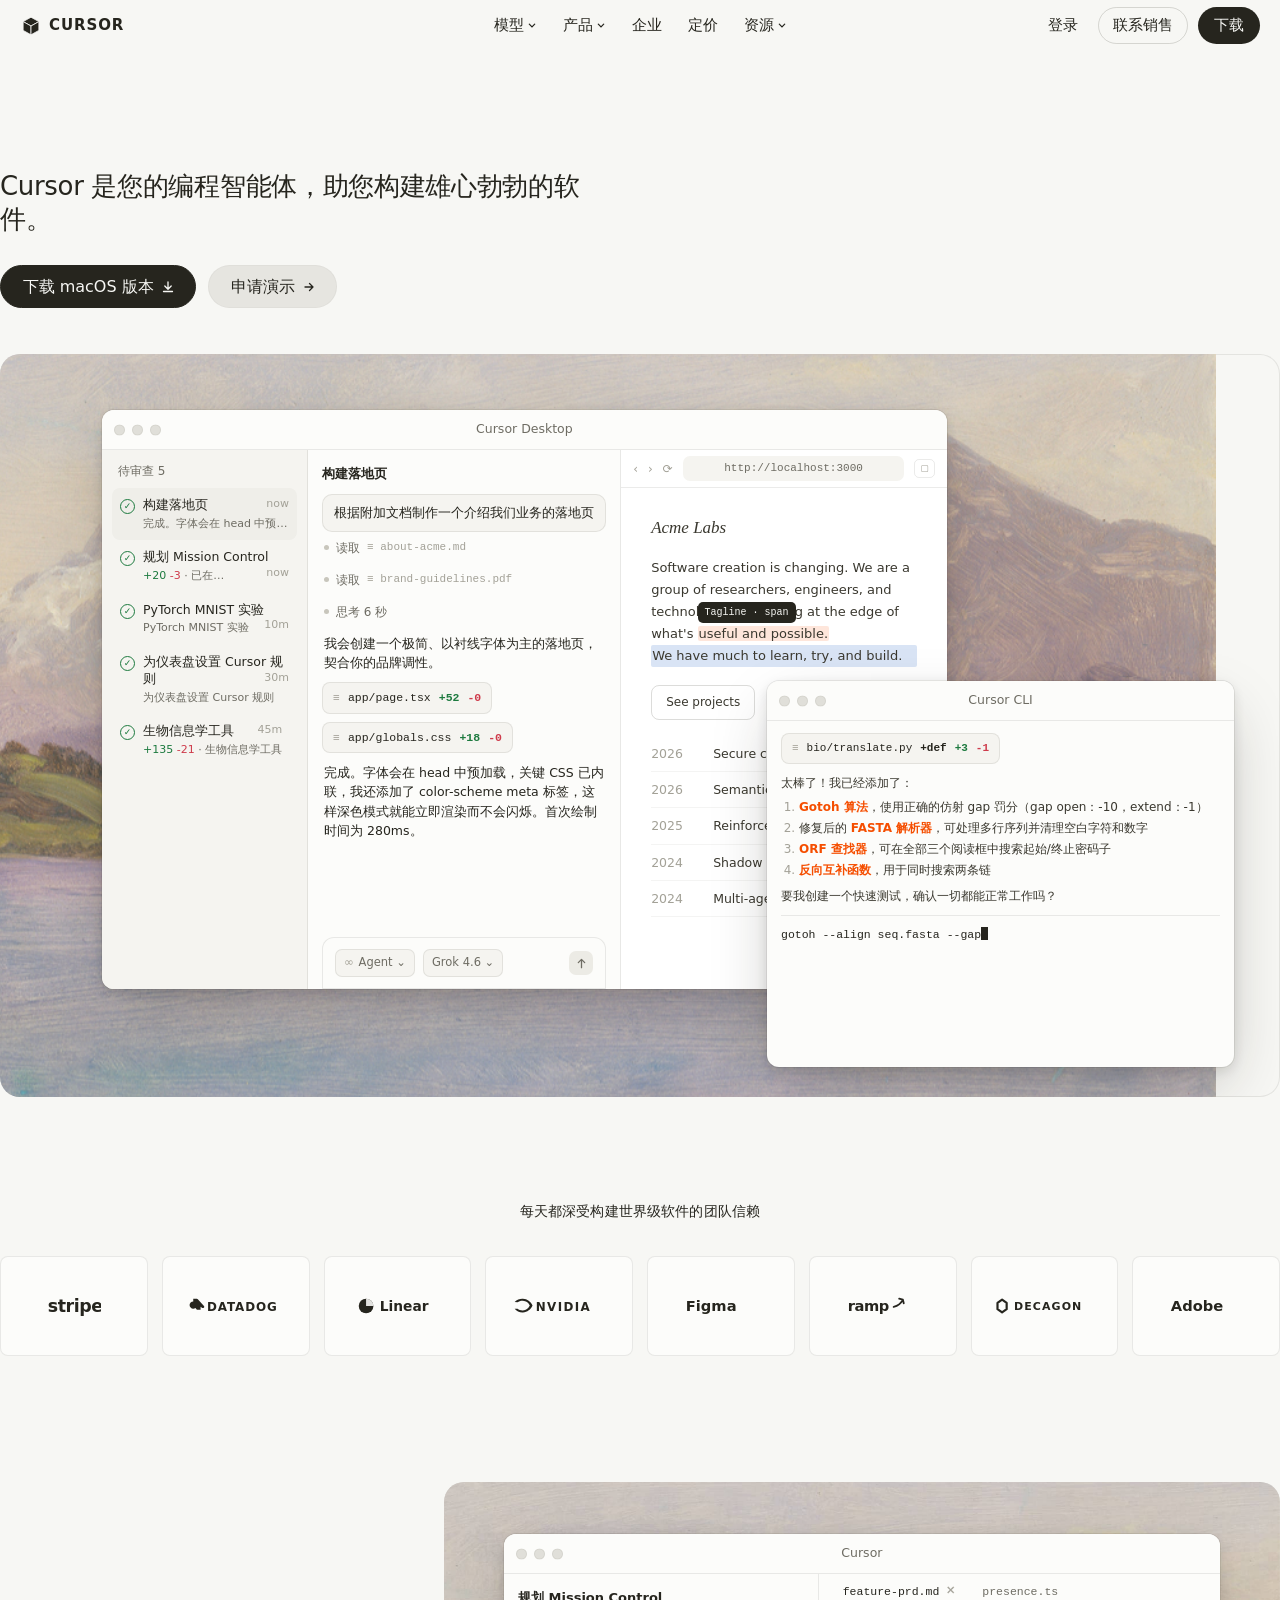
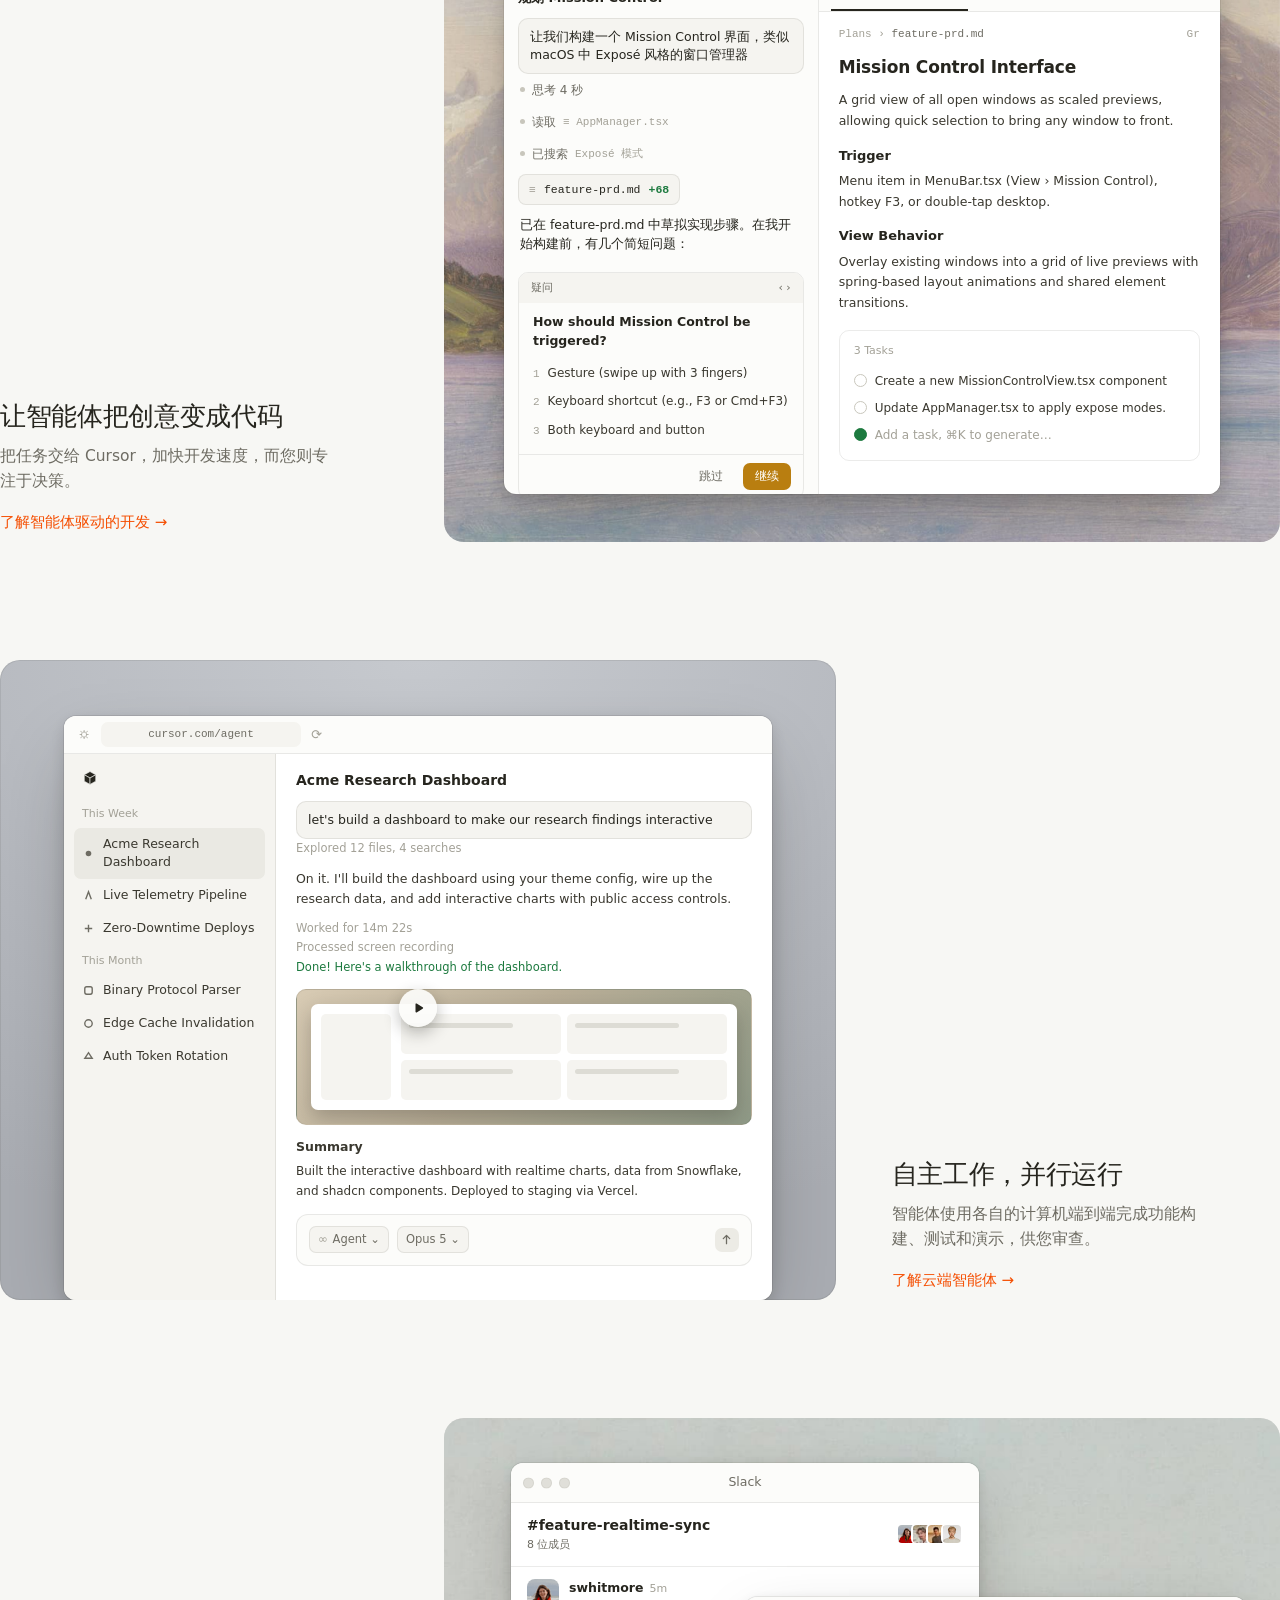
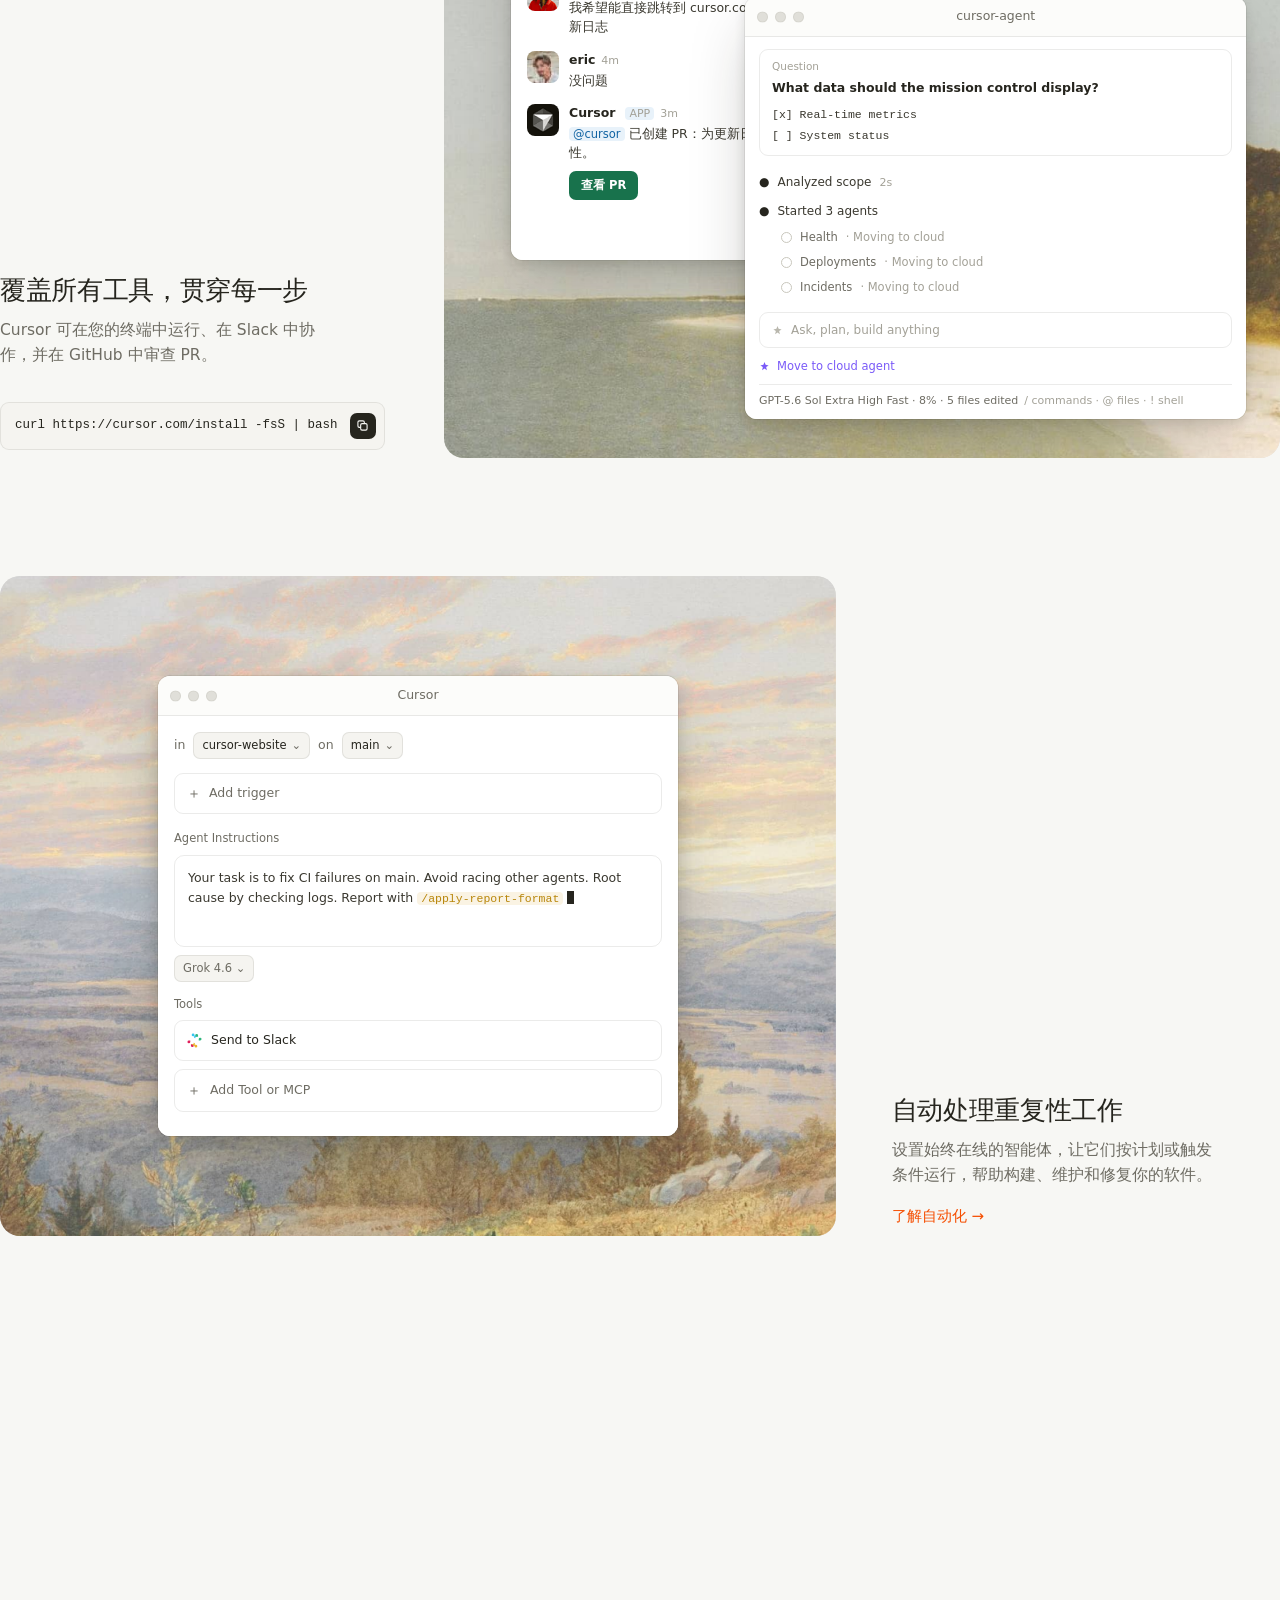
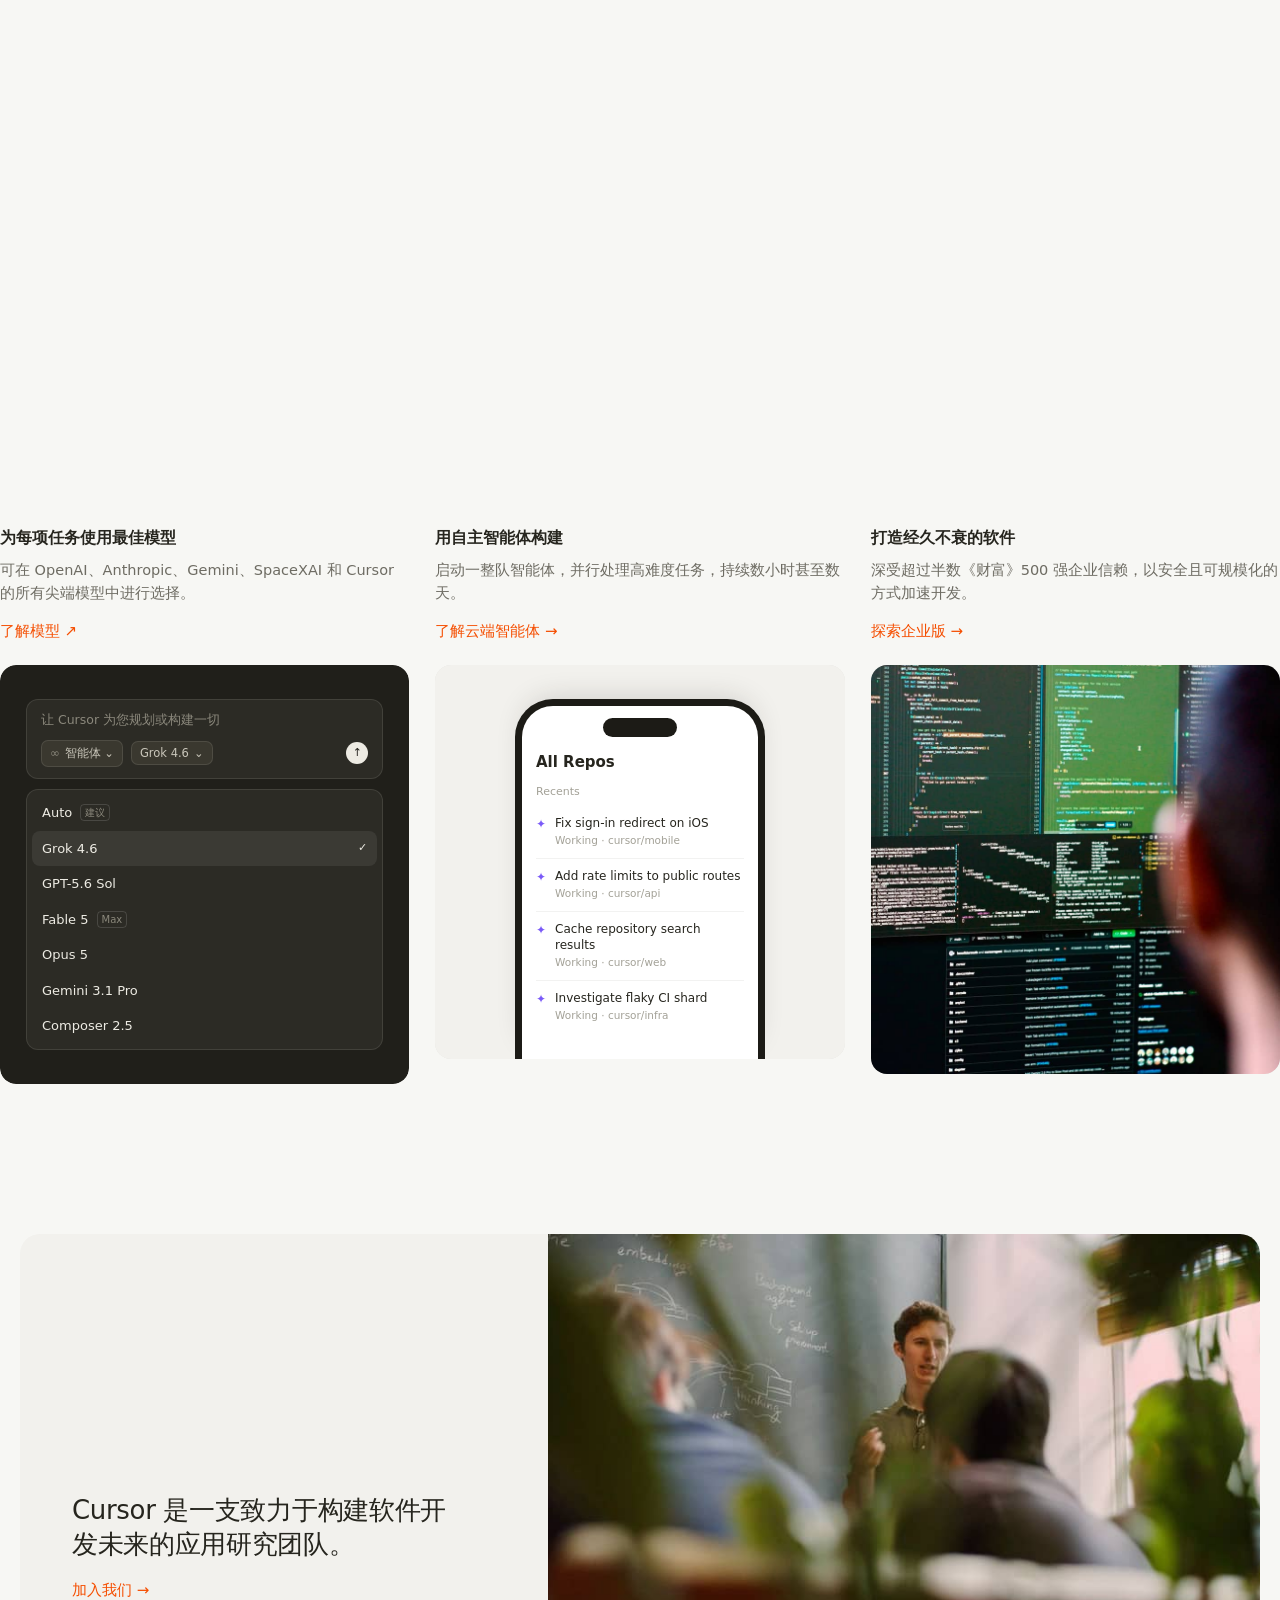
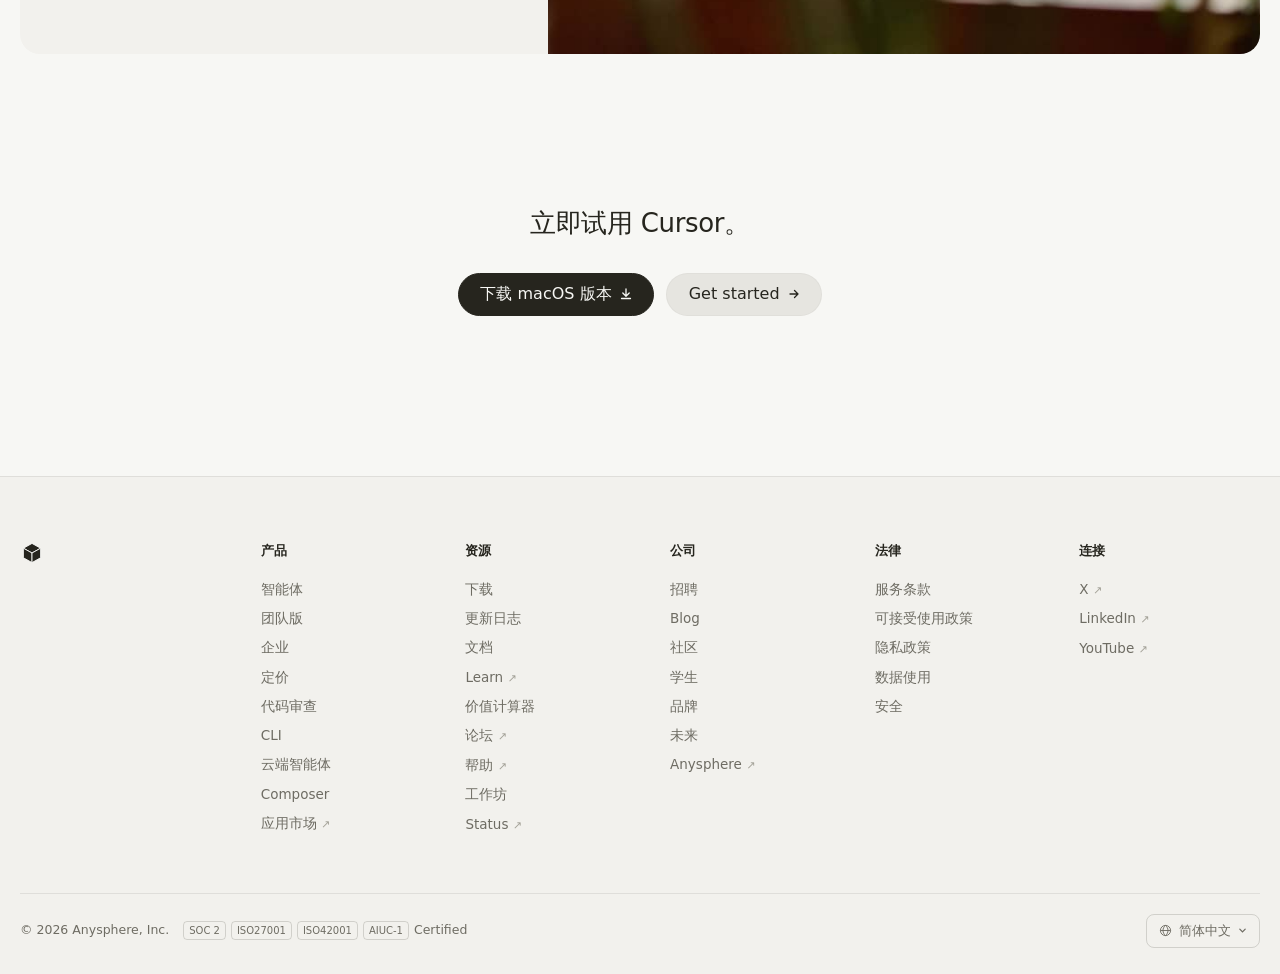
<file: modle4-k3-pic/index.html>
<!DOCTYPE html>
<html lang="zh-CN">
<head>
<meta charset="UTF-8">
<meta name="viewport" content="width=device-width, initial-scale=1.0">
<title>AI 编程智能体，助你构建雄心勃勃的软件 | Cursor</title>
<link rel="icon" href="assets/img/cursor-icon.png">
<style>
/* ============================================================
   Cursor 中文官网 1:1 复刻 —— 设计系统
   色板 / 字体 / 尺寸全部来自 cursor.com 实测 computed style
   ============================================================ */
:root{
  --bg:#F7F7F4;          /* 页面奶油底色 */
  --ink:#26251E;         /* 主文字 */
  --muted:#6E6C63;       /* 次要文字 */
  --faint:#A3A197;       /* 更弱文字 */
  --card:#F2F1ED;        /* 卡片底 */
  --card-2:#ECEBE5;
  --line:rgba(38,37,30,.16);
  --line-soft:rgba(38,37,30,.09);
  --accent:#F54E00;      /* 朱红强调色（实测 rgb(245,78,0)） */
  --accent-dark:#D84300;
  --win:#FCFCFA;         /* 窗口底色 */
  --win-side:#F5F4F0;
  --code-bg:#ECEBE6;
  --green:#1D7A3F;
  --red:#CE3B4B;
  --gold:#B97E10;
  --slack-green:#18724C;
  --radius-xl:20px; --radius-lg:16px; --radius-md:12px; --radius-sm:8px;
  --sans:"CursorGothic",ui-sans-serif,system-ui,-apple-system,"Segoe UI",Roboto,"PingFang SC","Hiragino Sans GB","Microsoft YaHei",sans-serif;
  --mono:"Berkeley Mono",ui-monospace,"SF Mono",SFMono-Regular,Menlo,Consolas,"Liberation Mono",monospace;
  --serif:Georgia,"Times New Roman","Songti SC","SimSun",serif;
}
*{margin:0;padding:0;box-sizing:border-box}
html{scroll-behavior:smooth}
body{
  background:var(--bg); color:var(--ink);
  font:400 16px/1.5 var(--sans);
  -webkit-font-smoothing:antialiased; text-rendering:optimizeLegibility;
  padding-top:52px; overflow-x:hidden;
}
::selection{background:rgba(245,78,0,.18)}
a{color:inherit;text-decoration:none}
button{font-family:inherit;cursor:pointer;border:none;background:none;color:inherit}
img{display:block;max-width:100%}
.container{max-width:1300px;margin:0 auto;padding:0 20px}

/* ---------- 滚动显现动画 ---------- */
[data-reveal]{opacity:0;transform:translateY(26px);transition:opacity .7s cubic-bezier(.22,.61,.36,1) var(--d,0s),transform .7s cubic-bezier(.22,.61,.36,1) var(--d,0s)}
[data-reveal].in{opacity:1;transform:none}
@media (prefers-reduced-motion:reduce){[data-reveal]{opacity:1;transform:none;transition:none}}

/* ---------- 通用按钮 ---------- */
.btn{display:inline-flex;align-items:center;gap:8px;border-radius:999px;font-size:16px;line-height:16px;
  padding:12.5px 21.6px 12.9px;border:1px solid transparent;transition:background .2s ease,transform .2s ease,border-color .2s;white-space:nowrap}
.btn:active{transform:scale(.97)}
.btn-dark{background:var(--ink);color:#F7F7F4;border-color:var(--ink)}
.btn-dark:hover{background:#3B392F}
.btn-ghost{background:#E6E5E0;color:var(--ink);border-color:rgba(38,37,30,.03)}
.btn-ghost:hover{background:#DDDCD5}
.btn-sm{font-size:14px;padding:8.5px 15px}
.link-arrow{color:var(--accent);font-size:15px;display:inline-flex;align-items:center;gap:4px;transition:color .2s}
.link-arrow:hover{color:var(--accent-dark)}

/* ============================================================
   顶部导航
   ============================================================ */
.nav{position:fixed;inset:0 0 auto 0;z-index:100;height:52px;display:flex;align-items:center;
  padding:0 20px;transition:background .3s,border-color .3s,backdrop-filter .3s;border-bottom:1px solid transparent}
.nav.scrolled{background:rgba(247,247,244,.85);backdrop-filter:blur(14px);border-bottom-color:var(--line-soft)}
.nav-inner{width:100%;max-width:1400px;margin:0 auto;display:flex;align-items:center;justify-content:space-between;position:relative}
.logo{display:flex;align-items:center;gap:7px;font-weight:700;letter-spacing:.06em;font-size:15px}
.logo svg{width:22px;height:22px}
.nav-menu{position:absolute;left:50%;transform:translateX(-50%);display:flex;align-items:center;gap:4px}
.nav-item{position:relative}
.nav-link{display:flex;align-items:center;gap:4px;font-size:14.5px;padding:7px 11px;border-radius:8px;color:var(--ink);transition:background .18s}
.nav-link:hover{background:rgba(38,37,30,.06)}
.nav-link .caret{width:9px;height:9px;transition:transform .25s}
.nav-item:hover .caret,.nav-item:focus-within .caret{transform:rotate(180deg)}
.dropdown{position:absolute;top:calc(100% + 8px);left:50%;transform:translate(-50%,6px);min-width:190px;
  background:var(--win);border:1px solid var(--line-soft);border-radius:var(--radius-md);
  box-shadow:0 12px 32px -8px rgba(38,37,30,.18),0 2px 8px rgba(38,37,30,.06);padding:6px;
  opacity:0;visibility:hidden;transition:opacity .22s ease,transform .22s ease,visibility .22s}
.nav-item:hover .dropdown,.nav-item:focus-within .dropdown{opacity:1;visibility:visible;transform:translate(-50%,0)}
.dropdown a{display:flex;align-items:center;justify-content:space-between;gap:16px;padding:8px 12px;border-radius:7px;font-size:14px;color:var(--ink);transition:background .15s}
.dropdown a:hover{background:var(--card)}
.dropdown a .ext{color:var(--faint);font-size:12px}
.nav-actions{display:flex;align-items:center;gap:10px}
.nav-login{font-size:14.5px;padding:7px 10px;border-radius:8px;transition:background .18s}
.nav-login:hover{background:rgba(38,37,30,.06)}
.nav-sales{font-size:14.5px;padding:7px 14px;border-radius:999px;border:1px solid var(--line);transition:background .18s,border-color .18s}
.nav-sales:hover{background:rgba(38,37,30,.05)}
.nav-download{font-size:14.5px;padding:8px 16px;border-radius:999px;background:var(--ink);color:#F7F7F4;transition:background .18s}
.nav-download:hover{background:#3B392F}
.hamburger{display:none;width:34px;height:34px;border-radius:8px;align-items:center;justify-content:center}
.hamburger:hover{background:rgba(38,37,30,.06)}
.mobile-menu{position:fixed;inset:52px 0 0 0;background:var(--bg);z-index:99;padding:24px;display:none;flex-direction:column;gap:4px;overflow:auto}
.mobile-menu.open{display:flex}
.mobile-menu a{font-size:20px;padding:12px 8px;border-bottom:1px solid var(--line-soft)}

/* ============================================================
   首屏 HERO
   ============================================================ */
.hero{padding:118px 0 0}
.hero h1{font-size:26px;line-height:1.25;letter-spacing:-.0125em;font-weight:400;max-width:620px}
.hero-cta{display:flex;gap:12px;margin-top:30px;flex-wrap:wrap}
.stage{position:relative;margin-top:46px;border-radius:var(--radius-xl);overflow:hidden;
  height:clamp(540px,58vw,800px);box-shadow:inset 0 0 0 1px var(--line-soft);isolation:isolate}
.stage .painting{position:absolute;inset:-6%;width:112%;height:112%;object-fit:cover;z-index:-1;will-change:transform}

/* —— 通用窗口 —— */
.win{position:absolute;background:var(--win);border-radius:var(--radius-md);
  box-shadow:0 24px 60px -12px rgba(31,29,22,.28),0 4px 14px rgba(31,29,22,.12),0 0 0 1px rgba(38,37,30,.08);
  overflow:hidden;will-change:transform;font-size:13px}
.win-bar{height:40px;display:flex;align-items:center;justify-content:center;position:relative;
  border-bottom:1px solid var(--line-soft);color:var(--muted);font-size:12.5px;background:var(--win)}
.win-bar .tl{position:absolute;left:12px;top:50%;transform:translateY(-50%);display:flex;gap:7px}
.tl i{width:11px;height:11px;border-radius:50%;background:#E0DFD9;border:1px solid rgba(38,37,30,.06)}

/* —— 首屏桌面窗口 —— */
.win-desktop{left:8%;top:7.5%;width:66%;height:78%;display:grid;
  grid-template-rows:40px 1fr;grid-template-columns:206px 1fr 1.04fr}
.win-desktop .win-bar{grid-column:1/4}
.desk-side{background:var(--win-side);border-right:1px solid var(--line-soft);padding:12px 10px;overflow:hidden}
.desk-side h5{font-size:12px;font-weight:500;color:var(--muted);padding:0 6px 8px}
.task{display:flex;gap:8px;padding:9px 8px;border-radius:8px;transition:background .2s;cursor:pointer;align-items:flex-start}
.task:hover{background:rgba(38,37,30,.05)}
.task.active{background:#EFEEE9}
.task .ic{width:15px;height:15px;border-radius:50%;border:1.5px solid var(--green);color:var(--green);flex:none;margin-top:2px;display:grid;place-items:center;font-size:9px}
.task .tt{font-size:12.5px;font-weight:500;line-height:1.35}
.task .tt em{font-style:normal;color:var(--faint);font-weight:400;float:right;font-size:11px;margin-left:6px}
.task .sub{font-size:11px;color:var(--muted);line-height:1.4;margin-top:2px;display:-webkit-box;-webkit-line-clamp:1;-webkit-box-orient:vertical;overflow:hidden}
.task .sub b{font-weight:400}
.diff-g{color:var(--green)} .diff-r{color:var(--red)}
.desk-chat{border-right:1px solid var(--line-soft);padding:14px 14px 0;display:flex;flex-direction:column;min-width:0}
.chat-title{font-size:13px;font-weight:600;padding-bottom:10px}
.user-msg{background:var(--win-side);border:1px solid var(--line-soft);border-radius:10px;padding:9px 11px;font-size:12.5px;line-height:1.45}
.agent-line{display:flex;align-items:center;gap:7px;color:var(--muted);font-size:12px;padding:7px 2px}
.agent-line .dot{width:5px;height:5px;border-radius:50%;background:#C8C6BC;flex:none}
.agent-line .file-ic{color:var(--faint);font-family:var(--mono);font-size:11px}
.agent-text{font-size:12.5px;line-height:1.55;padding:6px 2px}
.file-chip{display:inline-flex;align-items:center;gap:8px;background:var(--win-side);border:1px solid var(--line-soft);
  border-radius:8px;padding:6px 10px;font-family:var(--mono);font-size:11.5px;margin:4px 6px 4px 0;transition:border-color .2s}
.file-chip:hover{border-color:var(--line)}
.file-chip .doc{color:var(--faint)}
.chat-input{margin-top:auto;border:1px solid var(--line-soft);border-radius:12px 12px 0 0;padding:10px 12px;display:flex;align-items:center;gap:8px;background:var(--win);min-height:52px}
.pill-chip{display:inline-flex;align-items:center;gap:5px;background:var(--win-side);border:1px solid var(--line-soft);border-radius:7px;padding:4px 8px;font-size:11.5px;color:var(--muted);white-space:nowrap;cursor:pointer;transition:background .2s}
.pill-chip:hover{background:#EFEEE9}
.pill-chip .inf{color:var(--faint)}
.up-btn{margin-left:auto;width:24px;height:24px;border-radius:7px;background:var(--card-2);display:grid;place-items:center;color:var(--muted);flex:none}
.desk-preview{position:relative;background:#fff;min-width:0;display:flex;flex-direction:column}
.browser-bar{height:38px;border-bottom:1px solid var(--line-soft);display:flex;align-items:center;gap:10px;padding:0 12px;color:var(--faint);font-size:12px}
.browser-bar .url{background:var(--win-side);border-radius:7px;padding:4px 10px;font-family:var(--mono);font-size:11px;color:var(--muted);flex:1;text-align:center}
.preview-body{padding:26px 30px;overflow:hidden;position:relative;font-size:13px;line-height:1.7;color:#3A382F}
.preview-body .brand{font-family:var(--serif);font-style:italic;font-size:17px;margin-bottom:14px}
.mark{position:relative;background:rgba(245,78,0,.14);border-radius:2px;padding:0 1px}
.mark-pop{position:absolute;left:0;top:-24px;background:var(--ink);color:#F7F7F4;font-size:10px;font-family:var(--mono);
  padding:2px 7px;border-radius:5px;white-space:nowrap;animation:pop .3s ease}
@keyframes pop{from{opacity:0;transform:translateY(4px)}to{opacity:1;transform:none}}
.txt-sel{background:#D9E4F5;border-radius:2px;padding:0 1px}
.model-opt.sel{background:rgba(247,247,244,.07)}
.see-proj{margin-top:18px;border:1px solid var(--line);border-radius:8px;padding:6px 14px;font-size:12px;display:inline-block}
.year-list{margin-top:16px;font-size:12.5px;color:#3A382F}
.year-list .yr{display:flex;gap:18px;padding:7px 0;border-bottom:1px solid rgba(38,37,30,.05)}
.year-list .yr span:first-child{color:var(--faint);width:44px;flex:none}

/* —— 首屏 CLI 窗口 —— */
.win-cli{left:auto;right:3.6%;top:44%;width:36.5%;height:52%;display:grid;grid-template-rows:40px 1fr}
.cli-body{padding:12px 14px;overflow:hidden;font-size:12px;line-height:1.5}
.cli-chip{display:inline-flex;align-items:center;gap:8px;background:var(--win-side);border:1px solid var(--line-soft);
  border-radius:8px;padding:6px 10px;font-family:var(--mono);font-size:11px;margin-bottom:10px}
.cli-chip .doc{color:var(--faint)}
.cli-ol{padding-left:2px;color:#3A382F}
.cli-ol li{margin:3px 0 3px 16px}
.cli-ol li::marker{color:var(--faint)}
.cli-kw{color:var(--accent);font-weight:600}
.cli-input{margin:10px 0 2px;border-top:1px solid var(--line-soft);padding-top:10px;font-family:var(--mono);font-size:11.5px;color:var(--ink);min-height:20px}
.cli-input .cur{display:inline-block;width:7px;height:13px;background:var(--ink);vertical-align:-2px;animation:blink 1s steps(1) infinite}
@keyframes blink{50%{opacity:0}}
.cli-q{color:#3A382F;font-size:12px;margin-top:8px}

/* ============================================================
   LOGO 墙
   ============================================================ */
.trust{padding:104px 0 8px;text-align:center}
.trust h2{font-size:14px;font-weight:400;letter-spacing:.01em;color:var(--ink);margin-bottom:34px}
.logo-grid{display:grid;grid-template-columns:repeat(8,1fr);gap:14px}
.logo-cell{background:var(--win);border:1px solid var(--line-soft);border-radius:var(--radius-sm);
  height:100px;display:grid;place-items:center;color:var(--ink);transition:transform .25s ease,box-shadow .25s ease,border-color .25s}
.logo-cell:hover{transform:translateY(-3px);box-shadow:0 10px 24px -10px rgba(38,37,30,.18);border-color:var(--line)}
.logo-cell svg{height:22px;width:auto;max-width:82%}

/* ============================================================
   特性区块（油画卡片 + 文案）
   ============================================================ */
.feature{display:grid;grid-template-columns:.72fr 1.55fr;gap:56px;align-items:end;padding:118px 0 0}
.feature.flip{grid-template-columns:1.55fr .72fr}
.feature.flip .feature-copy{order:2}
.feature-copy{padding-bottom:8px}
.feature-copy h2{font-size:26px;line-height:1.25;letter-spacing:-.0125em;font-weight:400;margin-bottom:12px}
.feature-copy p{color:var(--muted);font-size:15.5px;line-height:1.6;margin-bottom:16px;max-width:330px}
.art-card{position:relative;border-radius:var(--radius-xl);overflow:hidden;box-shadow:inset 0 0 0 1px var(--line-soft);isolation:isolate}
.art-card .painting{position:absolute;inset:-6% 0; width:100%;height:112%;object-fit:cover;z-index:0;will-change:transform}
.art-card .inner{position:relative;z-index:1}
/* 特性1：编辑器窗口 */
.f1-card{height:660px}
.f1-card .inner{padding:52px 60px 0}
.win-editor{position:relative;left:auto;right:auto;top:auto;width:100%;height:560px;display:grid;
  grid-template-rows:40px 1fr;grid-template-columns:1.02fr 1.3fr;box-shadow:0 30px 70px -18px rgba(31,29,22,.35),0 6px 18px rgba(31,29,22,.14),0 0 0 1px rgba(38,37,30,.08)}
.win-editor .win-bar{grid-column:1/3}
.doc-panel{background:#fff;padding:16px 20px;overflow:hidden;min-width:0}
.doc-tabs{display:flex;gap:2px;margin:-16px -20px 14px;border-bottom:1px solid var(--line-soft);padding:0 12px;background:var(--win)}
.doc-tab{font-family:var(--mono);font-size:11.5px;padding:9px 12px;color:var(--muted);border-bottom:2px solid transparent;display:flex;gap:7px;align-items:center;transition:color .2s}
.doc-tab.active{color:var(--ink);border-bottom-color:var(--ink)}
.doc-tab .x{color:var(--faint);font-size:10px}
.doc-crumb{font-family:var(--mono);font-size:11px;color:var(--faint);margin-bottom:12px}
.doc-crumb b{color:var(--muted);font-weight:400}
.doc-panel h3{font-size:17px;font-weight:700;letter-spacing:-.01em;margin-bottom:10px}
.doc-panel p{font-size:12.5px;line-height:1.65;color:#3A382F;margin-bottom:14px}
.doc-panel h4{font-size:13px;font-weight:700;margin:14px 0 6px}
.task-box{border:1px solid var(--line-soft);border-radius:10px;padding:12px 14px;margin-top:16px}
.task-box h6{font-size:11px;color:var(--faint);font-weight:500;margin-bottom:8px}
.task-box .tline{display:flex;gap:8px;align-items:center;font-size:12px;padding:4.5px 0;color:#3A382F}
.task-box .tline .cb{width:13px;height:13px;border:1.5px solid #C9C7BD;border-radius:50%;flex:none}
.task-box .tline.done{color:var(--faint)}
.task-box .tline.done .cb{background:var(--green);border-color:var(--green)}
.q-card{border:1px solid var(--line-soft);border-radius:10px;overflow:hidden;margin-top:12px}
.q-head{display:flex;align-items:center;justify-content:space-between;background:var(--win-side);padding:7px 12px;font-size:11px;color:var(--muted)}
.q-head b{color:#B8860B;background:#F7EDD8;border-radius:5px;padding:2px 8px;font-weight:500}
.q-body{padding:10px 14px}
.q-body .q{font-size:12.5px;font-weight:600;margin-bottom:8px}
.q-opt{display:flex;gap:8px;font-size:12px;color:#3A382F;padding:5px 0;align-items:baseline}
.q-opt .n{color:var(--faint);font-family:var(--mono);font-size:11px}
.q-foot{display:flex;justify-content:flex-end;gap:8px;padding:8px 12px;border-top:1px solid var(--line-soft)}
.q-foot .skip{font-size:12px;color:var(--muted);padding:5px 12px;border-radius:7px}
.q-foot .skip:hover{background:var(--card)}
.q-foot .go{font-size:12px;background:var(--gold);color:#fff;padding:5px 12px;border-radius:7px;font-weight:500}
/* 特性2：云端智能体（灰蓝底，无油画） */
.f2-card{height:640px;background:
  radial-gradient(120% 90% at 50% 0%,#C6C9CE 0%,#B4B7BD 55%,#A9ACB2 100%)}
.f2-card .inner{padding:56px 64px 0;height:100%}
.win-browser{position:relative;left:auto;right:auto;top:auto;width:100%;height:100%;
  box-shadow:0 30px 70px -18px rgba(31,29,22,.35),0 6px 18px rgba(31,29,22,.14),0 0 0 1px rgba(38,37,30,.1);
  display:grid;grid-template-rows:38px 1fr}
.win-browser .urlrow{display:flex;align-items:center;gap:10px;padding:0 14px;border-bottom:1px solid var(--line-soft);background:var(--win)}
.win-browser .urlrow .url{font-family:var(--mono);font-size:11px;color:var(--muted);background:var(--win-side);padding:4px 14px;border-radius:7px;min-width:200px;text-align:center}
.cloud-body{display:grid;grid-template-columns:212px 1fr;min-height:0}
.cloud-side{background:var(--win-side);border-right:1px solid var(--line-soft);padding:14px 10px}
.cloud-side .brand{display:flex;align-items:center;gap:7px;padding:2px 8px 12px;font-weight:600;font-size:13px}
.cloud-side .brand svg{width:16px;height:16px}
.cloud-side h6{font-size:11px;color:var(--faint);font-weight:500;padding:8px 8px 5px}
.cloud-task{display:flex;align-items:center;gap:8px;font-size:12.5px;padding:7px 8px;border-radius:7px;color:#3A382F;cursor:pointer;transition:background .2s}
.cloud-task:hover{background:rgba(38,37,30,.05)}
.cloud-task.active{background:#EAE9E3;font-weight:500}
.cloud-task .st{width:13px;height:13px;flex:none;color:var(--muted)}
.cloud-main{padding:16px 20px;overflow:hidden;font-size:12.5px;min-width:0;background:#fff}
.cloud-main h4{font-size:14px;margin-bottom:10px}
.cloud-reply{color:#3A382F;line-height:1.6;margin:10px 0}
.cloud-meta{color:var(--faint);font-size:11.5px;line-height:1.7}
.cloud-meta .ok{color:var(--green)}
.shot{border:1px solid var(--line-soft);border-radius:10px;overflow:hidden;margin:12px 0;background:
  linear-gradient(135deg,#D8CBB4 0%,#B9AE97 45%,#8F9A87 100%);padding:14px}
.shot .mini{background:#fff;border-radius:7px;box-shadow:0 8px 20px rgba(31,29,22,.25);padding:10px;display:grid;grid-template-columns:70px 1fr;gap:10px}
.shot .mini .sb{background:var(--win-side);border-radius:5px;min-height:86px}
.shot .mini .grid{display:grid;grid-template-columns:1fr 1fr;gap:6px}
.shot .mini .cell{background:var(--win-side);border-radius:5px;position:relative;overflow:hidden;min-height:40px}
.shot .mini .cell::after{content:"";position:absolute;left:8px;right:30%;top:9px;height:5px;border-radius:3px;background:#DDDCD5}
.shot .play{position:absolute;left:50%;top:50%;transform:translate(-50%,-50%);width:38px;height:38px;border-radius:50%;
  background:rgba(252,252,250,.92);display:grid;place-items:center;box-shadow:0 6px 16px rgba(31,29,22,.3);transition:transform .2s}
.shot:hover .play{transform:translate(-50%,-50%) scale(1.08)}
.cloud-sum{font-size:12px;color:#3A382F;line-height:1.65}
.cloud-sum b{display:block;font-size:12.5px;margin:10px 0 4px}
/* 特性3：Slack + Agent */
.f3-card{height:640px}
.f3-card .inner{padding:48px 56px;height:100%;position:relative}
.win-slack{position:absolute;left:8%;top:7%;width:56%;height:62%;display:grid;grid-template-rows:40px 1fr}
.slack-body{padding:0;overflow:hidden;background:#fff}
.slack-head{padding:12px 16px;border-bottom:1px solid var(--line-soft);display:flex;align-items:center;justify-content:space-between}
.slack-head .ch{font-size:14px;font-weight:700}
.slack-head .mem{font-size:11px;color:var(--muted);margin-top:1px}
.avatars{display:flex}
.avatars img{width:22px;height:22px;border-radius:6px;border:2px solid #fff;margin-left:-7px;object-fit:cover}
.slack-msgs{padding:12px 16px}
.smsg{display:flex;gap:10px;margin-bottom:14px}
.smsg img{width:32px;height:32px;border-radius:8px;flex:none;object-fit:cover}
.smsg .who{font-size:12.5px}
.smsg .who b{font-weight:700}
.smsg .who span{color:var(--faint);font-size:11px;margin-left:6px}
.smsg .txt{font-size:12.5px;color:#3A382F;line-height:1.5;margin-top:2px}
.smsg .at{color:#1264A3;background:#E8F2FA;border-radius:4px;padding:0 4px;font-size:11.5px}
.slack-btn{display:inline-block;background:var(--slack-green);color:#fff;font-size:11.5px;font-weight:600;
  padding:6px 12px;border-radius:7px;margin-top:8px;transition:filter .2s}
.slack-btn:hover{filter:brightness(1.1)}
.win-agent{position:absolute;right:4%;bottom:6%;width:60%;height:66%;display:grid;grid-template-rows:40px 1fr}
.agent-body{padding:12px 14px;overflow:hidden;background:#fff;font-size:12px}
.agent-q{border:1px solid var(--line-soft);border-radius:9px;padding:9px 12px;margin-bottom:12px}
.agent-q h6{font-size:10.5px;color:var(--faint);font-weight:500;margin-bottom:4px}
.agent-q .qq{font-size:12.5px;font-weight:600;margin-bottom:6px}
.agent-q .opt{font-family:var(--mono);font-size:11.5px;color:#3A382F;padding:2px 0}
.agent-step{display:flex;gap:8px;align-items:baseline;padding:5px 0;color:#3A382F}
.agent-step .bl{color:var(--ink);font-weight:700}
.agent-step .tm{color:var(--faint);font-size:11px}
.agent-sub{display:flex;gap:8px;align-items:center;padding:4px 0 4px 22px;color:var(--muted);font-size:11.5px}
.agent-sub .ring{width:11px;height:11px;border:1.5px solid #C9C7BD;border-radius:50%;flex:none}
.agent-sub .mv{color:var(--faint)}
.agent-input{margin-top:12px;border:1px solid var(--line-soft);border-radius:9px;padding:8px 12px;color:var(--faint);font-size:12px;display:flex;gap:8px;align-items:center}
.agent-cloud{display:flex;gap:7px;align-items:center;color:#7A5AF8;font-size:11.5px;margin-top:10px}
.agent-foot{margin-top:8px;padding-top:8px;border-top:1px solid var(--line-soft);font-size:11px;color:var(--muted);display:flex;gap:6px;flex-wrap:wrap}
.agent-foot .k{color:var(--faint)}
/* 特性4：自动化 */
.f4-card{height:660px}
.f4-card .inner{padding:0;height:100%;display:grid;place-items:center}
.win-auto{position:relative;left:auto;right:auto;top:auto;width:min(520px,72%);display:grid;grid-template-rows:40px 1fr;
  box-shadow:0 30px 70px -18px rgba(31,29,22,.4),0 6px 18px rgba(31,29,22,.16),0 0 0 1px rgba(38,37,30,.08)}
.auto-body{padding:16px;background:#fff;overflow:hidden}
.auto-row{display:flex;align-items:center;gap:8px;font-size:12.5px;color:var(--muted);margin-bottom:14px}
.auto-row .pill-chip b{color:var(--ink);font-weight:500}
.auto-add{display:flex;align-items:center;gap:8px;border:1px solid var(--line-soft);border-radius:9px;padding:9px 12px;font-size:12.5px;color:var(--muted);margin-bottom:16px;transition:border-color .2s;cursor:pointer}
.auto-add:hover{border-color:var(--line)}
.auto-sec{font-size:11.5px;color:var(--muted);margin:14px 0 7px}
.auto-prompt{border:1px solid var(--line-soft);border-radius:10px;padding:12px 13px;font-size:12.5px;line-height:1.6;color:#3A382F;min-height:92px}
.auto-prompt .cmd{color:#B8860B;background:#FAF3E3;border-radius:4px;padding:0 4px;font-family:var(--mono);font-size:11.5px}
.auto-prompt .cur{display:inline-block;width:7px;height:13px;background:var(--ink);vertical-align:-2px;animation:blink 1s steps(1) infinite}
.auto-tool{display:flex;align-items:center;gap:9px;border:1px solid var(--line-soft);border-radius:9px;padding:10px 12px;font-size:12.5px;margin-bottom:8px;transition:border-color .2s;cursor:pointer}
.auto-tool:hover{border-color:var(--line)}
.auto-tool .slk{width:15px;height:15px;flex:none}
.auto-tool.add{color:var(--muted)}
/* 特性左侧 curl 命令条 */
.curl-chip{display:inline-flex;align-items:center;gap:12px;background:var(--win-side);border:1px solid var(--line-soft);
  border-radius:9px;padding:10px 8px 10px 14px;font-family:var(--mono);font-size:12.5px;color:var(--ink);margin-top:18px}
.copy-btn{width:26px;height:26px;border-radius:7px;background:var(--ink);color:#F7F7F4;display:grid;place-items:center;transition:background .2s,transform .15s;flex:none}
.copy-btn:hover{background:#3B392F}
.copy-btn:active{transform:scale(.9)}
.copy-btn.ok{background:var(--green)}

/* ============================================================
   证言区
   ============================================================ */
.quotes{padding:150px 0 0;text-align:center}
.quotes h2{font-size:26px;font-weight:400;letter-spacing:-.0125em;margin-bottom:56px}
.quote-grid{display:grid;grid-template-columns:repeat(3,1fr);gap:26px;text-align:left}
.quote-card{background:var(--card);border-radius:var(--radius-md);padding:28px 28px 24px;display:flex;flex-direction:column;
  transition:transform .3s ease,box-shadow .3s ease}
.quote-card:hover{transform:translateY(-4px);box-shadow:0 16px 34px -16px rgba(38,37,30,.22)}
.quote-card blockquote{font-size:15.5px;line-height:1.62;letter-spacing:-.005em;flex:1}
.quote-who{display:flex;align-items:center;gap:12px;margin-top:26px}
.quote-who img{width:38px;height:38px;border-radius:50%;object-fit:cover}
.quote-who .nm{font-size:14px;font-weight:600}
.quote-who .rl{font-size:13px;color:var(--muted)}

/* ============================================================
   始终保持前沿 —— 三列
   ============================================================ */
.frontier{padding:150px 0 0}
.frontier>h2,.frontier .f-head{font-size:26px;font-weight:400;letter-spacing:-.0125em;margin-bottom:44px}
.f-grid{display:grid;grid-template-columns:repeat(3,1fr);gap:26px}
.f-col h3{font-size:15.5px;font-weight:600;margin-bottom:8px}
.f-col p{font-size:14.5px;color:var(--muted);line-height:1.6;margin-bottom:14px;min-height:46px}
.f-col .visual{margin-top:22px;border-radius:var(--radius-lg);overflow:hidden;box-shadow:inset 0 0 0 1px var(--line-soft)}
/* 模型下拉卡（深色） */
.model-card{background:#201F1A;border-radius:var(--radius-lg);padding:34px 26px;color:#EDEBE3;height:100%}
.model-input{background:#2C2B25;border:1px solid rgba(247,247,244,.1);border-radius:12px;padding:11px 14px}
.model-input .ph{color:#8B887C;font-size:12.5px;margin-bottom:10px}
.model-row{display:flex;align-items:center;gap:8px}
.model-pill{display:inline-flex;align-items:center;gap:5px;background:#3A382F;border:1px solid rgba(247,247,244,.1);
  border-radius:7px;padding:4px 8px;font-size:11.5px;color:#C9C6BA;cursor:pointer;transition:background .2s}
.model-pill:hover{background:#454337}
.model-pill .inf{color:#8B887C}
.model-send{margin-left:auto;width:22px;height:22px;border-radius:50%;background:#EDEBE3;color:#201F1A;display:grid;place-items:center;font-size:11px}
.model-list{position:relative;background:#2C2B25;border:1px solid rgba(247,247,244,.1);border-radius:12px;margin-top:10px;
  padding:5px;transform-origin:top center;transition:opacity .25s ease,transform .25s ease}
.model-list.closed{opacity:0;transform:scaleY(.6) translateY(-8px);pointer-events:none;position:absolute;left:26px;right:26px}
.model-opt{display:flex;align-items:center;gap:8px;padding:8px 10px;border-radius:8px;font-size:13px;cursor:pointer;transition:background .15s}
.model-opt:hover{background:rgba(247,247,244,.07)}
.model-opt .check{margin-left:auto;color:#EDEBE3;opacity:0;font-size:11px}
.model-opt.sel .check{opacity:1}
.model-opt .tag{font-size:10px;color:#8B887C;border:1px solid rgba(247,247,244,.14);border-radius:4px;padding:0 4px}
/* 手机 */
.phone-card{background:var(--card);padding:34px 34px 0;display:grid;place-items:end center}
.phone{width:min(250px,88%);background:#fff;border:7px solid #1C1B16;border-bottom:none;border-radius:38px 38px 0 0;
  padding:12px 14px 26px;box-shadow:0 -10px 30px -12px rgba(38,37,30,.2)}
.phone .notch{width:74px;height:19px;background:#1C1B16;border-radius:12px;margin:0 auto 14px}
.phone h4{font-size:15px;font-weight:700;margin-bottom:10px}
.phone .rc{font-size:11px;color:var(--faint);margin-bottom:6px}
.m-task{display:flex;gap:9px;padding:9px 0;border-bottom:1px solid rgba(38,37,30,.06);font-size:12px}
.m-task:last-child{border-bottom:none}
.m-task .sp{color:#7A5AF8;font-size:12px;flex:none}
.m-task .nm{font-weight:500;line-height:1.35}
.m-task .st{color:var(--faint);font-size:10.5px;margin-top:2px}
/* 企业照片 */
.ent-card{height:100%;min-height:340px}
.ent-card img{width:100%;height:100%;object-fit:cover;transition:transform .8s ease}
.ent-card:hover img{transform:scale(1.03)}

/* ============================================================
   招聘 / CTA / 页脚
   ============================================================ */
.careers{margin-top:150px;background:var(--card);border-radius:var(--radius-xl);overflow:hidden;
  display:grid;grid-template-columns:1fr 1.35fr;min-height:420px}
.careers .txt{padding:52px;display:flex;flex-direction:column;justify-content:flex-end;gap:16px}
.careers h2{font-size:26px;line-height:1.3;letter-spacing:-.0125em;font-weight:400;max-width:380px}
.careers .pic{position:relative;overflow:hidden}
.careers .pic img{position:absolute;inset:0;width:100%;height:100%;object-fit:cover;transition:transform .8s ease}
.careers:hover .pic img{transform:scale(1.03)}
.cta{padding:150px 0 160px;text-align:center}
.cta h2{font-size:26px;font-weight:400;letter-spacing:-.0125em;margin-bottom:30px}
.cta .row{display:flex;gap:12px;justify-content:center;flex-wrap:wrap}
.footer{background:var(--card);border-top:1px solid var(--line-soft)}
.foot-grid{display:grid;grid-template-columns:1.2fr repeat(5,1fr);gap:24px;padding:64px 0 54px}
.foot-brand svg{width:24px;height:24px}
.foot-col h5{font-size:13px;font-weight:600;margin-bottom:14px}
.foot-col a{display:block;font-size:13.5px;color:var(--muted);padding:4.5px 0;transition:color .15s}
.foot-col a:hover{color:var(--ink)}
.foot-col a .ext{font-size:11px;color:var(--faint)}
.foot-bottom{border-top:1px solid var(--line-soft);padding:20px 0 26px;display:flex;align-items:center;justify-content:space-between;gap:16px;flex-wrap:wrap}
.foot-bottom .lft{display:flex;align-items:center;gap:14px;font-size:12.5px;color:var(--muted);flex-wrap:wrap}
.cert{display:flex;gap:5px;align-items:center}
.cert span{font-size:10px;border:1px solid var(--line);border-radius:4px;padding:1px 5px;color:var(--muted)}
.lang-btn{display:flex;align-items:center;gap:7px;font-size:13px;color:var(--muted);border:1px solid var(--line);
  border-radius:8px;padding:7px 12px;transition:background .2s;position:relative}
.lang-btn:hover{background:rgba(38,37,30,.04)}
.lang-panel{position:absolute;bottom:calc(100% + 8px);right:0;background:var(--win);border:1px solid var(--line-soft);
  border-radius:var(--radius-md);box-shadow:0 12px 32px -8px rgba(38,37,30,.18);padding:6px;min-width:150px;
  opacity:0;visibility:hidden;transform:translateY(6px);transition:all .22s ease;z-index:50}
.lang-panel.open{opacity:1;visibility:visible;transform:none}
.lang-panel button{display:flex;width:100%;justify-content:space-between;gap:14px;padding:7px 11px;border-radius:7px;font-size:13px;color:var(--ink);transition:background .15s;text-align:left}
.lang-panel button:hover{background:var(--card)}
.lang-panel button .ck{color:var(--accent);opacity:0}
.lang-panel button.on .ck{opacity:1}

/* ============================================================
   响应式
   ============================================================ */
@media (max-width:1080px){
  .feature,.feature.flip{grid-template-columns:1fr;gap:26px;align-items:start}
  .feature.flip .feature-copy{order:0}
  .feature-copy p{max-width:520px}
  .logo-grid{grid-template-columns:repeat(4,1fr)}
  .quote-grid,.f-grid{grid-template-columns:1fr;gap:20px}
  .f-col p{min-height:0}
  .careers{grid-template-columns:1fr}
  .careers .pic{min-height:280px}
  .foot-grid{grid-template-columns:repeat(3,1fr);row-gap:36px}
  .foot-brand{grid-column:1/-1}
}
@media (max-width:760px){
  .nav-menu,.nav-login,.nav-sales{display:none}
  .hamburger{display:flex}
  .hero{padding-top:84px}
  .stage{height:auto;overflow:visible;box-shadow:none;border-radius:0}
  .stage .painting{display:none}
  .win{position:relative;left:auto;right:auto;top:auto;width:100%;height:auto;min-height:0;margin-bottom:16px;border-radius:12px}
  .win-desktop{grid-template-columns:1fr;grid-template-rows:40px auto auto auto}
  .win-desktop .win-bar{grid-column:1/2}
  .desk-side{display:none}
  .desk-preview{max-height:300px}
  .win-cli{height:auto}
  .f1-card,.f2-card,.f3-card,.f4-card{height:auto}
  .f1-card .inner,.f2-card .inner,.f3-card .inner{padding:20px 14px}
  .win-editor{grid-template-columns:1fr;height:auto;grid-template-rows:40px auto auto}
  .win-editor .win-bar{grid-column:1/2}
  .doc-panel{max-height:420px}
  .f3-card .inner{position:static;display:flex;flex-direction:column;gap:16px}
  .win-slack,.win-agent{position:relative;left:auto;right:auto;top:auto;bottom:auto;width:100%;height:auto}
  .cloud-body{grid-template-columns:1fr}
  .cloud-side{display:none}
  .win-auto{width:100%}
  .logo-grid{grid-template-columns:repeat(2,1fr)}
  .foot-grid{grid-template-columns:repeat(2,1fr)}
  .trust{padding-top:72px}
  .quotes,.frontier{padding-top:96px}
  .careers{margin-top:96px}
  .cta{padding:96px 0 110px}
}
</style>
</head>
<body>
<!-- ================= 导航 ================= -->
<header class="nav" id="nav">
  <div class="nav-inner">
    <a class="logo" href="#" aria-label="Cursor">
      <svg viewBox="0 0 24 24" fill="#26251E" stroke="#F7F7F4" stroke-width=".9" stroke-linejoin="round"><path d="M12 2.4 20.6 7.2 12 12 3.4 7.2Z"/><path d="M3.4 7.2 12 12v9.6L3.4 16.8Z"/><path d="M20.6 7.2 12 12v9.6l8.6-4.8Z"/></svg>
      CURSOR
    </a>
    <nav class="nav-menu">
      <div class="nav-item">
        <button class="nav-link">模型 <svg class="caret" viewBox="0 0 10 10"><path d="M2 3.5 5 6.5 8 3.5" stroke="currentColor" stroke-width="1.4" fill="none" stroke-linecap="round"/></svg></button>
        <div class="dropdown">
          <a href="#">Grok</a><a href="#">评估</a>
        </div>
      </div>
      <div class="nav-item">
        <button class="nav-link">产品 <svg class="caret" viewBox="0 0 10 10"><path d="M2 3.5 5 6.5 8 3.5" stroke="currentColor" stroke-width="1.4" fill="none" stroke-linecap="round"/></svg></button>
        <div class="dropdown">
          <a href="#">智能体</a><a href="#">云端</a><a href="#">Grok Bot <span class="ext">↗</span></a>
          <a href="#">移动端</a><a href="#">自动化</a><a href="#">CLI</a>
          <a href="#">应用市场 <span class="ext">↗</span></a><a href="#">代码审查</a>
        </div>
      </div>
      <div class="nav-item"><a class="nav-link" href="#">企业</a></div>
      <div class="nav-item"><a class="nav-link" href="#">定价</a></div>
      <div class="nav-item">
        <button class="nav-link">资源 <svg class="caret" viewBox="0 0 10 10"><path d="M2 3.5 5 6.5 8 3.5" stroke="currentColor" stroke-width="1.4" fill="none" stroke-linecap="round"/></svg></button>
        <div class="dropdown">
          <a href="#">更新日志</a><a href="#">Blog</a><a href="#">文档</a><a href="#">社区</a>
          <a href="#">帮助 <span class="ext">↗</span></a><a href="#">工作坊</a>
          <a href="#">论坛 <span class="ext">↗</span></a><a href="#">招聘</a>
        </div>
      </div>
    </nav>
    <div class="nav-actions">
      <a class="nav-login" href="#">登录</a>
      <a class="nav-sales" href="#">联系销售</a>
      <a class="nav-download" href="#">下载</a>
      <button class="hamburger" id="hamburger" aria-label="菜单">
        <svg width="18" height="18" viewBox="0 0 18 18"><path d="M2.5 5h13M2.5 9h13M2.5 13h13" stroke="#26251E" stroke-width="1.5" stroke-linecap="round"/></svg>
      </button>
    </div>
  </div>
</header>
<div class="mobile-menu" id="mobileMenu">
  <a href="#">模型</a><a href="#">产品</a><a href="#">企业</a><a href="#">定价</a><a href="#">资源</a>
  <a href="#">登录</a><a href="#">联系销售</a><a href="#">下载</a>
</div>

<!-- ================= 首屏 ================= -->
<section class="hero container">
  <h1 data-reveal>Cursor 是您的编程智能体，助您构建雄心勃勃的软件。</h1>
  <div class="hero-cta" data-reveal style="--d:.08s">
    <a class="btn btn-dark" href="#">下载 macOS 版本
      <svg width="12" height="12" viewBox="0 0 12 12"><path d="M6 1v7.2M6 8.2 2.8 5M6 8.2 9.2 5M1.5 10.5h9" stroke="currentColor" stroke-width="1.3" fill="none" stroke-linecap="round" stroke-linejoin="round"/></svg>
    </a>
    <a class="btn btn-ghost" href="#">申请演示
      <svg width="12" height="12" viewBox="0 0 12 12"><path d="M2 6h8M6.5 2.5 10 6l-3.5 3.5" stroke="currentColor" stroke-width="1.3" fill="none" stroke-linecap="round" stroke-linejoin="round"/></svg>
    </a>
  </div>

  <div class="stage" id="heroStage" data-reveal style="--d:.15s">
    <img class="painting" src="assets/img/painting-hero.png" alt="古典风景油画：群山与湖泊">
    <!-- 桌面端窗口 -->
    <div class="win win-desktop" data-depth="6">
      <div class="win-bar"><span class="tl"><i></i><i></i><i></i></span>Cursor Desktop</div>
      <aside class="desk-side">
        <h5>待审查 5</h5>
        <div class="task active">
          <span class="ic">✓</span>
          <div><div class="tt">构建落地页 <em>now</em></div><div class="sub">完成。字体会在 head 中预加载…</div></div>
        </div>
        <div class="task">
          <span class="ic">✓</span>
          <div><div class="tt">规划 Mission Control <em>now</em></div><div class="sub"><b class="diff-g">+20</b> <b class="diff-r">-3</b> · 已在 feature-prd.md…</div></div>
        </div>
        <div class="task">
          <span class="ic">✓</span>
          <div><div class="tt">PyTorch MNIST 实验 <em>10m</em></div><div class="sub">PyTorch MNIST 实验</div></div>
        </div>
        <div class="task">
          <span class="ic">✓</span>
          <div><div class="tt">为仪表盘设置 Cursor 规则 <em>30m</em></div><div class="sub">为仪表盘设置 Cursor 规则</div></div>
        </div>
        <div class="task">
          <span class="ic">✓</span>
          <div><div class="tt">生物信息学工具 <em>45m</em></div><div class="sub"><b class="diff-g">+135</b> <b class="diff-r">-21</b> · 生物信息学工具</div></div>
        </div>
      </aside>
      <div class="desk-chat">
        <div class="chat-title">构建落地页</div>
        <div class="user-msg">根据附加文档制作一个介绍我们业务的落地页</div>
        <div class="agent-line"><span class="dot"></span>读取 <span class="file-ic">≡ about-acme.md</span></div>
        <div class="agent-line"><span class="dot"></span>读取 <span class="file-ic">≡ brand-guidelines.pdf</span></div>
        <div class="agent-line"><span class="dot"></span>思考 6 秒</div>
        <p class="agent-text">我会创建一个极简、以衬线字体为主的落地页，契合你的品牌调性。</p>
        <div>
          <span class="file-chip"><span class="doc">≡</span> app/page.tsx <b class="diff-g">+52</b> <b class="diff-r">-0</b></span>
          <span class="file-chip"><span class="doc">≡</span> app/globals.css <b class="diff-g">+18</b> <b class="diff-r">-0</b></span>
        </div>
        <p class="agent-text">完成。字体会在 head 中预加载，关键 CSS 已内联，我还添加了 color-scheme meta 标签，这样深色模式就能立即渲染而不会闪烁。首次绘制时间为 280ms。</p>
        <div class="chat-input">
          <span class="pill-chip"><span class="inf">∞</span> Agent ⌄</span>
          <span class="pill-chip">Grok 4.6 ⌄</span>
          <span class="up-btn"><svg width="11" height="11" viewBox="0 0 12 12"><path d="M6 10.5v-8M2.5 5 6 1.5 9.5 5" stroke="currentColor" stroke-width="1.4" fill="none" stroke-linecap="round" stroke-linejoin="round"/></svg></span>
        </div>
      </div>
      <div class="desk-preview">
        <div class="browser-bar">
          <span>‹</span><span>›</span><span>⟳</span>
          <span class="url">http://localhost:3000</span>
          <span style="border:1px solid var(--line-soft);border-radius:5px;padding:2px 5px;font-size:9px">▢</span>
        </div>
        <div class="preview-body">
          <div class="brand">Acme Labs</div>
          <p>Software creation is changing. We are a group of researchers, engineers, and technologists inventing at the edge of what's
            <span class="mark">useful and possible.<span class="mark-pop">Tagline · span</span></span></p>
          <p class="txt-sel">We have much to learn, try, and build.</p>
          <span class="see-proj">See projects</span>
          <div class="year-list">
            <div class="yr"><span>2026</span><span>Secure codebase indexing</span></div>
            <div class="yr"><span>2026</span><span>Semantic search</span></div>
            <div class="yr"><span>2025</span><span>Reinforcement learning</span></div>
            <div class="yr"><span>2024</span><span>Shadow workspaces</span></div>
            <div class="yr"><span>2024</span><span>Multi-agent collaboration</span></div>
          </div>
        </div>
      </div>
    </div>
    <!-- CLI 窗口 -->
    <div class="win win-cli" data-depth="14">
      <div class="win-bar"><span class="tl"><i></i><i></i><i></i></span>Cursor CLI</div>
      <div class="cli-body">
        <span class="cli-chip"><span class="doc">≡</span> bio/translate.py <b>+def</b> <b class="diff-g">+3</b> <b class="diff-r">-1</b></span>
        <p style="color:#3A382F;margin-bottom:6px">太棒了！我已经添加了：</p>
        <ol class="cli-ol">
          <li><span class="cli-kw">Gotoh 算法</span>，使用正确的仿射 gap 罚分（gap open：-10，extend：-1）</li>
          <li>修复后的 <span class="cli-kw">FASTA 解析器</span>，可处理多行序列并清理空白字符和数字</li>
          <li><span class="cli-kw">ORF 查找器</span>，可在全部三个阅读框中搜索起始/终止密码子</li>
          <li><span class="cli-kw">反向互补函数</span>，用于同时搜索两条链</li>
        </ol>
        <p class="cli-q">要我创建一个快速测试，确认一切都能正常工作吗？</p>
        <div class="cli-input"><span id="cliTyped"></span><span class="cur"></span></div>
      </div>
    </div>
  </div>
</section>

<!-- ================= LOGO 墙 ================= -->
<section class="trust container" data-reveal>
  <h2>每天都深受构建世界级软件的团队信赖</h2>
  <div class="logo-grid">
    <div class="logo-cell"><svg viewBox="0 0 60 24"><text x="2" y="18" font-family="var(--sans)" font-size="19" font-weight="700" fill="#26251E" letter-spacing="-.5">stripe</text></svg></div>
    <div class="logo-cell"><svg viewBox="0 0 110 24"><path d="M9 7c-2.2 0-4 1.8-4 4s1.8 4 4 4c.9 0 1.7-.3 2.4-.8L13 16h4v-3.2l1.5 1.2c.6.4 1.4.4 2-.1s.7-1.4.2-2L14 4.5 13 4H9v3z" fill="#26251E"/><text x="24" y="17" font-size="13" font-weight="700" fill="#26251E" letter-spacing="1">DATADOG</text></svg></div>
    <div class="logo-cell"><svg viewBox="0 0 90 24"><circle cx="11" cy="12" r="8" fill="#26251E"/><path d="M11 4a8 8 0 0 1 8 8H11z" fill="#F7F7F4" opacity=".9"/><text x="26" y="17" font-size="15" font-weight="600" fill="#26251E">Linear</text></svg></div>
    <div class="logo-cell"><svg viewBox="0 0 105 24"><path d="M4 7.5C6.5 5 10 4 13 4.2c4.8.3 8.6 3 10.5 7.3-1.9 4.4-5.7 7.2-10.5 7.5C9.5 19.2 6 17.5 4 15h3.2c1.4 1.2 3.4 2 5.8 1.9 3.4-.2 6-2 7.5-5.4-1.5-3.3-4.1-5-7.5-5.2-2.4-.1-4.4.5-5.8 1.7z" fill="#26251E"/><text x="27" y="17" font-size="13" font-weight="700" fill="#26251E" letter-spacing="1.5">NVIDIA</text></svg></div>
    <div class="logo-cell"><svg viewBox="0 0 80 24"><text x="2" y="17" font-size="16" font-weight="600" fill="#26251E">Figma</text></svg></div>
    <div class="logo-cell"><svg viewBox="0 0 80 24"><text x="2" y="17" font-size="16" font-weight="700" fill="#26251E" letter-spacing="-.5">ramp</text><path d="M52 13c4-1 8-4 10-8M58 4l4 1 1 4" stroke="#26251E" stroke-width="2" fill="none" stroke-linecap="round" stroke-linejoin="round"/></svg></div>
    <div class="logo-cell"><svg viewBox="0 0 115 24"><path d="M6 8.5 11 5l5 3.5v7L11 19l-5-3.5z" fill="none" stroke="#26251E" stroke-width="2.4" stroke-linejoin="round"/><text x="24" y="16.5" font-size="12" font-weight="700" fill="#26251E" letter-spacing="1.2">DECAGON</text></svg></div>
    <div class="logo-cell"><svg viewBox="0 0 80 24"><text x="2" y="17" font-size="16" font-weight="700" fill="#26251E">Adobe</text></svg></div>
  </div>
</section>

<!-- ================= 特性 1：智能体 ================= -->
<section class="feature container">
  <div class="feature-copy" data-reveal>
    <h2>让智能体把创意变成代码</h2>
    <p>把任务交给 Cursor，加快开发速度，而您则专注于决策。</p>
    <a class="link-arrow" href="#">了解智能体驱动的开发 →</a>
  </div>
  <div class="art-card f1-card" data-reveal style="--d:.1s">
    <img class="painting" src="assets/img/painting-lake.jpg" alt="古典风景油画：湖泊与远山" data-parallax>
    <div class="inner">
      <div class="win win-editor">
        <div class="win-bar"><span class="tl"><i></i><i></i><i></i></span>Cursor</div>
        <div class="desk-chat" style="border-right:1px solid var(--line-soft)">
          <div class="chat-title">规划 Mission Control</div>
          <div class="user-msg">让我们构建一个 Mission Control 界面，类似 macOS 中 Exposé 风格的窗口管理器</div>
          <div class="agent-line"><span class="dot"></span>思考 4 秒</div>
          <div class="agent-line"><span class="dot"></span>读取 <span class="file-ic">≡ AppManager.tsx</span></div>
          <div class="agent-line"><span class="dot"></span>已搜索 <span class="file-ic">Exposé 模式</span></div>
          <div><span class="file-chip"><span class="doc">≡</span> feature-prd.md <b class="diff-g">+68</b></span></div>
          <p class="agent-text">已在 feature-prd.md 中草拟实现步骤。在我开始构建前，有几个简短问题：</p>
          <div class="q-card">
            <div class="q-head"><span>疑问</span><span>‹ ›</span></div>
            <div class="q-body">
              <div class="q">How should Mission Control be triggered?</div>
              <div class="q-opt"><span class="n">1</span>Gesture (swipe up with 3 fingers)</div>
              <div class="q-opt"><span class="n">2</span>Keyboard shortcut (e.g., F3 or Cmd+F3)</div>
              <div class="q-opt"><span class="n">3</span>Both keyboard and button</div>
            </div>
            <div class="q-foot"><button class="skip">跳过</button><button class="go">继续</button></div>
          </div>
          <div class="chat-input">
            <span style="color:var(--faint);font-size:12px">添加后续消息…</span>
            <span class="up-btn"><svg width="11" height="11" viewBox="0 0 12 12"><path d="M6 10.5v-8M2.5 5 6 1.5 9.5 5" stroke="currentColor" stroke-width="1.4" fill="none" stroke-linecap="round" stroke-linejoin="round"/></svg></span>
          </div>
          <div style="display:flex;gap:6px;padding:8px 2px 10px">
            <span class="pill-chip"><span class="inf">☷</span> Plan ⌄</span>
            <span class="pill-chip">Grok 4.6 ⌄</span>
          </div>
        </div>
        <div class="doc-panel">
          <div class="doc-tabs">
            <span class="doc-tab active">feature-prd.md <span class="x">✕</span></span>
            <span class="doc-tab">presence.ts</span>
          </div>
          <div class="doc-crumb">Plans › <b>feature-prd.md</b> <span style="float:right">Gr</span></div>
          <h3>Mission Control Interface</h3>
          <p>A grid view of all open windows as scaled previews, allowing quick selection to bring any window to front.</p>
          <h4>Trigger</h4>
          <p>Menu item in MenuBar.tsx (View › Mission Control), hotkey F3, or double-tap desktop.</p>
          <h4>View Behavior</h4>
          <p>Overlay existing windows into a grid of live previews with spring-based layout animations and shared element transitions.</p>
          <div class="task-box">
            <h6>3 Tasks</h6>
            <div class="tline"><span class="cb"></span>Create a new MissionControlView.tsx component</div>
            <div class="tline"><span class="cb"></span>Update AppManager.tsx to apply expose modes.</div>
            <div class="tline done"><span class="cb"></span>Add a task, ⌘K to generate…</div>
          </div>
        </div>
      </div>
    </div>
  </div>
</section>

<!-- ================= 特性 2：云端智能体 ================= -->
<section class="feature flip container">
  <div class="feature-copy" data-reveal>
    <h2>自主工作，并行运行</h2>
    <p>智能体使用各自的计算机端到端完成功能构建、测试和演示，供您审查。</p>
    <a class="link-arrow" href="#">了解云端智能体 →</a>
  </div>
  <div class="art-card f2-card" data-reveal style="--d:.1s">
    <div class="inner">
      <div class="win win-browser">
        <div class="urlrow">
          <span style="color:var(--faint)">⛭</span>
          <span class="url">cursor.com/agent</span>
          <span style="color:var(--faint)">⟳</span>
        </div>
        <div class="cloud-body">
          <aside class="cloud-side">
            <div class="brand"><svg viewBox="0 0 24 24" fill="#26251E" stroke="#F7F7F4" stroke-width=".9" stroke-linejoin="round"><path d="M12 2.4 20.6 7.2 12 12 3.4 7.2Z"/><path d="M3.4 7.2 12 12v9.6L3.4 16.8Z"/><path d="M20.6 7.2 12 12v9.6l8.6-4.8Z"/></svg></div>
            <h6>This Week</h6>
            <div class="cloud-task active"><svg class="st" viewBox="0 0 14 14"><circle cx="7" cy="7" r="3" fill="currentColor"/></svg>Acme Research Dashboard</div>
            <div class="cloud-task"><svg class="st" viewBox="0 0 14 14"><path d="M4 11 7 3l3 8" stroke="currentColor" stroke-width="1.5" fill="none"/></svg>Live Telemetry Pipeline</div>
            <div class="cloud-task"><svg class="st" viewBox="0 0 14 14"><path d="M3 7h8M7 3v8" stroke="currentColor" stroke-width="1.5"/></svg>Zero-Downtime Deploys</div>
            <h6>This Month</h6>
            <div class="cloud-task"><svg class="st" viewBox="0 0 14 14"><rect x="3" y="3" width="8" height="8" rx="2" stroke="currentColor" stroke-width="1.5" fill="none"/></svg>Binary Protocol Parser</div>
            <div class="cloud-task"><svg class="st" viewBox="0 0 14 14"><circle cx="7" cy="7" r="4" stroke="currentColor" stroke-width="1.5" fill="none"/></svg>Edge Cache Invalidation</div>
            <div class="cloud-task"><svg class="st" viewBox="0 0 14 14"><path d="M3 10 7 4l4 6z" stroke="currentColor" stroke-width="1.5" fill="none"/></svg>Auth Token Rotation</div>
          </aside>
          <div class="cloud-main">
            <h4>Acme Research Dashboard</h4>
            <div class="user-msg">let's build a dashboard to make our research findings interactive</div>
            <p class="cloud-meta">Explored 12 files, 4 searches</p>
            <p class="cloud-reply">On it. I'll build the dashboard using your theme config, wire up the research data, and add interactive charts with public access controls.</p>
            <p class="cloud-meta">Worked for 14m 22s<br>Processed screen recording<br><span class="ok">Done! Here's a walkthrough of the dashboard.</span></p>
            <div class="shot">
              <div class="mini">
                <div class="sb"></div>
                <div class="grid"><div class="cell"></div><div class="cell"></div><div class="cell"></div><div class="cell"></div></div>
              </div>
              <span class="play"><svg width="12" height="12" viewBox="0 0 12 12"><path d="M3.5 2.2v7.6c0 .6.65.95 1.14.63l6-3.8a.74.74 0 0 0 0-1.26l-6-3.8a.74.74 0 0 0-1.14.63Z" fill="#26251E"/></svg></span>
            </div>
            <div class="cloud-sum"><b>Summary</b>Built the interactive dashboard with realtime charts, data from Snowflake, and shadcn components. Deployed to staging via Vercel.</div>
            <div class="chat-input" style="border-radius:12px;margin-top:12px">
              <span class="pill-chip"><span class="inf">∞</span> Agent ⌄</span>
              <span class="pill-chip">Opus 5 ⌄</span>
              <span class="up-btn"><svg width="11" height="11" viewBox="0 0 12 12"><path d="M6 10.5v-8M2.5 5 6 1.5 9.5 5" stroke="currentColor" stroke-width="1.4" fill="none" stroke-linecap="round" stroke-linejoin="round"/></svg></span>
            </div>
          </div>
        </div>
      </div>
    </div>
  </div>
</section>
<!-- ================= 特性 3：覆盖所有工具 ================= -->
<section class="feature container">
  <div class="feature-copy" data-reveal>
    <h2>覆盖所有工具，贯穿每一步</h2>
    <p>Cursor 可在您的终端中运行、在 Slack 中协作，并在 GitHub 中审查 PR。</p>
    <div class="curl-chip">
      <span id="curlCmd">curl https://cursor.com/install -fsS | bash</span>
      <button class="copy-btn" id="copyBtn" aria-label="复制安装命令">
        <svg class="ic-copy" width="11" height="11" viewBox="0 0 12 12"><rect x="4" y="4" width="7" height="7" rx="1.5" stroke="currentColor" fill="none" stroke-width="1.2"/><path d="M8 4V2.5A1.5 1.5 0 0 0 6.5 1H2.5A1.5 1.5 0 0 0 1 2.5v4A1.5 1.5 0 0 0 2.5 8H4" stroke="currentColor" fill="none" stroke-width="1.2"/></svg>
        <svg class="ic-check" width="11" height="11" viewBox="0 0 12 12" style="display:none"><path d="M2 6.5 4.8 9 10 3" stroke="currentColor" stroke-width="1.6" fill="none" stroke-linecap="round" stroke-linejoin="round"/></svg>
      </button>
    </div>
  </div>
  <div class="art-card f3-card" data-reveal style="--d:.1s">
    <img class="painting" src="assets/img/painting-coast.jpg" alt="古典风景油画：海岸" data-parallax>
    <div class="inner">
      <div class="win win-slack">
        <div class="win-bar"><span class="tl"><i></i><i></i><i></i></span>Slack</div>
        <div class="slack-body">
          <div class="slack-head">
            <div><div class="ch">#feature-realtime-sync</div><div class="mem">8 位成员</div></div>
            <div class="avatars">
              <img src="assets/img/member-1.png" alt="成员头像"><img src="assets/img/member-2.jpg" alt="成员头像"><img src="assets/img/member-3.jpg" alt="成员头像"><img src="assets/img/member-4.png" alt="成员头像">
            </div>
          </div>
          <div class="slack-msgs">
            <div class="smsg">
              <img src="assets/img/member-1.png" alt="swhitmore 头像">
              <div><div class="who"><b>swhitmore</b><span>5m</span></div>
              <div class="txt">我希望能直接跳转到 cursor.com/changelog#1.0 来查看 1.0 的更新日志</div></div>
            </div>
            <div class="smsg">
              <img src="assets/img/member-2.jpg" alt="eric 头像">
              <div><div class="who"><b>eric</b><span>4m</span></div>
              <div class="txt">没问题</div></div>
            </div>
            <div class="smsg">
              <img src="assets/img/cursor-icon.png" alt="Cursor 图标">
              <div><div class="who"><b>Cursor</b> <span class="at">APP</span><span>3m</span></div>
              <div class="txt"><span class="at">@cursor</span> 已创建 PR：为更新日志条目添加锚点链接，以提高可发现性。</div>
              <a class="slack-btn" href="#" onclick="return false">查看 PR</a></div>
            </div>
          </div>
        </div>
      </div>
      <div class="win win-agent">
        <div class="win-bar"><span class="tl"><i></i><i></i><i></i></span>cursor-agent</div>
        <div class="agent-body">
          <div class="agent-q">
            <h6>Question</h6>
            <div class="qq">What data should the mission control display?</div>
            <div class="opt">[x] Real-time metrics</div>
            <div class="opt">[ ] System status</div>
          </div>
          <div class="agent-step"><span class="bl">●</span>Analyzed scope <span class="tm">2s</span></div>
          <div class="agent-step"><span class="bl">●</span>Started 3 agents</div>
          <div class="agent-sub"><span class="ring"></span>Health <span class="mv">· Moving to cloud</span></div>
          <div class="agent-sub"><span class="ring"></span>Deployments <span class="mv">· Moving to cloud</span></div>
          <div class="agent-sub"><span class="ring"></span>Incidents <span class="mv">· Moving to cloud</span></div>
          <div class="agent-input">
            <svg width="11" height="11" viewBox="0 0 12 12"><path d="M6 1l1.2 3.2L10.5 5 7.8 6.6 8.6 10 6 8.2 3.4 10l.8-3.4L1.5 5l3.3-.8z" fill="#B9B7AD"/></svg>
            Ask, plan, build anything
          </div>
          <div class="agent-cloud">
            <svg width="11" height="11" viewBox="0 0 12 12"><path d="M6 1l1.2 3.2L10.5 5 7.8 6.6 8.6 10 6 8.2 3.4 10l.8-3.4L1.5 5l3.3-.8z" fill="currentColor"/></svg>
            Move to cloud agent
          </div>
          <div class="agent-foot">
            <span>GPT-5.6 Sol Extra High Fast · 8% · 5 files edited</span>
            <span class="k">/ commands · @ files · ! shell</span>
          </div>
        </div>
      </div>
    </div>
  </div>
</section>

<!-- ================= 特性 4：自动化 ================= -->
<section class="feature flip container">
  <div class="feature-copy" data-reveal>
    <h2>自动处理重复性工作</h2>
    <p>设置始终在线的智能体，让它们按计划或触发条件运行，帮助构建、维护和修复你的软件。</p>
    <a class="link-arrow" href="#">了解自动化 →</a>
  </div>
  <div class="art-card f4-card" data-reveal style="--d:.1s">
    <img class="painting" src="assets/img/painting-valley.jpg" alt="古典风景油画：金色山谷" data-parallax>
    <div class="inner">
      <div class="win win-auto">
        <div class="win-bar"><span class="tl"><i></i><i></i><i></i></span>Cursor</div>
        <div class="auto-body">
          <div class="auto-row">in <span class="pill-chip"><b>cursor-website</b> ⌄</span> on <span class="pill-chip"><b>main</b> ⌄</span></div>
          <div class="auto-add"><span style="font-size:14px">＋</span> Add trigger</div>
          <div class="auto-sec">Agent Instructions</div>
          <div class="auto-prompt">Your task is to fix CI failures on main. Avoid racing other agents. Root cause by checking logs. Report with <span class="cmd">/apply-report-format</span> <span class="cur"></span></div>
          <div style="margin-top:8px"><span class="pill-chip">Grok 4.6 ⌄</span></div>
          <div class="auto-sec">Tools</div>
          <div class="auto-tool">
            <svg class="slk" viewBox="0 0 16 16"><path d="M3.5 9.5a1.5 1.5 0 1 1-1.5-1.5h1.5zM4.2 9.5v4a1.5 1.5 0 1 0 1.5-1.5H4.2z" fill="#E01E5A"/><path d="M6.5 3.5a1.5 1.5 0 1 1 1.5-1.5v1.5zM6.5 4.2h4a1.5 1.5 0 1 0-1.5 1.5V4.2z" fill="#36C5F0"/><path d="M12.5 6.5a1.5 1.5 0 1 1 1.5 1.5h-1.5zM11.8 6.5v-4a1.5 1.5 0 1 0-1.5 1.5h1.5z" fill="#2EB67D"/><path d="M9.5 12.5a1.5 1.5 0 1 1-1.5 1.5v-1.5zM9.5 11.8h-4a1.5 1.5 0 1 0 1.5-1.5v1.5z" fill="#ECB22E"/></svg>
            Send to Slack
          </div>
          <div class="auto-tool add"><span style="font-size:14px">＋</span> Add Tool or MCP</div>
        </div>
      </div>
    </div>
  </div>
</section>

<!-- ================= 证言 ================= -->
<section class="quotes container">
  <h2 data-reveal>构建软件的全新方式。</h2>
  <div class="quote-grid">
    <div class="quote-card" data-reveal>
      <blockquote>“团队从试用到全面采用只用了一个季度。现在工程师们每天都在用 Cursor，代码产出效率的提升肉眼可见。”</blockquote>
      <div class="quote-who"><img src="assets/img/avatar-diana.png" alt="Diana Hu"><div><div class="nm">Diana Hu</div><div class="rl">General Partner, Y Combinator</div></div></div>
    </div>
    <div class="quote-card" data-reveal style="--d:.08s">
      <blockquote>“我最喜欢的企业 AI 产品是 Cursor。我们约四万名工程师都在 AI 辅助下工作，生产力得到了惊人的提升。”</blockquote>
      <div class="quote-who"><img src="assets/img/avatar-jensen.png" alt="Jensen Huang"><div><div class="nm">Jensen Huang</div><div class="rl">President &amp; CEO, NVIDIA</div></div></div>
    </div>
    <div class="quote-card" data-reveal style="--d:.16s">
      <blockquote>“好的 LLM 应用应该有一根‘自主性滑杆’：在 Cursor 里，你既可以用 Cmd+K 做精细编辑，也可以切换到全自主的智能体模式。”</blockquote>
      <div class="quote-who"><img src="assets/img/avatar-andrej.png" alt="Andrej Karpathy"><div><div class="nm">Andrej Karpathy</div><div class="rl">CEO, Eureka Labs</div></div></div>
    </div>
    <div class="quote-card" data-reveal>
      <blockquote>“Cursor 在 Stripe 内部从几百名热情用户迅速扩展到数千名。让研发流程更高效，带来了显著的经济效益。”</blockquote>
      <div class="quote-who"><img src="assets/img/avatar-patrick.png" alt="Patrick Collison"><div><div class="nm">Patrick Collison</div><div class="rl">Co-Founder &amp; CEO, Stripe</div></div></div>
    </div>
    <div class="quote-card" data-reveal style="--d:.08s">
      <blockquote>“Cursor 是我目前持续付费使用的最实用的 AI 工具。自动补全总能出现在需要的位置，括号、快捷键、自带模型，整体打磨得非常到位。”</blockquote>
      <div class="quote-who"><img src="assets/img/avatar-shadcn.png" alt="shadcn"><div><div class="nm">shadcn</div><div class="rl">Creator of shadcn/ui</div></div></div>
    </div>
    <div class="quote-card" data-reveal style="--d:.16s">
      <blockquote>“编程这件事正变得越来越有趣。我们现在只看到了可能性的 1%，而 Cursor 这样的交互体验正是前沿模型大放异彩的地方。”</blockquote>
      <div class="quote-who"><img src="assets/img/avatar-greg.jpg" alt="Greg Brockman"><div><div class="nm">Greg Brockman</div><div class="rl">President, OpenAI</div></div></div>
    </div>
  </div>
</section>

<!-- ================= 始终保持前沿 ================= -->
<section class="frontier container">
  <h2 data-reveal>始终保持前沿</h2>
  <div class="f-grid">
    <div class="f-col" data-reveal>
      <h3>为每项任务使用最佳模型</h3>
      <p>可在 OpenAI、Anthropic、Gemini、SpaceXAI 和 Cursor 的所有尖端模型中进行选择。</p>
      <a class="link-arrow" href="#">了解模型 ↗</a>
      <div class="visual">
        <div class="model-card">
          <div class="model-input">
            <div class="ph">让 Cursor 为您规划或构建一切</div>
            <div class="model-row">
              <span class="model-pill"><span class="inf">∞</span> 智能体 ⌄</span>
              <button class="model-pill" id="modelToggle"><span id="modelName">Grok 4.6</span> ⌄</button>
              <span class="model-send">↑</span>
            </div>
          </div>
          <div class="model-list" id="modelList">
            <div class="model-opt" data-m="Auto">Auto <span class="tag">建议</span><span class="check">✓</span></div>
            <div class="model-opt sel" data-m="Grok 4.6">Grok 4.6<span class="check">✓</span></div>
            <div class="model-opt" data-m="GPT-5.6 Sol">GPT-5.6 Sol<span class="check">✓</span></div>
            <div class="model-opt" data-m="Fable 5">Fable 5 <span class="tag">Max</span><span class="check">✓</span></div>
            <div class="model-opt" data-m="Opus 5">Opus 5<span class="check">✓</span></div>
            <div class="model-opt" data-m="Gemini 3.1 Pro">Gemini 3.1 Pro<span class="check">✓</span></div>
            <div class="model-opt" data-m="Composer 2.5">Composer 2.5<span class="check">✓</span></div>
          </div>
        </div>
      </div>
    </div>
    <div class="f-col" data-reveal style="--d:.08s">
      <h3>用自主智能体构建</h3>
      <p>启动一整队智能体，并行处理高难度任务，持续数小时甚至数天。</p>
      <a class="link-arrow" href="#">了解云端智能体 →</a>
      <div class="visual">
        <div class="phone-card">
          <div class="phone">
            <div class="notch"></div>
            <h4>All Repos</h4>
            <div class="rc">Recents</div>
            <div class="m-task"><span class="sp">✦</span><div><div class="nm">Fix sign-in redirect on iOS</div><div class="st">Working · cursor/mobile</div></div></div>
            <div class="m-task"><span class="sp">✦</span><div><div class="nm">Add rate limits to public routes</div><div class="st">Working · cursor/api</div></div></div>
            <div class="m-task"><span class="sp">✦</span><div><div class="nm">Cache repository search results</div><div class="st">Working · cursor/web</div></div></div>
            <div class="m-task"><span class="sp">✦</span><div><div class="nm">Investigate flaky CI shard</div><div class="st">Working · cursor/infra</div></div></div>
          </div>
        </div>
      </div>
    </div>
    <div class="f-col" data-reveal style="--d:.16s">
      <h3>打造经久不衰的软件</h3>
      <p>深受超过半数《财富》500 强企业信赖，以安全且可规模化的方式加速开发。</p>
      <a class="link-arrow" href="#">探索企业版 →</a>
      <div class="visual">
        <div class="ent-card"><img src="assets/img/terminal-room.jpg" alt="布满绿色代码屏幕的办公空间"></div>
      </div>
    </div>
  </div>
</section>
<!-- ================= 招聘 ================= -->
<section class="container">
  <div class="careers" data-reveal>
    <div class="txt">
      <h2>Cursor 是一支致力于构建软件开发未来的应用研究团队。</h2>
      <div><a class="link-arrow" href="#">加入我们 →</a></div>
    </div>
    <div class="pic"><img src="assets/img/careers-team.jpg" alt="Cursor 团队在白板前讨论"></div>
  </div>
</section>

<!-- ================= 结尾 CTA ================= -->
<section class="cta container" data-reveal>
  <h2>立即试用 Cursor。</h2>
  <div class="row">
    <a class="btn btn-dark" href="#">下载 macOS 版本
      <svg width="12" height="12" viewBox="0 0 12 12"><path d="M6 1v7.2M6 8.2 2.8 5M6 8.2 9.2 5M1.5 10.5h9" stroke="currentColor" stroke-width="1.3" fill="none" stroke-linecap="round" stroke-linejoin="round"/></svg>
    </a>
    <a class="btn btn-ghost" href="#">Get started
      <svg width="12" height="12" viewBox="0 0 12 12"><path d="M2 6h8M6.5 2.5 10 6l-3.5 3.5" stroke="currentColor" stroke-width="1.3" fill="none" stroke-linecap="round" stroke-linejoin="round"/></svg>
    </a>
  </div>
</section>

<!-- ================= 页脚 ================= -->
<footer class="footer">
  <div class="container">
    <div class="foot-grid">
      <div class="foot-brand">
        <svg viewBox="0 0 24 24" fill="#26251E" stroke="#F7F7F4" stroke-width=".9" stroke-linejoin="round"><path d="M12 2.4 20.6 7.2 12 12 3.4 7.2Z"/><path d="M3.4 7.2 12 12v9.6L3.4 16.8Z"/><path d="M20.6 7.2 12 12v9.6l8.6-4.8Z"/></svg>
      </div>
      <div class="foot-col">
        <h5>产品</h5>
        <a href="#">智能体</a><a href="#">团队版</a><a href="#">企业</a><a href="#">定价</a>
        <a href="#">代码审查</a><a href="#">CLI</a><a href="#">云端智能体</a><a href="#">Composer</a>
        <a href="#">应用市场 <span class="ext">↗</span></a>
      </div>
      <div class="foot-col">
        <h5>资源</h5>
        <a href="#">下载</a><a href="#">更新日志</a><a href="#">文档</a><a href="#">Learn <span class="ext">↗</span></a>
        <a href="#">价值计算器</a><a href="#">论坛 <span class="ext">↗</span></a><a href="#">帮助 <span class="ext">↗</span></a>
        <a href="#">工作坊</a><a href="#">Status <span class="ext">↗</span></a>
      </div>
      <div class="foot-col">
        <h5>公司</h5>
        <a href="#">招聘</a><a href="#">Blog</a><a href="#">社区</a><a href="#">学生</a>
        <a href="#">品牌</a><a href="#">未来</a><a href="#">Anysphere <span class="ext">↗</span></a>
      </div>
      <div class="foot-col">
        <h5>法律</h5>
        <a href="#">服务条款</a><a href="#">可接受使用政策</a><a href="#">隐私政策</a>
        <a href="#">数据使用</a><a href="#">安全</a>
      </div>
      <div class="foot-col">
        <h5>连接</h5>
        <a href="#">X <span class="ext">↗</span></a><a href="#">LinkedIn <span class="ext">↗</span></a><a href="#">YouTube <span class="ext">↗</span></a>
      </div>
    </div>
    <div class="foot-bottom">
      <div class="lft">
        <span>© 2026 Anysphere, Inc.</span>
        <span class="cert"><span>SOC 2</span><span>ISO27001</span><span>ISO42001</span><span>AIUC-1</span> Certified</span>
      </div>
      <button class="lang-btn" id="langBtn">
        <svg width="13" height="13" viewBox="0 0 14 14"><circle cx="7" cy="7" r="5.5" stroke="currentColor" fill="none"/><path d="M1.5 7h11M7 1.5c1.8 1.6 2.7 3.4 2.7 5.5S8.8 10.9 7 12.5C5.2 10.9 4.3 9.1 4.3 7S5.2 3.1 7 1.5Z" stroke="currentColor" fill="none"/></svg>
        <span id="langName">简体中文</span>
        <svg width="9" height="9" viewBox="0 0 10 10"><path d="M2 3.5 5 6.5 8 3.5" stroke="currentColor" stroke-width="1.4" fill="none" stroke-linecap="round"/></svg>
      </button>
      <div class="lang-panel" id="langPanel" style="position:fixed;display:none"></div>
    </div>
  </div>
</footer>

<script>
/* ============================================================
   交互脚本
   1. 导航滚动态  2. 滚动显现  3. 油画视差  4. 首屏窗口鼠标视差
   5. 复制命令    6. 模型下拉    7. 语言切换  8. CLI 打字机  9. 移动端菜单
   ============================================================ */
(function(){
  "use strict";

  /* 1) 导航滚动态 */
  var nav = document.getElementById('nav');
  function onNav(){ nav.classList.toggle('scrolled', window.scrollY > 8); }
  window.addEventListener('scroll', onNav, {passive:true}); onNav();

  /* 2) 滚动显现（IntersectionObserver） */
  var io = new IntersectionObserver(function(es){
    es.forEach(function(e){ if(e.isIntersecting){ e.target.classList.add('in'); io.unobserve(e.target); } });
  }, {threshold:.12, rootMargin:'0px 0px -6% 0px'});
  document.querySelectorAll('[data-reveal]').forEach(function(el){ io.observe(el); });

  /* 3) 油画视差：滚动时油画轻微上下移动 */
  var parallaxEls = [].slice.call(document.querySelectorAll('[data-parallax]'));
  var heroPainting = document.querySelector('.stage .painting');
  function onParallax(){
    var vh = window.innerHeight;
    parallaxEls.forEach(function(el){
      var r = el.parentElement.getBoundingClientRect();
      if(r.bottom < 0 || r.top > vh) return;
      var p = (r.top + r.height/2 - vh/2) / vh;   // -0.5 ~ 0.5
      el.style.transform = 'translateY(' + (p * -36) + 'px)';
    });
    if (heroPainting){
      var r2 = heroPainting.parentElement.getBoundingClientRect();
      if(r2.bottom > 0 && r2.top < vh){
        var p2 = (r2.top + r2.height/2 - vh/2) / vh;
        heroPainting.style.transform = 'translateY(' + (p2 * -44) + 'px) scale(1.02)';
      }
    }
  }
  window.addEventListener('scroll', onParallax, {passive:true}); onParallax();

  /* 4) 首屏窗口鼠标视差（不同深度的反向位移 + 轻微倾斜） */
  var stage = document.getElementById('heroStage');
  if (stage && matchMedia('(pointer:fine)').matches){
    var layers = [].slice.call(stage.querySelectorAll('[data-depth]'));
    var tx=0, ty=0, cx=0, cy=0, raf=null;
    function loop(){
      cx += (tx-cx)*.08; cy += (ty-cy)*.08;
      layers.forEach(function(el){
        var d = parseFloat(el.dataset.depth);
        el.style.transform = 'translate3d(' + (-cx*d) + 'px,' + (-cy*d*.6) + 'px,0) rotateX(' + (cy*1.2) + 'deg) rotateY(' + (-cx*1.2) + 'deg)';
      });
      raf = (Math.abs(tx-cx)>.001 || Math.abs(ty-cy)>.001) ? requestAnimationFrame(loop) : null;
    }
    stage.addEventListener('mousemove', function(e){
      var r = stage.getBoundingClientRect();
      tx = (e.clientX - r.left)/r.width - .5;
      ty = (e.clientY - r.top)/r.height - .5;
      if(!raf) raf = requestAnimationFrame(loop);
    });
    stage.addEventListener('mouseleave', function(){
      tx = 0; ty = 0; if(!raf) raf = requestAnimationFrame(loop);
    });
  }

  /* 5) 复制安装命令 */
  var copyBtn = document.getElementById('copyBtn');
  if (copyBtn){
    copyBtn.addEventListener('click', function(){
      var text = document.getElementById('curlCmd').textContent.trim();
      var done = function(){
        copyBtn.classList.add('ok');
        copyBtn.querySelector('.ic-copy').style.display = 'none';
        copyBtn.querySelector('.ic-check').style.display = 'block';
        setTimeout(function(){
          copyBtn.classList.remove('ok');
          copyBtn.querySelector('.ic-copy').style.display = 'block';
          copyBtn.querySelector('.ic-check').style.display = 'none';
        }, 1600);
      };
      if (navigator.clipboard && navigator.clipboard.writeText){
        navigator.clipboard.writeText(text).then(done).catch(done);
      } else {
        var ta = document.createElement('textarea');
        ta.value = text; document.body.appendChild(ta); ta.select();
        try{ document.execCommand('copy'); }catch(e){}
        document.body.removeChild(ta); done();
      }
    });
  }

  /* 6) 模型下拉（点击切换选中模型） */
  var modelToggle = document.getElementById('modelToggle');
  var modelList = document.getElementById('modelList');
  var modelName = document.getElementById('modelName');
  if (modelToggle && modelList){
    modelToggle.addEventListener('click', function(e){
      e.stopPropagation();
      modelList.classList.toggle('closed');
    });
    modelList.querySelectorAll('.model-opt').forEach(function(opt){
      opt.addEventListener('click', function(e){
        e.stopPropagation();
        modelList.querySelectorAll('.model-opt').forEach(function(o){ o.classList.remove('sel'); });
        opt.classList.add('sel');
        modelName.textContent = opt.dataset.m;
        modelList.classList.add('closed');
      });
    });
    document.addEventListener('click', function(){ modelList.classList.add('closed'); });
  }

  /* 7) 页脚语言切换 */
  var langs = ['English','简体中文','日本語','繁體中文','Español','Français','Português','한국어','Deutsch','हिन्दी'];
  var langBtn = document.getElementById('langBtn');
  var langPanel = document.getElementById('langPanel');
  var langName = document.getElementById('langName');
  if (langBtn && langPanel){
    langs.forEach(function(l){
      var b = document.createElement('button');
      b.innerHTML = '<span>' + l + '</span><span class="ck">✓</span>';
      if (l === '简体中文') b.classList.add('on');
      b.addEventListener('click', function(e){
        e.stopPropagation();
        langPanel.querySelectorAll('button').forEach(function(x){ x.classList.remove('on'); });
        b.classList.add('on');
        langName.textContent = l;
        closeLang();
      });
      langPanel.appendChild(b);
    });
    function openLang(){
      var r = langBtn.getBoundingClientRect();
      langPanel.style.display = 'block';
      langPanel.style.left = Math.min(r.left, window.innerWidth - 180) + 'px';
      langPanel.style.top = 'auto';
      langPanel.style.bottom = (window.innerHeight - r.top + 8) + 'px';
      requestAnimationFrame(function(){ langPanel.classList.add('open'); });
    }
    function closeLang(){
      langPanel.classList.remove('open');
      setTimeout(function(){ langPanel.style.display = 'none'; }, 200);
    }
    langBtn.addEventListener('click', function(e){
      e.stopPropagation();
      if (langPanel.classList.contains('open')) closeLang(); else openLang();
    });
    document.addEventListener('click', function(){
      if (langPanel.classList.contains('open')) closeLang();
    });
  }

  /* 8) CLI 打字机：进入视口后逐字输入命令 */
  var cliTyped = document.getElementById('cliTyped');
  if (cliTyped){
    var cmd = 'gotoh --align seq.fasta --gap-open -10 --gap-extend -1';
    var started = false;
    var tio = new IntersectionObserver(function(es){
      es.forEach(function(e){
        if (e.isIntersecting && !started){
          started = true; tio.disconnect();
          var i = 0;
          (function tick(){
            if (i <= cmd.length){
              cliTyped.textContent = cmd.slice(0, i);
              i++;
              setTimeout(tick, 34 + Math.random()*46);
            } else {
              setTimeout(function(){
                cliTyped.textContent = '';
                setTimeout(function(){ i = 0; tick(); }, 800);
              }, 4200);
            }
          })();
        }
      });
    }, {threshold:.3});
    tio.observe(cliTyped.parentElement);
  }

  /* 9) 移动端菜单 */
  var burger = document.getElementById('hamburger');
  var mMenu = document.getElementById('mobileMenu');
  if (burger && mMenu){
    burger.addEventListener('click', function(){ mMenu.classList.toggle('open'); });
    mMenu.querySelectorAll('a').forEach(function(a){
      a.addEventListener('click', function(){ mMenu.classList.remove('open'); });
    });
  }
})();
</script>
</body>
</html>
</file>
